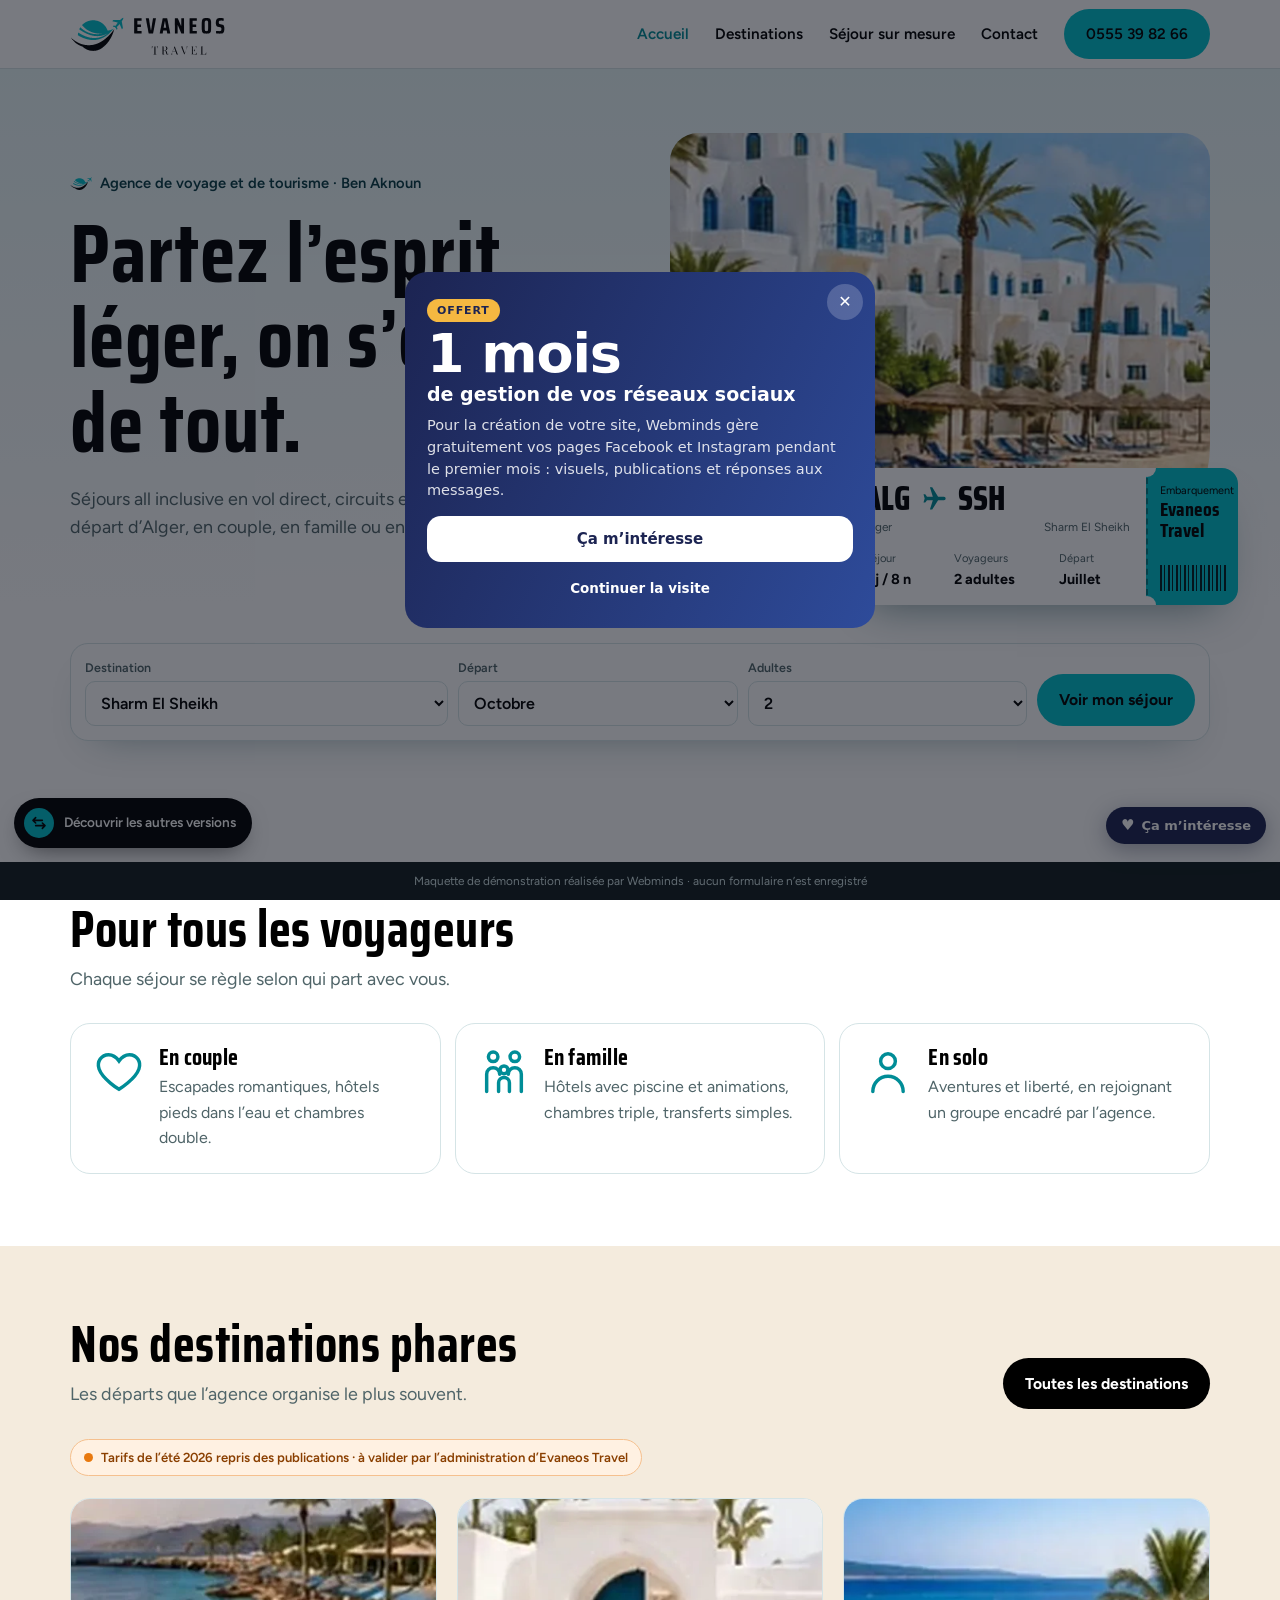
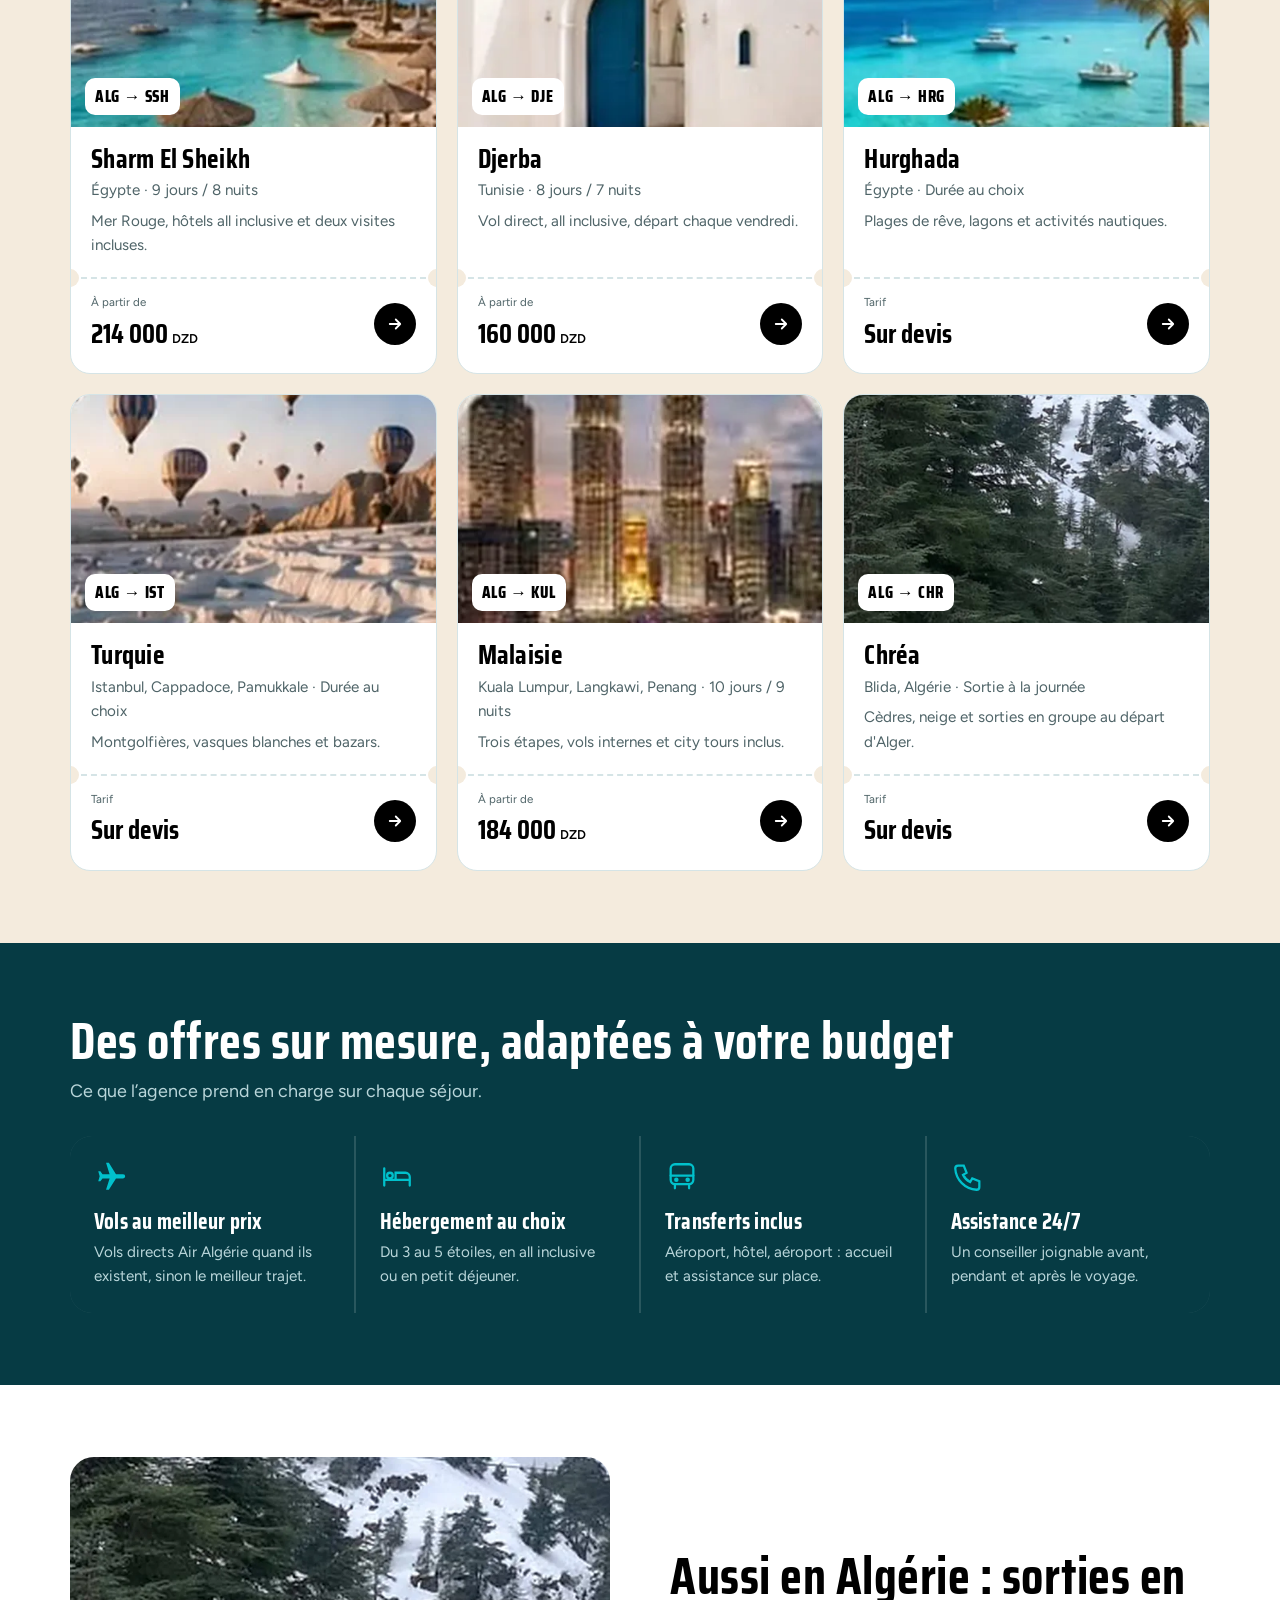
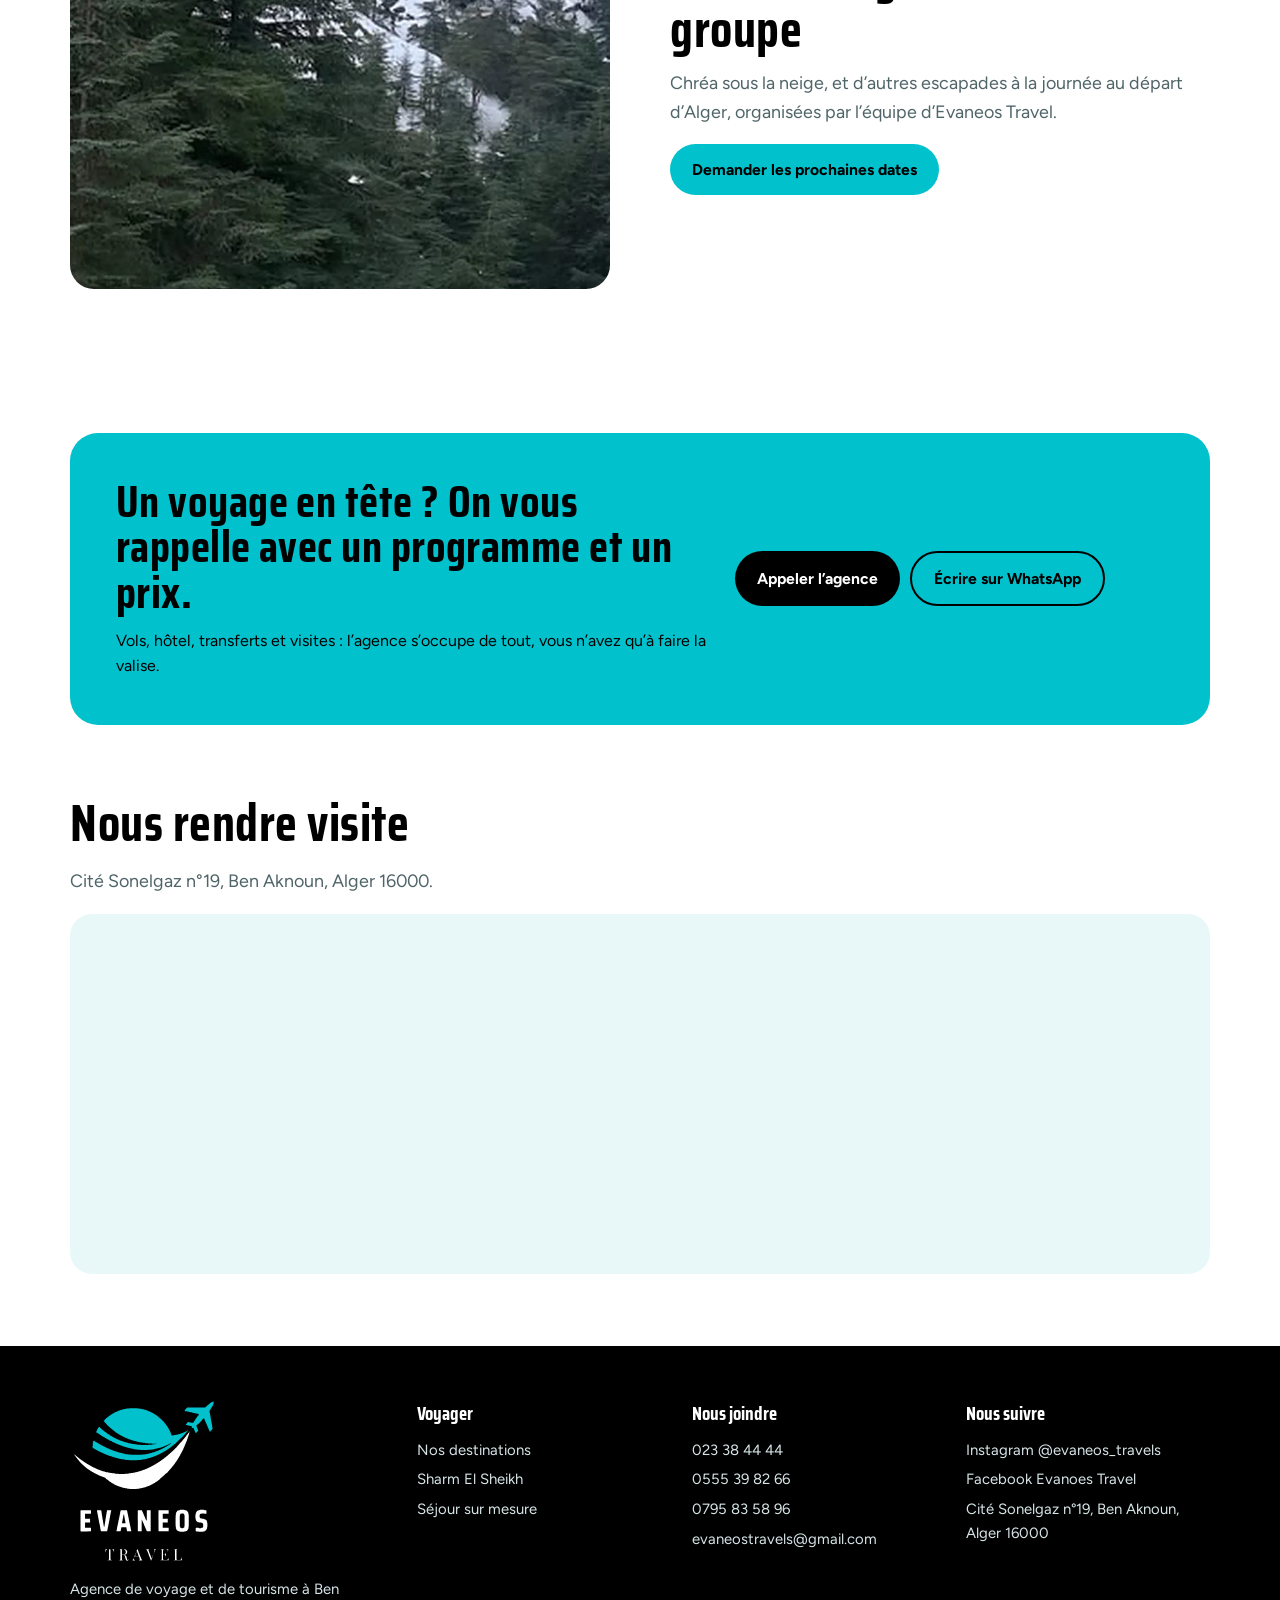
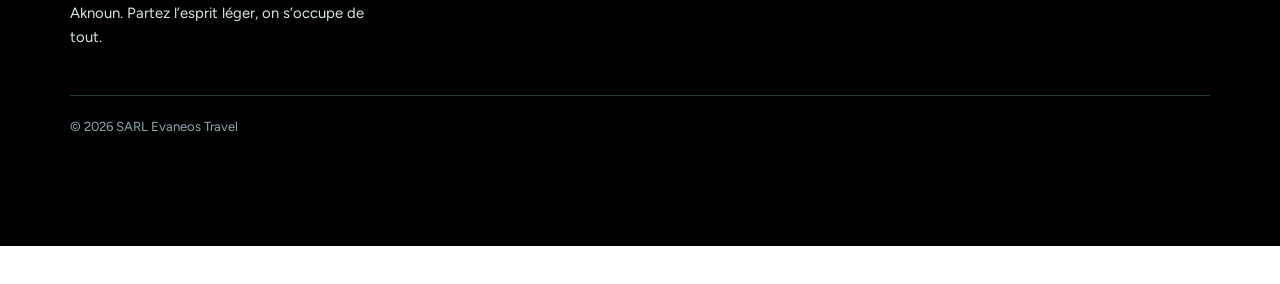
<file: index.html>
<!doctype html>
<html lang="fr"><head><meta charset="utf-8">
<meta name="viewport" content="width=device-width, initial-scale=1, viewport-fit=cover">
<meta name="robots" content="noindex, nofollow">
<title>Accueil · Evaneos Travel, agence de voyages à Ben Aknoun</title>
<meta name="description" content="Evaneos Travel, agence de voyage et de tourisme à Ben Aknoun (Alger) : séjours all inclusive à Sharm El Sheikh, Djerba, Turquie, Malaisie.">
<link rel="icon" href="img/mark.svg">
<link rel="preload" href="fonts/saira-condensed-latin-800-normal.woff2" as="font" type="font/woff2" crossorigin>
<link rel="stylesheet" href="css/style.css">
</head><body>
<header class="hd"><div class="wrap">
<a class="brand" href="index.html" aria-label="Evaneos Travel, accueil"><img class="bm" src="img/mark.svg" alt=""><img class="bw" src="img/word.svg" alt="Evaneos Travel"></a>
<nav class="nav" aria-label="Principal"><a href="index.html" aria-current=page>Accueil</a><a href="destinations.html">Destinations</a><a href="devis.html">Séjour sur mesure</a><a href="contact.html">Contact</a><a class="btn btn-main" href="tel:+213555398266">0555 39 82 66</a></nav>
<button class="burger" aria-label="Menu" aria-expanded="false"><span></span></button>
</div><nav class="mnav" aria-label="Menu mobile"><a href="index.html" aria-current=page>Accueil</a><a href="destinations.html">Destinations</a><a href="devis.html">Séjour sur mesure</a><a href="contact.html">Contact</a><a href="tel:+213555398266">Appeler : 0555 39 82 66</a></nav></header>
<main>
<section class="hero"><div class="wrap hero-grid">
<div>
<span class="tag"><img src="img/mark.svg" alt="">Agence de voyage et de tourisme · Ben Aknoun</span>
<h1>Partez l’esprit léger, on s’occupe de tout.</h1>
<p class="lead">Séjours all inclusive en vol direct, circuits et sorties en groupe au départ d’Alger, en couple, en famille ou en solo.</p>
</div>
<div class="hero-visual"><div class="hero-photo"><img src="img/djerba-hotel.webp" alt="Hôtel en bord de mer à Djerba"></div><div class="pass" aria-label="Billet d’exemple">
<div class="pm"><div class="route">ALG <svg viewBox="0 0 24 24" fill="currentColor"><path d="M21 15.5v-2l-8-5V3.5a1.5 1.5 0 0 0-3 0V8.5l-8 5v2l8-2.5V18l-2 1.5V21l3.5-1 3.5 1v-1.5L13 18v-5z" transform="rotate(90 12 12)"/></svg> <span>SSH</span></div>
<div class="cities"><span>Alger</span><span>Sharm El Sheikh</span></div>
<div class="meta"><div><span>Séjour</span><b>9 j / 8 n</b></div><div><span>Voyageurs</span><b>2 adultes</b></div><div><span>Départ</span><b>Juillet</b></div></div></div>
<div class="ps"><div><small>Embarquement</small><b>Evaneos<br>Travel</b></div><div class="bar"></div></div></div></div>
<form class="finder" id="finder">
<label>Destination<select name="dest"><option value="sharm">Sharm El Sheikh</option><option value="djerba">Djerba</option><option value="hurghada">Hurghada</option><option value="turquie">Turquie</option><option value="malaisie">Malaisie</option><option value="chrea">Chréa</option></select></label>
<label>Départ<select name="mois"><option>Octobre</option><option>Novembre</option><option>Décembre</option><option>Janvier</option><option>Février</option><option>Mars</option><option>Avril</option><option>Mai</option><option>Juin</option><option>Juillet</option><option>Août</option><option>Septembre</option></select></label>
<label>Adultes<select name="adultes"><option>1</option><option selected>2</option><option>3</option><option>4</option><option>5</option></select></label>
<button class="btn btn-main" type="submit">Voir mon séjour</button>
</form>
</div></section>

<section class="sec"><div class="wrap">
<div class="sec-head"><div><h2>Pour tous les voyageurs</h2><p class="lead">Chaque séjour se règle selon qui part avec vous.</p></div></div>
<div class="who">
<article><svg viewBox="0 0 24 24" fill="none" stroke="currentColor" stroke-width="1.6"><path d="M12 20s-7.5-4.6-9.2-9.4C1.6 7.2 3.9 4 7.2 4c2 0 3.6 1.2 4.8 2.9C13.2 5.2 14.8 4 16.8 4c3.3 0 5.6 3.2 4.4 6.6C19.5 15.4 12 20 12 20z"/></svg><div><h3>En couple</h3><p>Escapades romantiques, hôtels pieds dans l’eau et chambres double.</p></div></article>
<article><svg viewBox="0 0 24 24" fill="none" stroke="currentColor" stroke-width="1.6" stroke-linecap="round"><circle cx="7" cy="5" r="2.2"/><circle cx="17" cy="5" r="2.2"/><circle cx="12" cy="11" r="1.8"/><path d="M4 21v-8a3 3 0 0 1 6 0M14 13a3 3 0 0 1 6 0v8M9.5 21v-4a2.5 2.5 0 0 1 5 0v4"/></svg><div><h3>En famille</h3><p>Hôtels avec piscine et animations, chambres triple, transferts simples.</p></div></article>
<article><svg viewBox="0 0 24 24" fill="none" stroke="currentColor" stroke-width="1.6" stroke-linecap="round"><circle cx="12" cy="7" r="3.4"/><path d="M5 21c0-4 3.1-7 7-7s7 3 7 7"/></svg><div><h3>En solo</h3><p>Aventures et liberté, en rejoignant un groupe encadré par l’agence.</p></div></article>
</div></div></section>

<section class="sec sand"><div class="wrap">
<div class="sec-head"><div><h2>Nos destinations phares</h2><p class="lead">Les départs que l’agence organise le plus souvent.</p></div><a class="btn btn-dark" href="destinations.html">Toutes les destinations</a></div>
<p style="margin-bottom:22px"><span class="pastille">Tarifs de l’été 2026 repris des publications · à valider par l’administration d’Evaneos Travel</span></p>
<div class="tickets" data-tickets="6"></div>
</div></section>

<section class="sec dark"><div class="wrap">
<div class="sec-head"><div><h2>Des offres sur mesure, adaptées à votre budget</h2><p class="lead">Ce que l’agence prend en charge sur chaque séjour.</p></div></div>
<div class="serv">
<div><svg viewBox="0 0 24 24" fill="currentColor"><path d="M21 15.5v-2l-8-5V3.5a1.5 1.5 0 0 0-3 0V8.5l-8 5v2l8-2.5V18l-2 1.5V21l3.5-1 3.5 1v-1.5L13 18v-5z" transform="rotate(90 12 12)"/></svg><h3>Vols au meilleur prix</h3><p>Vols directs Air Algérie quand ils existent, sinon le meilleur trajet.</p></div>
<div><svg viewBox="0 0 24 24" fill="none" stroke="currentColor" stroke-width="1.6" stroke-linecap="round"><path d="M3 18V6M3 14h18v4M21 14v-2a3 3 0 0 0-3-3h-7v5"/><circle cx="7" cy="11" r="2"/></svg><h3>Hébergement au choix</h3><p>Du 3 au 5 étoiles, en all inclusive ou en petit déjeuner.</p></div>
<div><svg viewBox="0 0 24 24" fill="none" stroke="currentColor" stroke-width="1.6" stroke-linecap="round"><rect x="4" y="3" width="16" height="14" rx="3"/><path d="M4 11h16M7 20v-3M17 20v-3"/><circle cx="8" cy="14" r=".8" fill="currentColor"/><circle cx="16" cy="14" r=".8" fill="currentColor"/></svg><h3>Transferts inclus</h3><p>Aéroport, hôtel, aéroport : accueil et assistance sur place.</p></div>
<div><svg viewBox="0 0 24 24" fill="none" stroke="currentColor" stroke-width="1.6" stroke-linecap="round"><path d="M5 4h4l2 5-2.5 1.5a11 11 0 0 0 5 5L15 13l5 2v4a2 2 0 0 1-2 2A16 16 0 0 1 3 6a2 2 0 0 1 2-2"/></svg><h3>Assistance 24/7</h3><p>Un conseiller joignable avant, pendant et après le voyage.</p></div>
</div></div></section>

<section class="sec"><div class="wrap split">
<div class="img"><img src="img/chrea.webp" alt="Forêt de cèdres enneigée à Chréa" loading="lazy"></div>
<div><h2>Aussi en Algérie : sorties en groupe</h2><p class="lead" style="margin-top:14px">Chréa sous la neige, et d’autres escapades à la journée au départ d’Alger, organisées par l’équipe d’Evaneos Travel.</p><a class="btn btn-main" href="devis.html?dest=chrea">Demander les prochaines dates</a></div>
</div></section>
<section class="sec"><div class="wrap"><div class="cta">
<div><h2>Un voyage en tête ? On vous rappelle avec un programme et un prix.</h2><p style="margin:12px 0 0">Vols, hôtel, transferts et visites : l’agence s’occupe de tout, vous n’avez qu’à faire la valise.</p></div>
<div class="phones"><a class="btn btn-dark" href="tel:+213555398266">Appeler l’agence</a><a class="btn btn-ghost" href="https://wa.me/213795835896" target="_blank" rel="noopener">Écrire sur WhatsApp</a></div>
</div></div></section>
<section class="sec" style="padding-top:0"><div class="wrap">
<h2 style="margin-bottom:18px">Nous rendre visite</h2><p class="lead">Cité Sonelgaz n°19, Ben Aknoun, Alger 16000.</p>
<iframe class="map" src="https://maps.google.com/maps?q=Cit%C3%A9%20Sonelgaz%2C%20Ben%20Aknoun%2C%20Alger&z=15&output=embed" loading="lazy" title="Carte : Evaneos Travel à Ben Aknoun" referrerpolicy="no-referrer-when-downgrade"></iframe>
</div></section></main>
<footer class="ft"><div class="wrap">
<div><img src="img/logo-light.svg" alt="Evaneos Travel"><p style="margin-top:14px;max-width:34ch">Agence de voyage et de tourisme à Ben Aknoun. Partez l’esprit léger, on s’occupe de tout.</p></div>
<div><h4>Voyager</h4><ul><li><a href="destinations.html">Nos destinations</a></li><li><a href="sejour-sharm-el-sheikh.html">Sharm El Sheikh</a></li><li><a href="devis.html">Séjour sur mesure</a></li></ul></div>
<div><h4>Nous joindre</h4><ul><li><a href="tel:+21323384444">023 38 44 44</a></li><li><a href="tel:+213555398266">0555 39 82 66</a></li><li><a href="tel:+213795835896">0795 83 58 96</a></li><li><a href="mailto:evaneostravels@gmail.com">evaneostravels@gmail.com</a></li></ul></div>
<div><h4>Nous suivre</h4><ul><li><a href="https://www.instagram.com/evaneos_travels/" target="_blank" rel="noopener">Instagram @evaneos_travels</a></li><li><a href="https://www.facebook.com/search/top?q=Evanoes%20travel" target="_blank" rel="noopener">Facebook Evanoes Travel</a></li><li>Cité Sonelgaz n°19, Ben Aknoun, Alger 16000</li></ul></div>
<p class="copy">© 2026 SARL Evaneos Travel</p>
</div></footer>
<details class="vmenu"><summary><i><svg viewBox="0 0 24 24" fill="none" stroke="currentColor" stroke-width="2.4" stroke-linecap="round" stroke-linejoin="round"><path d="M7 4L3 8l4 4M3 8h14M17 20l4-4-4-4M21 16H7"/></svg></i>Découvrir les autres versions</summary><nav><a href="v3/index.html">Version sur mesure</a><a href="v2/index.html">Version tableau des départs</a></nav></details>
<div class="demo">Maquette de démonstration réalisée par Webminds · aucun formulaire n’est enregistré</div>
<script src="js/data.js"></script><script src="js/main.js"></script><script data-wml>(function(){if(window.__wmL)return;window.__wmL=1;
var C={"p": "Evaneos Travel", "mail": null, "wa": "213797372452", "v": [["/", "Version corporate", "Claire et rassurante"], ["/v2/", "Version 2", ""], ["/v3/", "Version 3", ""]]};
function ready(f){document.readyState==='loading'?document.addEventListener('DOMContentLoaded',f):f()}
ready(function(){
var css='.wmL-b{position:fixed;right:14px;bottom:calc(56px + env(safe-area-inset-bottom));z-index:2147483000;border:0;border-radius:999px;background:#1C2452;color:#fff;font:700 13px/1 system-ui,-apple-system,Segoe UI,Roboto,sans-serif;padding:11px 15px;box-shadow:0 6px 22px rgba(20,30,60,.35);cursor:pointer;display:flex;align-items:center;gap:7px}'
+'@media(max-width:520px){.wmL-b{bottom:calc(112px + env(safe-area-inset-bottom));font-size:12.5px;padding:10px 13px}}'
+'.wmL-m{position:fixed;inset:0;z-index:2147483001;background:rgba(10,14,25,.55);display:none;align-items:flex-end;justify-content:center;font-family:system-ui,-apple-system,Segoe UI,Roboto,sans-serif}.wmL-m.on{display:flex}@media(min-width:700px){.wmL-m{align-items:center;padding:20px}}'
+'.wmL-x{box-sizing:border-box;position:relative;background:#fff;color:#1C2452;width:100%;max-width:470px;max-height:92vh;overflow:auto;border-radius:22px 22px 0 0;padding:24px 22px calc(22px + env(safe-area-inset-bottom));text-align:left}@media(min-width:700px){.wmL-x{border-radius:22px}}'
+'.wmL-x *{box-sizing:border-box}.wmL-c{position:absolute;top:12px;right:12px;width:36px;height:36px;border:0;border-radius:50%;background:#F0F2F1;font-size:16px;cursor:pointer;color:#1C2452}'
+'.wmL-x h3{font:800 26px/1.1 system-ui,-apple-system,sans-serif;margin:4px 40px 10px 0;color:inherit}.wmL-x p{margin:0 0 14px;line-height:1.5;font-size:14.5px;opacity:.85}'
+'.wmL-o{background:linear-gradient(115deg,#1C2452,#2E4B9A);color:#fff}.wmL-o .wmL-c{background:rgba(255,255,255,.2);color:#fff}.wmL-big{font:900 54px/.95 system-ui,-apple-system,sans-serif;letter-spacing:-.02em;margin:6px 0 2px}.wmL-big small{display:block;font-size:19px;font-weight:700;letter-spacing:0;margin-top:6px}'
+'.wmL-tag{display:inline-block;background:#F5B841;color:#1C2452;font:800 11px system-ui,sans-serif;letter-spacing:.08em;border-radius:999px;padding:5px 10px}'
+'.wmL-btn{display:flex;align-items:center;justify-content:center;width:100%;border:0;border-radius:14px;padding:14px;font:800 15px system-ui,-apple-system,sans-serif;cursor:pointer;margin-top:8px}.wmL-w{background:#fff;color:#1C2452}.wmL-g{background:#1FAF55;color:#fff}.wmL-n{background:#1C2452;color:#fff}.wmL-l{background:transparent;color:inherit;font-weight:600;font-size:13.5px;padding:10px}'
+'.wmL-s{font:700 11.5px system-ui,sans-serif;text-transform:uppercase;letter-spacing:.06em;opacity:.6;margin:12px 0 8px}.wmL-ch{display:grid;gap:8px}.wmL-ch label{display:flex;align-items:center;gap:10px;border:1.5px solid #E2E6E3;border-radius:12px;padding:11px 12px;cursor:pointer;font-size:14px;font-weight:600}.wmL-ch label small{display:block;font-weight:500;opacity:.65;font-size:12px}.wmL-ch input{width:18px;height:18px;flex:none;accent-color:#1FAF55}'
+'.wmL-f{display:grid;gap:8px;margin:12px 0 6px}.wmL-f input{border:1.5px solid #E2E6E3;border-radius:12px;padding:12px;font:500 16px system-ui,sans-serif;color:#1C2452;background:#fff;-webkit-user-select:text!important;user-select:text!important;width:100%}'
+'.wmL-ok{text-align:center}.wmL-ok i{display:grid;place-items:center;width:64px;height:64px;margin:6px auto 12px;border-radius:50%;background:#E8F7EE;color:#1FAF55;font-style:normal;font-size:30px}';
var st=document.createElement('style');st.textContent=css;document.head.appendChild(st);
function ss(k,v){try{if(v===undefined)return sessionStorage.getItem(k);sessionStorage.setItem(k,v)}catch(e){}}
var p=location.pathname,cur=0;C.v.forEach(function(v,i){if(v[0]!=='/'&&p.indexOf(v[0])===0)cur=i});
var off=document.createElement('div');off.className='wmL-m';off.innerHTML='<div class="wmL-x wmL-o" role="dialog" aria-modal="true"><button class="wmL-c" type="button" aria-label="Fermer">✕</button><span class="wmL-tag">OFFERT</span><div class="wmL-big">1 mois<small>de gestion de vos réseaux sociaux</small></div><p style="margin-top:12px">Pour la création de votre site, Webminds gère gratuitement vos pages Facebook et Instagram pendant le premier mois : visuels, publications et réponses aux messages.</p><button class="wmL-btn wmL-w" type="button" data-i>Ça m’intéresse</button><button class="wmL-btn wmL-l" type="button" data-c>Continuer la visite</button></div>';
var ch='';C.v.forEach(function(v,i){ch+='<label><input type="radio" name="wmLv" value="'+v[1]+'"'+(i===cur?' checked':'')+'><span>'+v[1]+(v[2]?'<small>'+v[2]+'</small>':'')+'</span></label>'});
var it=document.createElement('div');it.className='wmL-m';it.innerHTML='<div class="wmL-x" role="dialog" aria-modal="true"><button class="wmL-c" type="button" aria-label="Fermer">✕</button><div data-s1><h3>Cette maquette vous plaît ?</h3><p>Choisissez la version qui vous intéresse : Webminds vous recontacte pour vous la présenter.</p>'+(C.v.length>1?'<div class="wmL-s">La version préférée</div><div class="wmL-ch">'+ch+'</div>':'')+'<div class="wmL-s">En plus</div><div class="wmL-ch"><label><input type="checkbox" value="Gestion des réseaux sociaux (1 mois offert)"><span>Réseaux sociaux<small>1 mois de gestion offert avec le site</small></span></label></div><div class="wmL-f"><input name="n" placeholder="Votre nom" autocomplete="name"><input name="t" type="tel" inputmode="tel" placeholder="Votre téléphone (facultatif)" autocomplete="tel"></div><button class="wmL-btn wmL-g" type="button" data-w>Envoyer sur WhatsApp</button>'+(C.mail?'<button class="wmL-btn wmL-l" type="button" data-e>Envoyer par e-mail</button>':'')+'</div><div class="wmL-ok" data-s2 hidden><i>✓</i><h3 style="margin:0 0 8px">Merci !</h3><p>Votre choix a bien été transmis à Webminds. Nous vous recontactons très vite.</p><button class="wmL-btn wmL-n" type="button" data-c>Continuer la visite</button></div></div>';
document.body.appendChild(off);document.body.appendChild(it);
var b=document.createElement('button');b.type='button';b.className='wmL-b';b.innerHTML='<b style="font-size:15px">♥</b>Ça m’intéresse';document.body.appendChild(b);
function op(m){off.classList.remove('on');it.classList.remove('on');m.classList.add('on')}
[off,it].forEach(function(m){m.addEventListener('click',function(e){if(e.target===m||e.target.closest('.wmL-c')||e.target.closest('[data-c]'))m.classList.remove('on')})});
b.onclick=function(){op(it)};off.querySelector('[data-i]').onclick=function(){op(it)};
function msg(){var v=(it.querySelector('input[name=wmLv]:checked')||{}).value||C.v[cur][1],x=[].map.call(it.querySelectorAll('input[type=checkbox]:checked'),function(c){return c.value}),n=it.querySelector('[name=n]').value.trim(),t=it.querySelector('[name=t]').value.trim();
 return{v:v,x:x,n:n,t:t,txt:'Bonjour Webminds, la maquette '+C.p+' m’intéresse.\nVersion préférée : '+v+(x.length?'\nEn plus : '+x.join(', '):'')+(n?'\nNom : '+n:'')+(t?'\nTéléphone : '+t:'')+'\nLien : '+location.origin+C.v[cur][0]}}
function mail(m){if(!C.mail)return;try{fetch('https://formsubmit.co/ajax/'+C.mail,{method:'POST',keepalive:true,headers:{'Content-Type':'application/json','Accept':'application/json'},body:JSON.stringify({_subject:'Maquette '+C.p+' : intéressé ('+m.v+')',Prospect:C.p,Version:m.v,Options:m.x.join(', ')||'-',Nom:m.n||'-',Telephone:m.t||'-',Lien:location.origin+C.v[cur][0],_template:'table',_captcha:'false'})}).catch(function(){})}catch(e){}}
function done(){it.querySelector('[data-s1]').hidden=true;it.querySelector('[data-s2]').hidden=false;ss('wmL-sent','1')}
it.querySelector('[data-w]').onclick=function(){var m=msg();mail(m);done();location.href='https://wa.me/'+C.wa+'?text='+encodeURIComponent(m.txt)};
var e=it.querySelector('[data-e]');if(e)e.onclick=function(){mail(msg());done()};
var sh=ss('wmL-off');addEventListener('scroll',function(){var r=(scrollY+innerHeight)/document.documentElement.scrollHeight;
 if(!sh&&scrollY>500&&r>.3){sh=1;ss('wmL-off','1');op(off)}
 if(!ss('wmL-it')&&!ss('wmL-sent')&&sh&&r>.92&&!off.classList.contains('on')){ss('wmL-it','1');op(it)}},{passive:true});
});})();
</script></body></html>
</file>
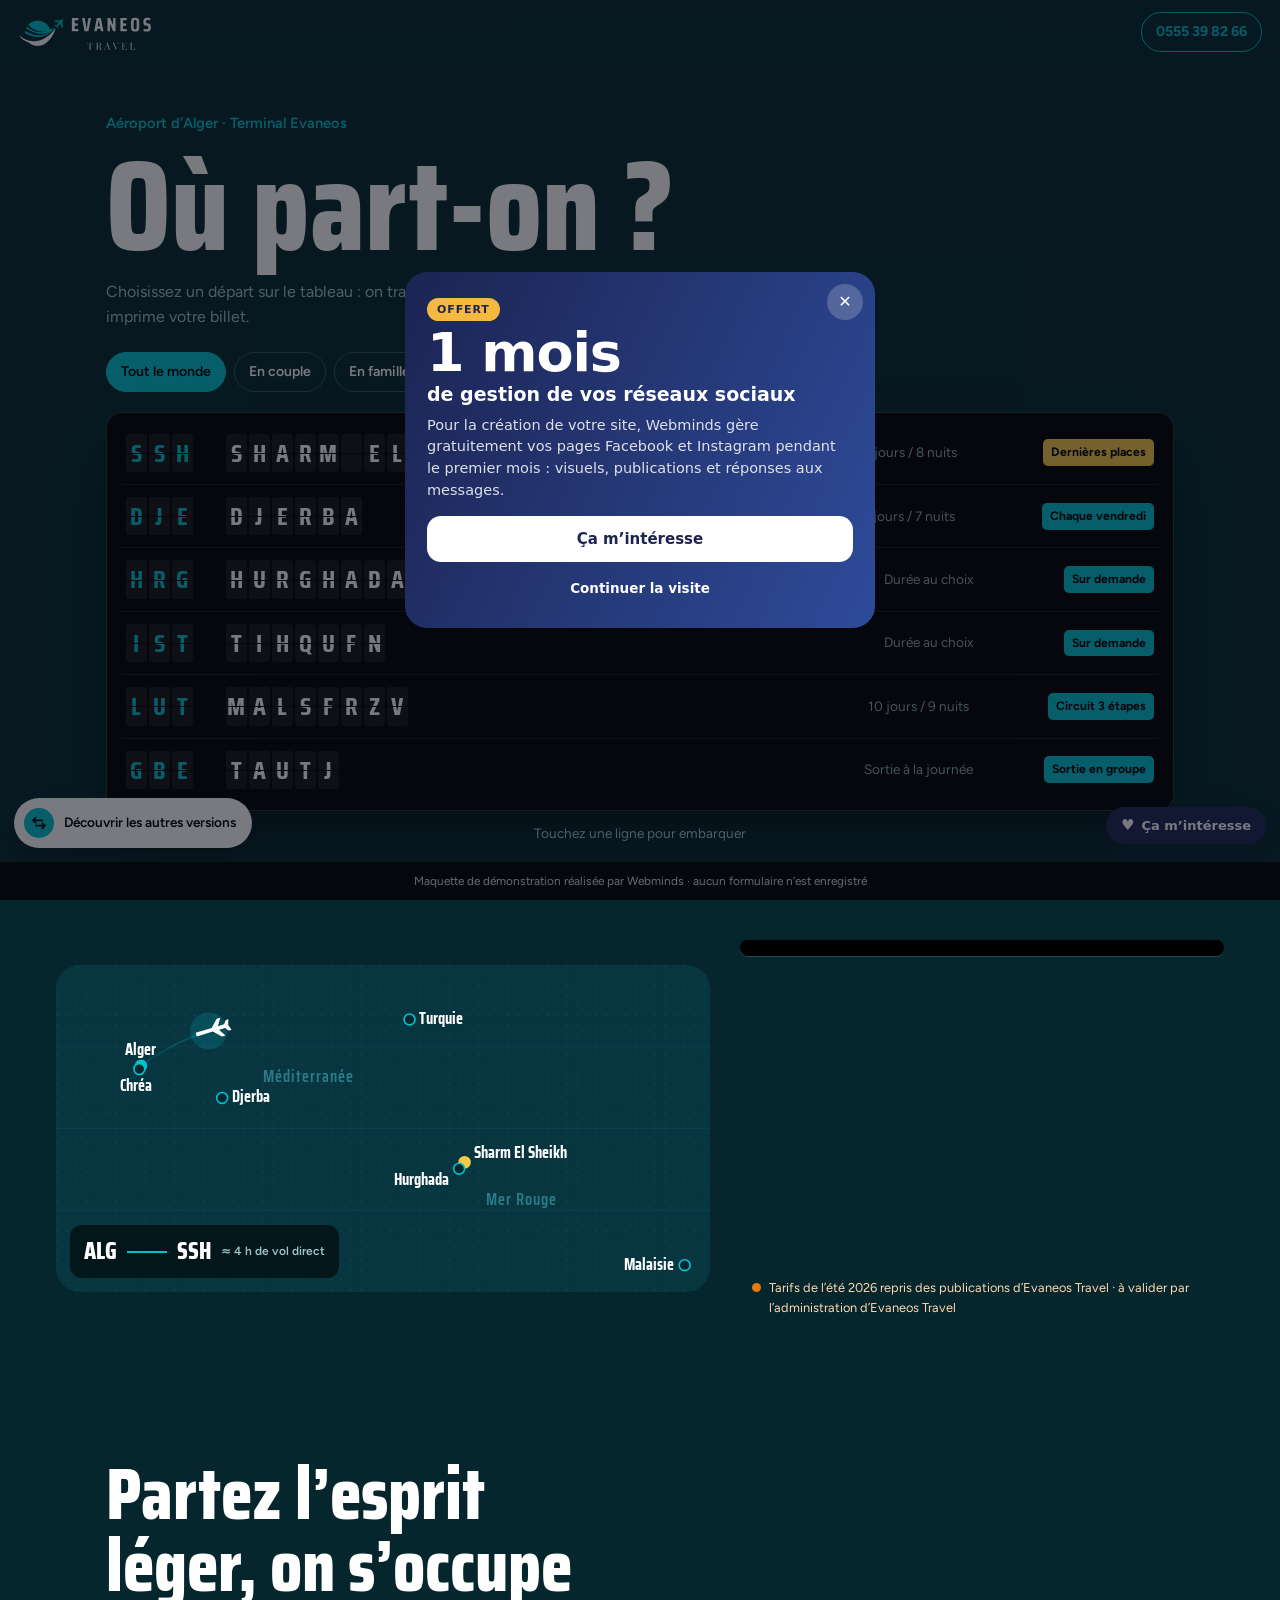
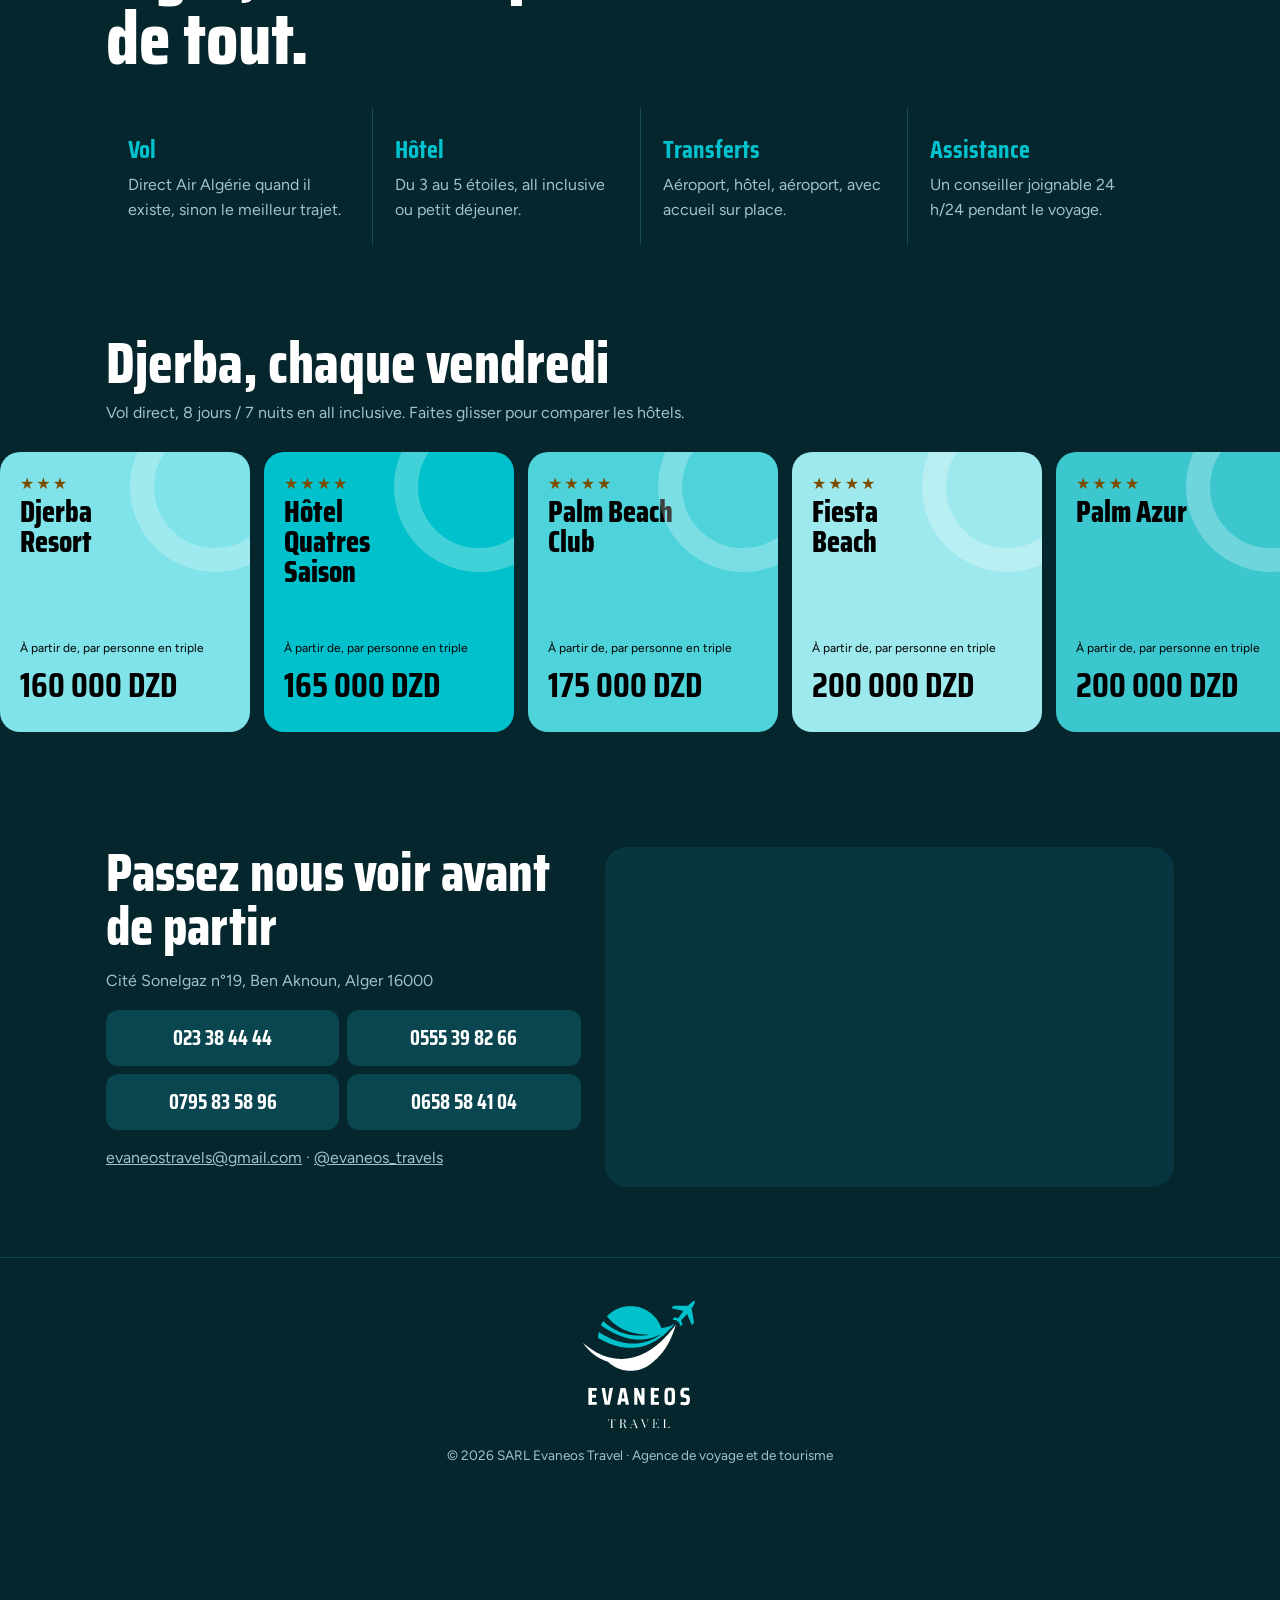
<file: v2/index.html>
<!doctype html>
<html lang="fr"><head><meta charset="utf-8">
<meta name="viewport" content="width=device-width, initial-scale=1, viewport-fit=cover">
<meta name="robots" content="noindex, nofollow">
<title>Evaneos Travel · Tableau des départs</title>
<meta name="description" content="Evaneos Travel, agence de voyage et de tourisme à Ben Aknoun : choisissez votre départ, on s’occupe de tout.">
<link rel="icon" href="../img/mark.svg">
<link rel="stylesheet" href="v2.css">
</head><body>
<header class="top">
  <a href="#" class="logo" aria-label="Evaneos Travel"><img src="../img/mark-light.svg" alt=""><img src="../img/word-light.svg" alt="Evaneos Travel" class="w"></a>
  <a class="call" href="tel:+213555398266">0555 39 82 66</a>
</header>

<main>
<section class="board-sec" id="depart">
  <div class="intro">
    <p class="kicker">Aéroport d’Alger · Terminal Evaneos</p>
    <h1>Où part-on ?</h1>
    <p class="sub">Choisissez un départ sur le tableau : on trace le vol et on imprime votre billet.</p>
  </div>
  <div class="who" role="group" aria-label="Qui voyage">
    <button class="on" data-who="tous">Tout le monde</button>
    <button data-who="couple">En couple</button>
    <button data-who="famille">En famille</button>
    <button data-who="solo">En solo</button>
  </div>
  <div class="board" role="list" id="board"></div>
  <p class="hint">Touchez une ligne pour embarquer</p>
</section>

<section class="flight" id="flight">
  <div class="map-wrap">
    <svg id="map" viewBox="0 0 1200 600" aria-label="Trajet du vol depuis Alger">
      <defs>
        <pattern id="dots" width="18" height="18" patternUnits="userSpaceOnUse"><circle cx="2" cy="2" r="1.3" fill="#1f6d77"/></pattern>
        <linearGradient id="trail" x1="0" x2="1"><stop offset="0" stop-color="#01C1CC" stop-opacity=".1"/><stop offset="1" stop-color="#01C1CC"/></linearGradient>
      </defs>
      <rect width="1200" height="600" fill="url(#dots)" opacity=".55"/>
      <g class="lat"><path d="M0 150H1200M0 300H1200M0 450H1200"/></g>
      <text x="380" y="215" class="sea">Méditerranée</text>
      <text x="790" y="440" class="sea">Mer Rouge</text>
      <g id="pins"></g>
      <path id="route" d="" fill="none" stroke="url(#trail)" stroke-width="3" stroke-linecap="round" stroke-dasharray="6 9"/>
      <g id="plane" transform="translate(-100,-100)"><circle r="20" fill="#01C1CC" opacity=".18"/><path d="M-14 -2 L4 -2 L12 -10 L16 -10 L11 -2 L18 -2 L21 -6 L24 -6 L22 0 L24 6 L21 6 L18 2 L11 2 L16 10 L12 10 L4 2 L-14 2 Z" fill="#fff"/></g>
    </svg>
    <div class="flight-info" id="finfo"><span id="fi-from">ALG</span><i></i><span id="fi-to">—</span><small id="fi-h"></small></div>
  </div>

  <div class="printer">
    <div class="slot" aria-hidden="true"></div>
    <div class="paper" id="paper">
      <article class="bp" id="bp">
        <div class="bp-main">
          <div class="bp-top"><img src="../img/logo.svg" alt="Evaneos Travel"><span>Carte d’embarquement</span></div>
          <div class="bp-route"><div><b>ALG</b><small>Alger</small></div><svg viewBox="0 0 40 12"><path d="M0 6h34M28 1l6 5-6 5" fill="none" stroke="currentColor" stroke-width="2"/></svg><div><b id="bp-code">SSH</b><small id="bp-city">Sharm El Sheikh</small></div></div>
          <div class="bp-grid">
            <div><small>Séjour</small><b id="bp-dur">—</b></div>
            <div><small>Voyageurs</small><b id="bp-who">2 adultes</b></div>
            <div><small>Tarif</small><b id="bp-price">—</b></div>
            <div><small>Vol</small><b id="bp-h">—</b></div>
          </div>
          <p class="bp-pitch" id="bp-pitch"></p>
        </div>
        <div class="bp-stub" id="stub">
          <small>Passager</small><b>Vous</b>
          <small>Porte</small><b>Ben Aknoun</b>
          <button class="tear" id="tear">Détacher et réserver</button>
        </div>
      </article>
    </div>
    <p class="price-note"><span class="dot"></span>Tarifs de l’été 2026 repris des publications d’Evaneos Travel · à valider par l’administration d’Evaneos Travel</p>
  </div>
</section>

<section class="promise">
  <h2>Partez l’esprit léger, on s’occupe de tout.</h2>
  <div class="ptiles">
    <div><b>Vol</b><p>Direct Air Algérie quand il existe, sinon le meilleur trajet.</p></div>
    <div><b>Hôtel</b><p>Du 3 au 5 étoiles, all inclusive ou petit déjeuner.</p></div>
    <div><b>Transferts</b><p>Aéroport, hôtel, aéroport, avec accueil sur place.</p></div>
    <div><b>Assistance</b><p>Un conseiller joignable 24 h/24 pendant le voyage.</p></div>
  </div>
</section>

<section class="djerba">
  <div class="dj-head"><h2>Djerba, chaque vendredi</h2><p>Vol direct, 8 jours / 7 nuits en all inclusive. Faites glisser pour comparer les hôtels.</p></div>
  <div class="dj-rail" id="rail"></div>
</section>

<section class="contact" id="contact">
  <div class="c-left">
    <h2>Passez nous voir avant de partir</h2>
    <p>Cité Sonelgaz n°19, Ben Aknoun, Alger 16000</p>
    <div class="nums">
      <a href="tel:+21323384444">023 38 44 44</a><a href="tel:+213555398266">0555 39 82 66</a><a href="tel:+213795835896">0795 83 58 96</a><a href="tel:+213658584104">0658 58 41 04</a>
    </div>
    <p><a href="mailto:evaneostravels@gmail.com">evaneostravels@gmail.com</a> · <a href="https://www.instagram.com/evaneos_travels/" target="_blank" rel="noopener">@evaneos_travels</a></p>
  </div>
  <iframe class="map-g" src="https://maps.google.com/maps?q=Cit%C3%A9%20Sonelgaz%2C%20Ben%20Aknoun%2C%20Alger&z=15&output=embed" loading="lazy" title="Carte : Evaneos Travel à Ben Aknoun" referrerpolicy="no-referrer-when-downgrade"></iframe>
</section>
<footer class="foot"><img src="../img/logo-light.svg" alt="Evaneos Travel"><p>© 2026 SARL Evaneos Travel · Agence de voyage et de tourisme</p></footer>
</main>

<dialog id="book" aria-labelledby="book-t">
  <form method="dialog" class="x"><button aria-label="Fermer">×</button></form>
  <h3 id="book-t">Réserver <span id="book-dest"></span></h3>
  <form id="bookf" class="bf">
    <label>Nom complet<input required autocomplete="name"></label>
    <label>Téléphone<input required type="tel" autocomplete="tel"></label>
    <label>Mois de départ<select><option>Octobre</option><option>Novembre</option><option>Décembre</option><option>Janvier</option><option>Février</option><option>Mars</option><option>Avril</option><option>Mai</option><option>Juin</option><option>Juillet</option><option>Août</option><option>Septembre</option></select></label>
    <button type="submit">Envoyer ma demande</button>
  </form>
  <p class="done" id="done" hidden>C’est noté. Un conseiller Evaneos Travel vous rappelle pour confirmer (maquette : rien n’est enregistré).</p>
</dialog>

<details class="vmenu"><summary><i><svg viewBox="0 0 24 24" fill="none" stroke="currentColor" stroke-width="2.4" stroke-linecap="round" stroke-linejoin="round"><path d="M7 4L3 8l4 4M3 8h14M17 20l4-4-4-4M21 16H7"/></svg></i>Découvrir les autres versions</summary><nav><a href="../v3/index.html">Version sur mesure</a><a href="../index.html">Version corporate</a></nav></details>
<div class="demo">Maquette de démonstration réalisée par Webminds · aucun formulaire n’est enregistré</div>
<script src="../js/data.js"></script><script src="v2.js"></script><script data-wml>(function(){if(window.__wmL)return;window.__wmL=1;
var C={"p": "Evaneos Travel", "mail": null, "wa": "213797372452", "v": [["/", "Version corporate", "Claire et rassurante"], ["/v2/", "Version 2", ""], ["/v3/", "Version 3", ""]]};
function ready(f){document.readyState==='loading'?document.addEventListener('DOMContentLoaded',f):f()}
ready(function(){
var css='.wmL-b{position:fixed;right:14px;bottom:calc(56px + env(safe-area-inset-bottom));z-index:2147483000;border:0;border-radius:999px;background:#1C2452;color:#fff;font:700 13px/1 system-ui,-apple-system,Segoe UI,Roboto,sans-serif;padding:11px 15px;box-shadow:0 6px 22px rgba(20,30,60,.35);cursor:pointer;display:flex;align-items:center;gap:7px}'
+'@media(max-width:520px){.wmL-b{bottom:calc(112px + env(safe-area-inset-bottom));font-size:12.5px;padding:10px 13px}}'
+'.wmL-m{position:fixed;inset:0;z-index:2147483001;background:rgba(10,14,25,.55);display:none;align-items:flex-end;justify-content:center;font-family:system-ui,-apple-system,Segoe UI,Roboto,sans-serif}.wmL-m.on{display:flex}@media(min-width:700px){.wmL-m{align-items:center;padding:20px}}'
+'.wmL-x{box-sizing:border-box;position:relative;background:#fff;color:#1C2452;width:100%;max-width:470px;max-height:92vh;overflow:auto;border-radius:22px 22px 0 0;padding:24px 22px calc(22px + env(safe-area-inset-bottom));text-align:left}@media(min-width:700px){.wmL-x{border-radius:22px}}'
+'.wmL-x *{box-sizing:border-box}.wmL-c{position:absolute;top:12px;right:12px;width:36px;height:36px;border:0;border-radius:50%;background:#F0F2F1;font-size:16px;cursor:pointer;color:#1C2452}'
+'.wmL-x h3{font:800 26px/1.1 system-ui,-apple-system,sans-serif;margin:4px 40px 10px 0;color:inherit}.wmL-x p{margin:0 0 14px;line-height:1.5;font-size:14.5px;opacity:.85}'
+'.wmL-o{background:linear-gradient(115deg,#1C2452,#2E4B9A);color:#fff}.wmL-o .wmL-c{background:rgba(255,255,255,.2);color:#fff}.wmL-big{font:900 54px/.95 system-ui,-apple-system,sans-serif;letter-spacing:-.02em;margin:6px 0 2px}.wmL-big small{display:block;font-size:19px;font-weight:700;letter-spacing:0;margin-top:6px}'
+'.wmL-tag{display:inline-block;background:#F5B841;color:#1C2452;font:800 11px system-ui,sans-serif;letter-spacing:.08em;border-radius:999px;padding:5px 10px}'
+'.wmL-btn{display:flex;align-items:center;justify-content:center;width:100%;border:0;border-radius:14px;padding:14px;font:800 15px system-ui,-apple-system,sans-serif;cursor:pointer;margin-top:8px}.wmL-w{background:#fff;color:#1C2452}.wmL-g{background:#1FAF55;color:#fff}.wmL-n{background:#1C2452;color:#fff}.wmL-l{background:transparent;color:inherit;font-weight:600;font-size:13.5px;padding:10px}'
+'.wmL-s{font:700 11.5px system-ui,sans-serif;text-transform:uppercase;letter-spacing:.06em;opacity:.6;margin:12px 0 8px}.wmL-ch{display:grid;gap:8px}.wmL-ch label{display:flex;align-items:center;gap:10px;border:1.5px solid #E2E6E3;border-radius:12px;padding:11px 12px;cursor:pointer;font-size:14px;font-weight:600}.wmL-ch label small{display:block;font-weight:500;opacity:.65;font-size:12px}.wmL-ch input{width:18px;height:18px;flex:none;accent-color:#1FAF55}'
+'.wmL-f{display:grid;gap:8px;margin:12px 0 6px}.wmL-f input{border:1.5px solid #E2E6E3;border-radius:12px;padding:12px;font:500 16px system-ui,sans-serif;color:#1C2452;background:#fff;-webkit-user-select:text!important;user-select:text!important;width:100%}'
+'.wmL-ok{text-align:center}.wmL-ok i{display:grid;place-items:center;width:64px;height:64px;margin:6px auto 12px;border-radius:50%;background:#E8F7EE;color:#1FAF55;font-style:normal;font-size:30px}';
var st=document.createElement('style');st.textContent=css;document.head.appendChild(st);
function ss(k,v){try{if(v===undefined)return sessionStorage.getItem(k);sessionStorage.setItem(k,v)}catch(e){}}
var p=location.pathname,cur=0;C.v.forEach(function(v,i){if(v[0]!=='/'&&p.indexOf(v[0])===0)cur=i});
var off=document.createElement('div');off.className='wmL-m';off.innerHTML='<div class="wmL-x wmL-o" role="dialog" aria-modal="true"><button class="wmL-c" type="button" aria-label="Fermer">✕</button><span class="wmL-tag">OFFERT</span><div class="wmL-big">1 mois<small>de gestion de vos réseaux sociaux</small></div><p style="margin-top:12px">Pour la création de votre site, Webminds gère gratuitement vos pages Facebook et Instagram pendant le premier mois : visuels, publications et réponses aux messages.</p><button class="wmL-btn wmL-w" type="button" data-i>Ça m’intéresse</button><button class="wmL-btn wmL-l" type="button" data-c>Continuer la visite</button></div>';
var ch='';C.v.forEach(function(v,i){ch+='<label><input type="radio" name="wmLv" value="'+v[1]+'"'+(i===cur?' checked':'')+'><span>'+v[1]+(v[2]?'<small>'+v[2]+'</small>':'')+'</span></label>'});
var it=document.createElement('div');it.className='wmL-m';it.innerHTML='<div class="wmL-x" role="dialog" aria-modal="true"><button class="wmL-c" type="button" aria-label="Fermer">✕</button><div data-s1><h3>Cette maquette vous plaît ?</h3><p>Choisissez la version qui vous intéresse : Webminds vous recontacte pour vous la présenter.</p>'+(C.v.length>1?'<div class="wmL-s">La version préférée</div><div class="wmL-ch">'+ch+'</div>':'')+'<div class="wmL-s">En plus</div><div class="wmL-ch"><label><input type="checkbox" value="Gestion des réseaux sociaux (1 mois offert)"><span>Réseaux sociaux<small>1 mois de gestion offert avec le site</small></span></label></div><div class="wmL-f"><input name="n" placeholder="Votre nom" autocomplete="name"><input name="t" type="tel" inputmode="tel" placeholder="Votre téléphone (facultatif)" autocomplete="tel"></div><button class="wmL-btn wmL-g" type="button" data-w>Envoyer sur WhatsApp</button>'+(C.mail?'<button class="wmL-btn wmL-l" type="button" data-e>Envoyer par e-mail</button>':'')+'</div><div class="wmL-ok" data-s2 hidden><i>✓</i><h3 style="margin:0 0 8px">Merci !</h3><p>Votre choix a bien été transmis à Webminds. Nous vous recontactons très vite.</p><button class="wmL-btn wmL-n" type="button" data-c>Continuer la visite</button></div></div>';
document.body.appendChild(off);document.body.appendChild(it);
var b=document.createElement('button');b.type='button';b.className='wmL-b';b.innerHTML='<b style="font-size:15px">♥</b>Ça m’intéresse';document.body.appendChild(b);
function op(m){off.classList.remove('on');it.classList.remove('on');m.classList.add('on')}
[off,it].forEach(function(m){m.addEventListener('click',function(e){if(e.target===m||e.target.closest('.wmL-c')||e.target.closest('[data-c]'))m.classList.remove('on')})});
b.onclick=function(){op(it)};off.querySelector('[data-i]').onclick=function(){op(it)};
function msg(){var v=(it.querySelector('input[name=wmLv]:checked')||{}).value||C.v[cur][1],x=[].map.call(it.querySelectorAll('input[type=checkbox]:checked'),function(c){return c.value}),n=it.querySelector('[name=n]').value.trim(),t=it.querySelector('[name=t]').value.trim();
 return{v:v,x:x,n:n,t:t,txt:'Bonjour Webminds, la maquette '+C.p+' m’intéresse.\nVersion préférée : '+v+(x.length?'\nEn plus : '+x.join(', '):'')+(n?'\nNom : '+n:'')+(t?'\nTéléphone : '+t:'')+'\nLien : '+location.origin+C.v[cur][0]}}
function mail(m){if(!C.mail)return;try{fetch('https://formsubmit.co/ajax/'+C.mail,{method:'POST',keepalive:true,headers:{'Content-Type':'application/json','Accept':'application/json'},body:JSON.stringify({_subject:'Maquette '+C.p+' : intéressé ('+m.v+')',Prospect:C.p,Version:m.v,Options:m.x.join(', ')||'-',Nom:m.n||'-',Telephone:m.t||'-',Lien:location.origin+C.v[cur][0],_template:'table',_captcha:'false'})}).catch(function(){})}catch(e){}}
function done(){it.querySelector('[data-s1]').hidden=true;it.querySelector('[data-s2]').hidden=false;ss('wmL-sent','1')}
it.querySelector('[data-w]').onclick=function(){var m=msg();mail(m);done();location.href='https://wa.me/'+C.wa+'?text='+encodeURIComponent(m.txt)};
var e=it.querySelector('[data-e]');if(e)e.onclick=function(){mail(msg());done()};
var sh=ss('wmL-off');addEventListener('scroll',function(){var r=(scrollY+innerHeight)/document.documentElement.scrollHeight;
 if(!sh&&scrollY>500&&r>.3){sh=1;ss('wmL-off','1');op(off)}
 if(!ss('wmL-it')&&!ss('wmL-sent')&&sh&&r>.92&&!off.classList.contains('on')){ss('wmL-it','1');op(it)}},{passive:true});
});})();
</script></body></html>
</file>
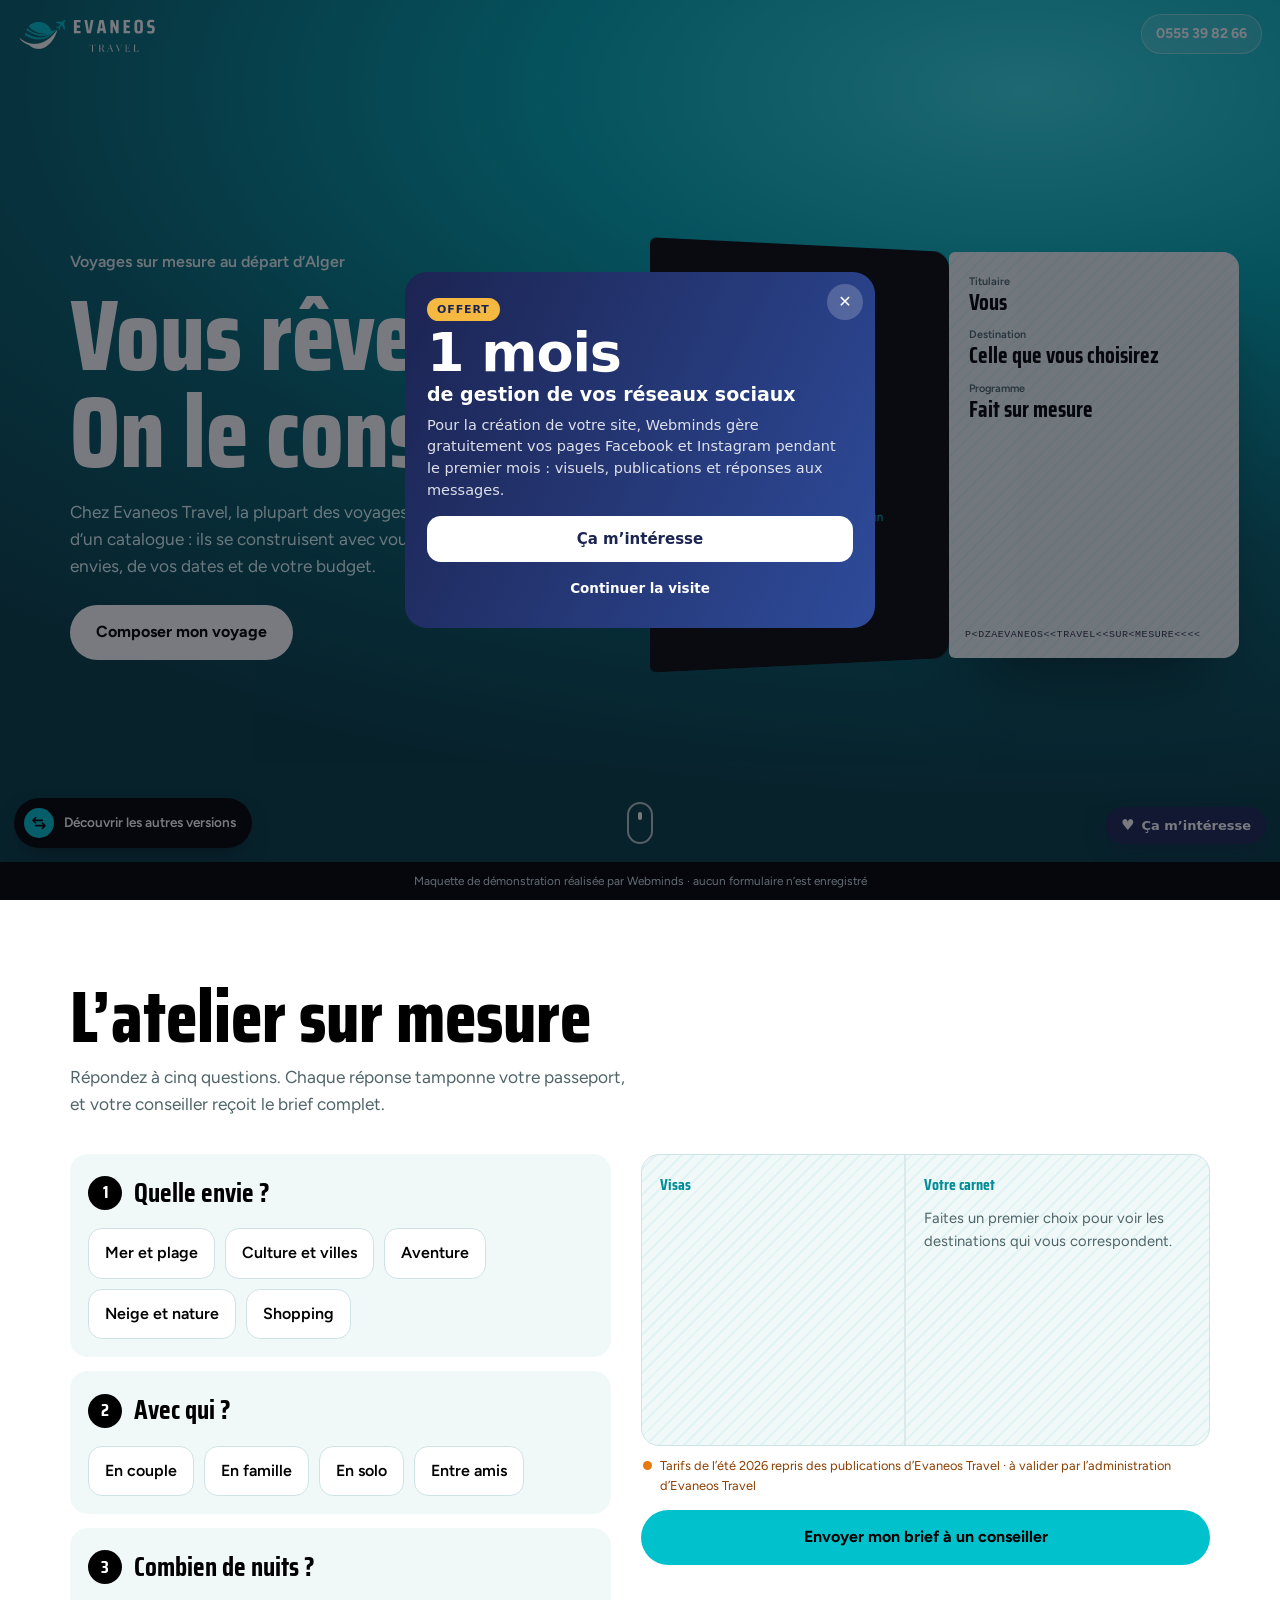
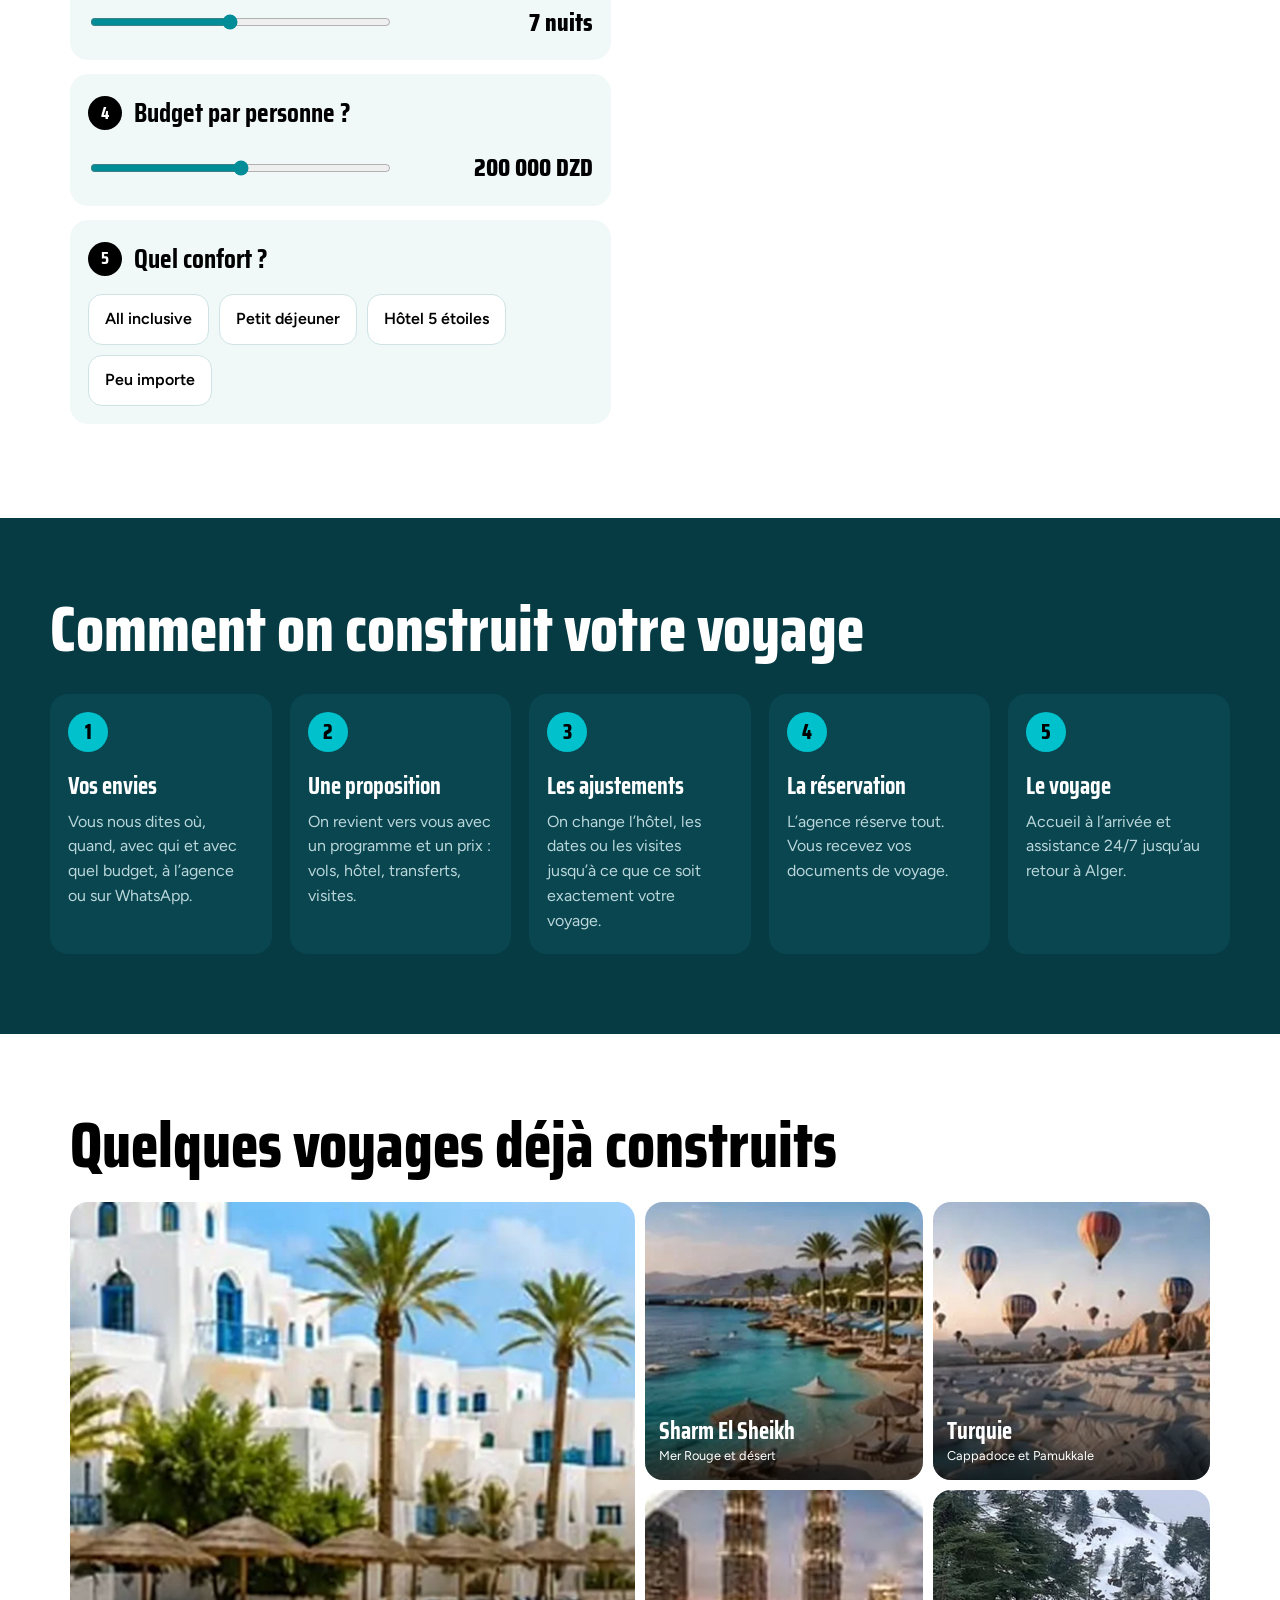
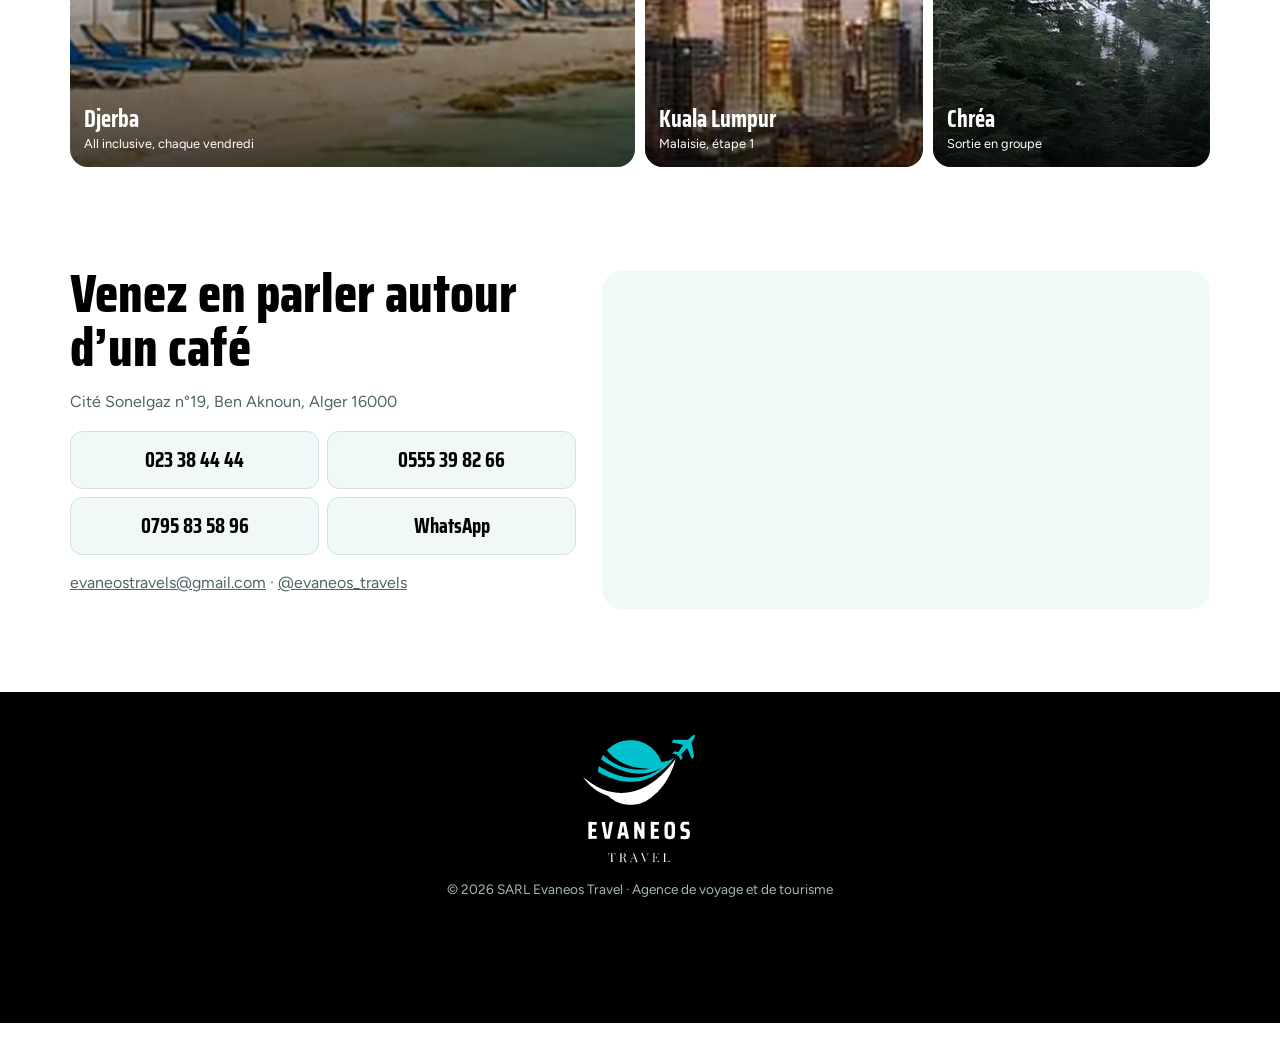
<file: v3/index.html>
<!doctype html>
<html lang="fr"><head><meta charset="utf-8">
<meta name="viewport" content="width=device-width, initial-scale=1, viewport-fit=cover">
<meta name="robots" content="noindex, nofollow">
<title>Evaneos Travel · Votre voyage sur mesure</title>
<meta name="description" content="Evaneos Travel construit des voyages sur mesure au départ d’Alger : vos envies, votre budget, votre rythme.">
<link rel="icon" href="../img/mark.svg">
<link rel="stylesheet" href="v3.css">
</head><body>
<header class="top">
  <a href="#" class="logo" aria-label="Evaneos Travel"><img src="../img/mark-light.svg" alt=""><img src="../img/word-light.svg" alt="Evaneos Travel" class="w"></a>
  <a class="call" href="tel:+213555398266">0555 39 82 66</a>
</header>

<main>
<section class="hero">
  <div class="sky" aria-hidden="true"><span class="trail t1"></span><span class="trail t2"></span></div>
  <div class="hero-in">
    <div class="hero-txt">
      <p class="kicker">Voyages sur mesure au départ d’Alger</p>
      <h1>Vous rêvez.<br>On le construit.</h1>
      <p class="sub">Chez Evaneos Travel, la plupart des voyages ne sortent pas d’un catalogue : ils se construisent avec vous, autour de vos envies, de vos dates et de votre budget.</p>
      <a class="btn" href="#atelier">Composer mon voyage</a>
    </div>
    <div class="passport" id="passport" aria-label="Passeport Evaneos">
      <div class="pp-page pp-inside">
        <p class="pp-label">Titulaire</p><p class="pp-val">Vous</p>
        <p class="pp-label">Destination</p><p class="pp-val">Celle que vous choisirez</p>
        <p class="pp-label">Programme</p><p class="pp-val">Fait sur mesure</p>
        <div class="pp-mrz">P&lt;DZAEVANEOS&lt;&lt;TRAVEL&lt;&lt;SUR&lt;MESURE&lt;&lt;&lt;&lt;</div>
      </div>
      <div class="pp-cover" id="cover">
        <div class="pp-front"><img src="../img/logo-light.svg" alt=""><span>Passeport voyage</span></div>
        <div class="pp-back"><img src="../img/mark-light.svg" alt=""><p>Bienvenue à bord</p><small>Evaneos Travel · Ben Aknoun</small></div>
      </div>
    </div>
  </div>
  <a class="scroll" href="#atelier" aria-label="Descendre vers l’atelier"><span></span></a>
</section>

<section class="atelier" id="atelier">
  <div class="at-head">
    <h2>L’atelier sur mesure</h2>
    <p>Répondez à cinq questions. Chaque réponse tamponne votre passeport, et votre conseiller reçoit le brief complet.</p>
  </div>
  <div class="at-grid">
    <div class="steps">
      <fieldset class="q" data-q="envie">
        <legend><b>1</b>Quelle envie ?</legend>
        <div class="opts multi">
          <button type="button" data-v="mer">Mer et plage</button>
          <button type="button" data-v="culture">Culture et villes</button>
          <button type="button" data-v="aventure">Aventure</button>
          <button type="button" data-v="neige">Neige et nature</button>
          <button type="button" data-v="shopping">Shopping</button>
        </div>
      </fieldset>
      <fieldset class="q" data-q="qui">
        <legend><b>2</b>Avec qui ?</legend>
        <div class="opts">
          <button type="button" data-v="couple">En couple</button>
          <button type="button" data-v="famille">En famille</button>
          <button type="button" data-v="solo">En solo</button>
          <button type="button" data-v="groupe">Entre amis</button>
        </div>
      </fieldset>
      <fieldset class="q" data-q="duree">
        <legend><b>3</b>Combien de nuits ?</legend>
        <div class="range"><input type="range" id="nuits" min="1" max="14" value="7" aria-label="Nombre de nuits"><output id="nuits-o">7 nuits</output></div>
      </fieldset>
      <fieldset class="q" data-q="budget">
        <legend><b>4</b>Budget par personne ?</legend>
        <div class="range"><input type="range" id="budget" min="50000" max="350000" step="10000" value="200000" aria-label="Budget par personne"><output id="budget-o">200 000 DZD</output></div>
      </fieldset>
      <fieldset class="q" data-q="hotel">
        <legend><b>5</b>Quel confort ?</legend>
        <div class="opts">
          <button type="button" data-v="all">All inclusive</button>
          <button type="button" data-v="pdj">Petit déjeuner</button>
          <button type="button" data-v="5">Hôtel 5 étoiles</button>
          <button type="button" data-v="libre">Peu importe</button>
        </div>
      </fieldset>
    </div>

    <div class="book-side">
      <div class="visa" id="visa">
        <div class="visa-l"><p class="vt">Visas</p><div class="stamps" id="stamps"></div></div>
        <div class="visa-r">
          <p class="vt">Votre carnet</p>
          <div id="carnet"><p class="empty">Faites un premier choix pour voir les destinations qui vous correspondent.</p></div>
        </div>
      </div>
      <p class="note"><span class="dot"></span>Tarifs de l’été 2026 repris des publications d’Evaneos Travel · à valider par l’administration d’Evaneos Travel</p>
      <button class="btn wide" id="send" type="button">Envoyer mon brief à un conseiller</button>
    </div>
  </div>
</section>

<section class="how">
  <h2>Comment on construit votre voyage</h2>
  <ol class="road">
    <li><b>Vos envies</b><p>Vous nous dites où, quand, avec qui et avec quel budget, à l’agence ou sur WhatsApp.</p></li>
    <li><b>Une proposition</b><p>On revient vers vous avec un programme et un prix : vols, hôtel, transferts, visites.</p></li>
    <li><b>Les ajustements</b><p>On change l’hôtel, les dates ou les visites jusqu’à ce que ce soit exactement votre voyage.</p></li>
    <li><b>La réservation</b><p>L’agence réserve tout. Vous recevez vos documents de voyage.</p></li>
    <li><b>Le voyage</b><p>Accueil à l’arrivée et assistance 24/7 jusqu’au retour à Alger.</p></li>
  </ol>
</section>

<section class="dests">
  <h2>Quelques voyages déjà construits</h2>
  <div class="mosaic" id="mosaic"></div>
</section>

<section class="contact">
  <div>
    <h2>Venez en parler autour d’un café</h2>
    <p>Cité Sonelgaz n°19, Ben Aknoun, Alger 16000</p>
    <div class="nums"><a href="tel:+21323384444">023 38 44 44</a><a href="tel:+213555398266">0555 39 82 66</a><a href="tel:+213795835896">0795 83 58 96</a><a href="https://wa.me/213795835896" target="_blank" rel="noopener">WhatsApp</a></div>
    <p><a href="mailto:evaneostravels@gmail.com">evaneostravels@gmail.com</a> · <a href="https://www.instagram.com/evaneos_travels/" target="_blank" rel="noopener">@evaneos_travels</a></p>
  </div>
  <iframe class="map" src="https://maps.google.com/maps?q=Cit%C3%A9%20Sonelgaz%2C%20Ben%20Aknoun%2C%20Alger&z=15&output=embed" loading="lazy" title="Carte : Evaneos Travel à Ben Aknoun" referrerpolicy="no-referrer-when-downgrade"></iframe>
</section>
<footer class="foot"><img src="../img/logo-light.svg" alt="Evaneos Travel"><p>© 2026 SARL Evaneos Travel · Agence de voyage et de tourisme</p></footer>
</main>

<dialog id="brief" aria-labelledby="brief-t">
  <form method="dialog" class="x"><button aria-label="Fermer">×</button></form>
  <h3 id="brief-t">Votre brief</h3>
  <ul id="brief-recap"></ul>
  <form id="bf" class="bf">
    <label>Nom complet<input required autocomplete="name"></label>
    <label>Téléphone ou WhatsApp<input required type="tel" autocomplete="tel"></label>
    <label>Période souhaitée<input placeholder="Ex. vacances d’hiver"></label>
    <button type="submit">Envoyer à un conseiller</button>
  </form>
  <p class="done" id="done" hidden>Brief envoyé. Un conseiller Evaneos Travel vous rappelle avec une première proposition (maquette : rien n’est enregistré).</p>
</dialog>

<details class="vmenu">
  <summary><i><svg viewBox="0 0 24 24" fill="none" stroke="currentColor" stroke-width="2.4" stroke-linecap="round" stroke-linejoin="round"><path d="M7 4L3 8l4 4M3 8h14M17 20l4-4-4-4M21 16H7"/></svg></i>Découvrir les autres versions</summary>
  <nav><a href="../index.html">Version corporate</a><a href="../v2/index.html">Version tableau des départs</a></nav>
</details>
<div class="demo">Maquette de démonstration réalisée par Webminds · aucun formulaire n’est enregistré</div>
<script src="../js/data.js"></script><script src="v3.js"></script><script data-wml>(function(){if(window.__wmL)return;window.__wmL=1;
var C={"p": "Evaneos Travel", "mail": null, "wa": "213797372452", "v": [["/", "Version corporate", "Claire et rassurante"], ["/v2/", "Version 2", ""], ["/v3/", "Version 3", ""]]};
function ready(f){document.readyState==='loading'?document.addEventListener('DOMContentLoaded',f):f()}
ready(function(){
var css='.wmL-b{position:fixed;right:14px;bottom:calc(56px + env(safe-area-inset-bottom));z-index:2147483000;border:0;border-radius:999px;background:#1C2452;color:#fff;font:700 13px/1 system-ui,-apple-system,Segoe UI,Roboto,sans-serif;padding:11px 15px;box-shadow:0 6px 22px rgba(20,30,60,.35);cursor:pointer;display:flex;align-items:center;gap:7px}'
+'@media(max-width:520px){.wmL-b{bottom:calc(112px + env(safe-area-inset-bottom));font-size:12.5px;padding:10px 13px}}'
+'.wmL-m{position:fixed;inset:0;z-index:2147483001;background:rgba(10,14,25,.55);display:none;align-items:flex-end;justify-content:center;font-family:system-ui,-apple-system,Segoe UI,Roboto,sans-serif}.wmL-m.on{display:flex}@media(min-width:700px){.wmL-m{align-items:center;padding:20px}}'
+'.wmL-x{box-sizing:border-box;position:relative;background:#fff;color:#1C2452;width:100%;max-width:470px;max-height:92vh;overflow:auto;border-radius:22px 22px 0 0;padding:24px 22px calc(22px + env(safe-area-inset-bottom));text-align:left}@media(min-width:700px){.wmL-x{border-radius:22px}}'
+'.wmL-x *{box-sizing:border-box}.wmL-c{position:absolute;top:12px;right:12px;width:36px;height:36px;border:0;border-radius:50%;background:#F0F2F1;font-size:16px;cursor:pointer;color:#1C2452}'
+'.wmL-x h3{font:800 26px/1.1 system-ui,-apple-system,sans-serif;margin:4px 40px 10px 0;color:inherit}.wmL-x p{margin:0 0 14px;line-height:1.5;font-size:14.5px;opacity:.85}'
+'.wmL-o{background:linear-gradient(115deg,#1C2452,#2E4B9A);color:#fff}.wmL-o .wmL-c{background:rgba(255,255,255,.2);color:#fff}.wmL-big{font:900 54px/.95 system-ui,-apple-system,sans-serif;letter-spacing:-.02em;margin:6px 0 2px}.wmL-big small{display:block;font-size:19px;font-weight:700;letter-spacing:0;margin-top:6px}'
+'.wmL-tag{display:inline-block;background:#F5B841;color:#1C2452;font:800 11px system-ui,sans-serif;letter-spacing:.08em;border-radius:999px;padding:5px 10px}'
+'.wmL-btn{display:flex;align-items:center;justify-content:center;width:100%;border:0;border-radius:14px;padding:14px;font:800 15px system-ui,-apple-system,sans-serif;cursor:pointer;margin-top:8px}.wmL-w{background:#fff;color:#1C2452}.wmL-g{background:#1FAF55;color:#fff}.wmL-n{background:#1C2452;color:#fff}.wmL-l{background:transparent;color:inherit;font-weight:600;font-size:13.5px;padding:10px}'
+'.wmL-s{font:700 11.5px system-ui,sans-serif;text-transform:uppercase;letter-spacing:.06em;opacity:.6;margin:12px 0 8px}.wmL-ch{display:grid;gap:8px}.wmL-ch label{display:flex;align-items:center;gap:10px;border:1.5px solid #E2E6E3;border-radius:12px;padding:11px 12px;cursor:pointer;font-size:14px;font-weight:600}.wmL-ch label small{display:block;font-weight:500;opacity:.65;font-size:12px}.wmL-ch input{width:18px;height:18px;flex:none;accent-color:#1FAF55}'
+'.wmL-f{display:grid;gap:8px;margin:12px 0 6px}.wmL-f input{border:1.5px solid #E2E6E3;border-radius:12px;padding:12px;font:500 16px system-ui,sans-serif;color:#1C2452;background:#fff;-webkit-user-select:text!important;user-select:text!important;width:100%}'
+'.wmL-ok{text-align:center}.wmL-ok i{display:grid;place-items:center;width:64px;height:64px;margin:6px auto 12px;border-radius:50%;background:#E8F7EE;color:#1FAF55;font-style:normal;font-size:30px}';
var st=document.createElement('style');st.textContent=css;document.head.appendChild(st);
function ss(k,v){try{if(v===undefined)return sessionStorage.getItem(k);sessionStorage.setItem(k,v)}catch(e){}}
var p=location.pathname,cur=0;C.v.forEach(function(v,i){if(v[0]!=='/'&&p.indexOf(v[0])===0)cur=i});
var off=document.createElement('div');off.className='wmL-m';off.innerHTML='<div class="wmL-x wmL-o" role="dialog" aria-modal="true"><button class="wmL-c" type="button" aria-label="Fermer">✕</button><span class="wmL-tag">OFFERT</span><div class="wmL-big">1 mois<small>de gestion de vos réseaux sociaux</small></div><p style="margin-top:12px">Pour la création de votre site, Webminds gère gratuitement vos pages Facebook et Instagram pendant le premier mois : visuels, publications et réponses aux messages.</p><button class="wmL-btn wmL-w" type="button" data-i>Ça m’intéresse</button><button class="wmL-btn wmL-l" type="button" data-c>Continuer la visite</button></div>';
var ch='';C.v.forEach(function(v,i){ch+='<label><input type="radio" name="wmLv" value="'+v[1]+'"'+(i===cur?' checked':'')+'><span>'+v[1]+(v[2]?'<small>'+v[2]+'</small>':'')+'</span></label>'});
var it=document.createElement('div');it.className='wmL-m';it.innerHTML='<div class="wmL-x" role="dialog" aria-modal="true"><button class="wmL-c" type="button" aria-label="Fermer">✕</button><div data-s1><h3>Cette maquette vous plaît ?</h3><p>Choisissez la version qui vous intéresse : Webminds vous recontacte pour vous la présenter.</p>'+(C.v.length>1?'<div class="wmL-s">La version préférée</div><div class="wmL-ch">'+ch+'</div>':'')+'<div class="wmL-s">En plus</div><div class="wmL-ch"><label><input type="checkbox" value="Gestion des réseaux sociaux (1 mois offert)"><span>Réseaux sociaux<small>1 mois de gestion offert avec le site</small></span></label></div><div class="wmL-f"><input name="n" placeholder="Votre nom" autocomplete="name"><input name="t" type="tel" inputmode="tel" placeholder="Votre téléphone (facultatif)" autocomplete="tel"></div><button class="wmL-btn wmL-g" type="button" data-w>Envoyer sur WhatsApp</button>'+(C.mail?'<button class="wmL-btn wmL-l" type="button" data-e>Envoyer par e-mail</button>':'')+'</div><div class="wmL-ok" data-s2 hidden><i>✓</i><h3 style="margin:0 0 8px">Merci !</h3><p>Votre choix a bien été transmis à Webminds. Nous vous recontactons très vite.</p><button class="wmL-btn wmL-n" type="button" data-c>Continuer la visite</button></div></div>';
document.body.appendChild(off);document.body.appendChild(it);
var b=document.createElement('button');b.type='button';b.className='wmL-b';b.innerHTML='<b style="font-size:15px">♥</b>Ça m’intéresse';document.body.appendChild(b);
function op(m){off.classList.remove('on');it.classList.remove('on');m.classList.add('on')}
[off,it].forEach(function(m){m.addEventListener('click',function(e){if(e.target===m||e.target.closest('.wmL-c')||e.target.closest('[data-c]'))m.classList.remove('on')})});
b.onclick=function(){op(it)};off.querySelector('[data-i]').onclick=function(){op(it)};
function msg(){var v=(it.querySelector('input[name=wmLv]:checked')||{}).value||C.v[cur][1],x=[].map.call(it.querySelectorAll('input[type=checkbox]:checked'),function(c){return c.value}),n=it.querySelector('[name=n]').value.trim(),t=it.querySelector('[name=t]').value.trim();
 return{v:v,x:x,n:n,t:t,txt:'Bonjour Webminds, la maquette '+C.p+' m’intéresse.\nVersion préférée : '+v+(x.length?'\nEn plus : '+x.join(', '):'')+(n?'\nNom : '+n:'')+(t?'\nTéléphone : '+t:'')+'\nLien : '+location.origin+C.v[cur][0]}}
function mail(m){if(!C.mail)return;try{fetch('https://formsubmit.co/ajax/'+C.mail,{method:'POST',keepalive:true,headers:{'Content-Type':'application/json','Accept':'application/json'},body:JSON.stringify({_subject:'Maquette '+C.p+' : intéressé ('+m.v+')',Prospect:C.p,Version:m.v,Options:m.x.join(', ')||'-',Nom:m.n||'-',Telephone:m.t||'-',Lien:location.origin+C.v[cur][0],_template:'table',_captcha:'false'})}).catch(function(){})}catch(e){}}
function done(){it.querySelector('[data-s1]').hidden=true;it.querySelector('[data-s2]').hidden=false;ss('wmL-sent','1')}
it.querySelector('[data-w]').onclick=function(){var m=msg();mail(m);done();location.href='https://wa.me/'+C.wa+'?text='+encodeURIComponent(m.txt)};
var e=it.querySelector('[data-e]');if(e)e.onclick=function(){mail(msg());done()};
var sh=ss('wmL-off');addEventListener('scroll',function(){var r=(scrollY+innerHeight)/document.documentElement.scrollHeight;
 if(!sh&&scrollY>500&&r>.3){sh=1;ss('wmL-off','1');op(off)}
 if(!ss('wmL-it')&&!ss('wmL-sent')&&sh&&r>.92&&!off.classList.contains('on')){ss('wmL-it','1');op(it)}},{passive:true});
});})();
</script></body></html>
</file>
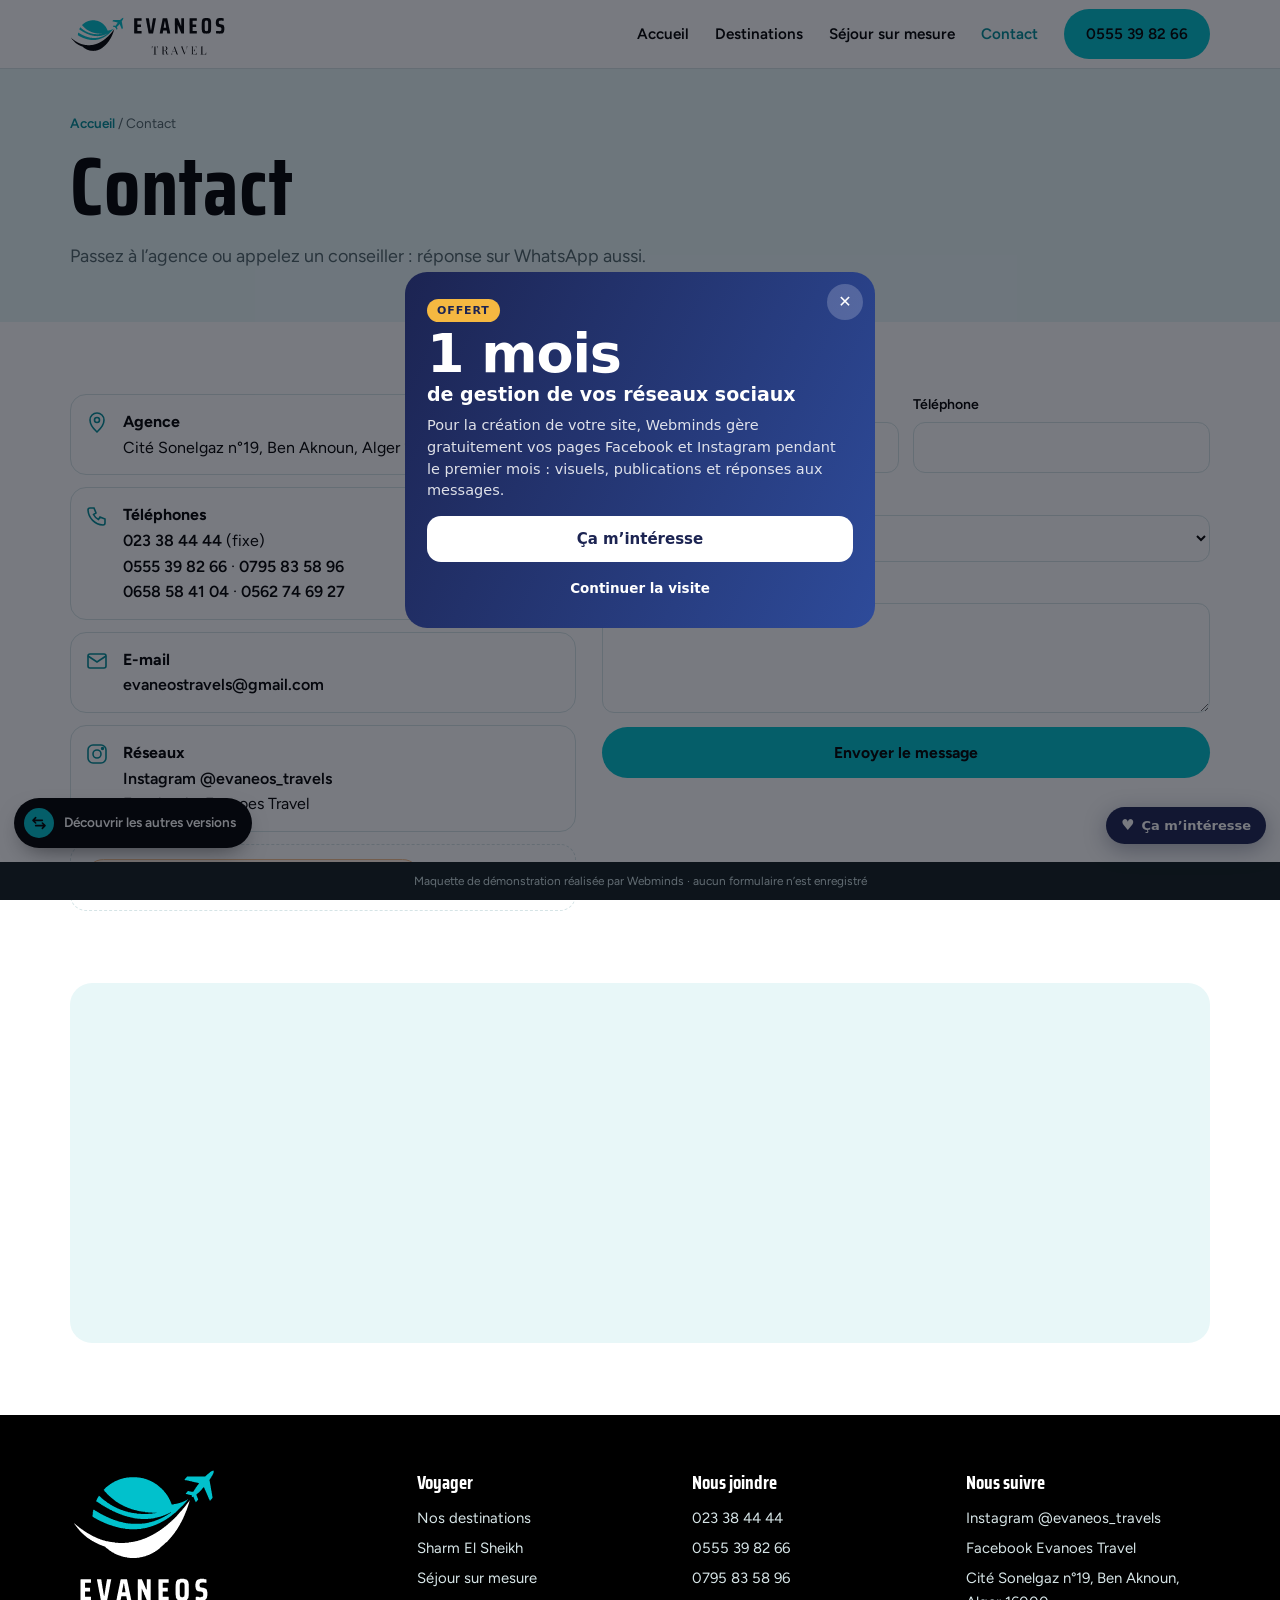
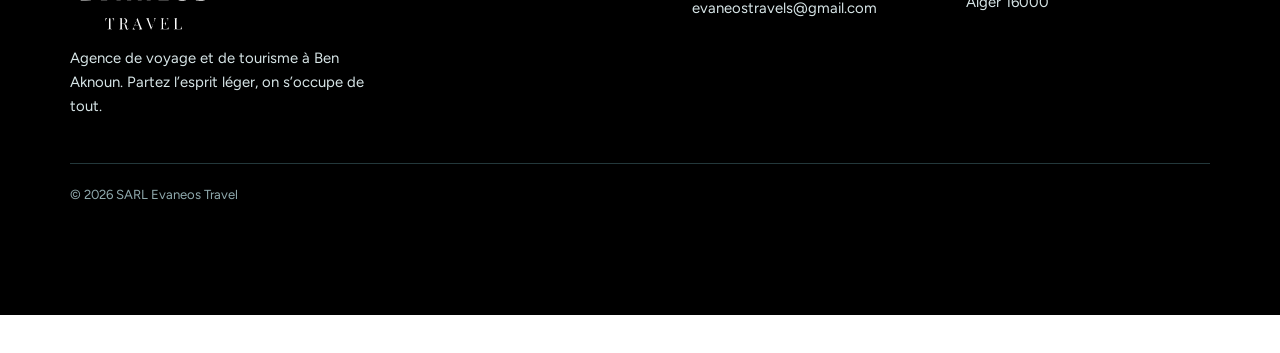
<file: contact.html>
<!doctype html>
<html lang="fr"><head><meta charset="utf-8">
<meta name="viewport" content="width=device-width, initial-scale=1, viewport-fit=cover">
<meta name="robots" content="noindex, nofollow">
<title>Contact · Evaneos Travel, agence de voyages à Ben Aknoun</title>
<meta name="description" content="Evaneos Travel, agence de voyage et de tourisme à Ben Aknoun (Alger) : séjours all inclusive à Sharm El Sheikh, Djerba, Turquie, Malaisie.">
<link rel="icon" href="img/mark.svg">
<link rel="preload" href="fonts/saira-condensed-latin-800-normal.woff2" as="font" type="font/woff2" crossorigin>
<link rel="stylesheet" href="css/style.css">
</head><body>
<header class="hd"><div class="wrap">
<a class="brand" href="index.html" aria-label="Evaneos Travel, accueil"><img class="bm" src="img/mark.svg" alt=""><img class="bw" src="img/word.svg" alt="Evaneos Travel"></a>
<nav class="nav" aria-label="Principal"><a href="index.html">Accueil</a><a href="destinations.html">Destinations</a><a href="devis.html">Séjour sur mesure</a><a href="contact.html" aria-current=page>Contact</a><a class="btn btn-main" href="tel:+213555398266">0555 39 82 66</a></nav>
<button class="burger" aria-label="Menu" aria-expanded="false"><span></span></button>
</div><nav class="mnav" aria-label="Menu mobile"><a href="index.html">Accueil</a><a href="destinations.html">Destinations</a><a href="devis.html">Séjour sur mesure</a><a href="contact.html" aria-current=page>Contact</a><a href="tel:+213555398266">Appeler : 0555 39 82 66</a></nav></header>
<main>
<section class="ph-head"><div class="wrap"><p class="crumb"><a href="index.html">Accueil</a> / Contact</p><h1>Contact</h1><p class="lead" style="margin-top:12px">Passez à l’agence ou appelez un conseiller : réponse sur WhatsApp aussi.</p></div></section>
<section class="sec"><div class="wrap cgrid">
<ul class="clist">
<li><svg viewBox="0 0 24 24" fill="none" stroke="currentColor" stroke-width="1.6"><path d="M12 21s-7-6.3-7-12a7 7 0 0 1 14 0c0 5.7-7 12-7 12z"/><circle cx="12" cy="9" r="2.5"/></svg><div><b>Agence</b><br>Cité Sonelgaz n°19, Ben Aknoun, Alger 16000</div></li>
<li><svg viewBox="0 0 24 24" fill="none" stroke="currentColor" stroke-width="1.6" stroke-linecap="round"><path d="M5 4h4l2 5-2.5 1.5a11 11 0 0 0 5 5L15 13l5 2v4a2 2 0 0 1-2 2A16 16 0 0 1 3 6a2 2 0 0 1 2-2"/></svg><div><b>Téléphones</b><br><a href="tel:+21323384444">023 38 44 44</a> (fixe)<br><a href="tel:+213555398266">0555 39 82 66</a> · <a href="tel:+213795835896">0795 83 58 96</a><br><a href="tel:+213658584104">0658 58 41 04</a> · <a href="tel:+213562746927">0562 74 69 27</a></div></li>
<li><svg viewBox="0 0 24 24" fill="none" stroke="currentColor" stroke-width="1.6"><rect x="3" y="5" width="18" height="14" rx="2"/><path d="M3 7l9 6 9-6"/></svg><div><b>E-mail</b><br><a href="mailto:evaneostravels@gmail.com">evaneostravels@gmail.com</a></div></li>
<li><svg viewBox="0 0 24 24" fill="none" stroke="currentColor" stroke-width="1.6"><rect x="3" y="3" width="18" height="18" rx="5"/><circle cx="12" cy="12" r="4"/><circle cx="17.5" cy="6.5" r=".9" fill="currentColor"/></svg><div><b>Réseaux</b><br><a href="https://www.instagram.com/evaneos_travels/" target="_blank" rel="noopener">Instagram @evaneos_travels</a><br>Facebook : Evanoes Travel</div></li>
<li style="border-style:dashed"><div><span class="pastille">Horaires d’ouverture à fournir par Evaneos Travel</span></div></li>
</ul>
<div><form class="form" data-fake>
<div class="row"><label>Nom complet<input required autocomplete="name"></label><label>Téléphone<input required type="tel" autocomplete="tel"></label></div>
<label>Sujet<select><option>Demande de séjour</option><option>Réservation en cours</option><option>Voyage de groupe</option><option>Autre</option></select></label>
<label>Message<textarea required></textarea></label>
<button class="btn btn-main" type="submit">Envoyer le message</button></form>
<div class="ok" role="status" style="margin-top:14px">Message envoyé. L’agence vous répond rapidement (maquette : rien n’est enregistré).</div></div>
</div></section>
<section class="sec" style="padding-top:0"><div class="wrap"><iframe class="map" src="https://maps.google.com/maps?q=Cit%C3%A9%20Sonelgaz%2C%20Ben%20Aknoun%2C%20Alger&z=15&output=embed" loading="lazy" title="Carte : Evaneos Travel à Ben Aknoun" referrerpolicy="no-referrer-when-downgrade"></iframe></div></section></main>
<footer class="ft"><div class="wrap">
<div><img src="img/logo-light.svg" alt="Evaneos Travel"><p style="margin-top:14px;max-width:34ch">Agence de voyage et de tourisme à Ben Aknoun. Partez l’esprit léger, on s’occupe de tout.</p></div>
<div><h4>Voyager</h4><ul><li><a href="destinations.html">Nos destinations</a></li><li><a href="sejour-sharm-el-sheikh.html">Sharm El Sheikh</a></li><li><a href="devis.html">Séjour sur mesure</a></li></ul></div>
<div><h4>Nous joindre</h4><ul><li><a href="tel:+21323384444">023 38 44 44</a></li><li><a href="tel:+213555398266">0555 39 82 66</a></li><li><a href="tel:+213795835896">0795 83 58 96</a></li><li><a href="mailto:evaneostravels@gmail.com">evaneostravels@gmail.com</a></li></ul></div>
<div><h4>Nous suivre</h4><ul><li><a href="https://www.instagram.com/evaneos_travels/" target="_blank" rel="noopener">Instagram @evaneos_travels</a></li><li><a href="https://www.facebook.com/search/top?q=Evanoes%20travel" target="_blank" rel="noopener">Facebook Evanoes Travel</a></li><li>Cité Sonelgaz n°19, Ben Aknoun, Alger 16000</li></ul></div>
<p class="copy">© 2026 SARL Evaneos Travel</p>
</div></footer>
<details class="vmenu"><summary><i><svg viewBox="0 0 24 24" fill="none" stroke="currentColor" stroke-width="2.4" stroke-linecap="round" stroke-linejoin="round"><path d="M7 4L3 8l4 4M3 8h14M17 20l4-4-4-4M21 16H7"/></svg></i>Découvrir les autres versions</summary><nav><a href="v3/index.html">Version sur mesure</a><a href="v2/index.html">Version tableau des départs</a></nav></details>
<div class="demo">Maquette de démonstration réalisée par Webminds · aucun formulaire n’est enregistré</div>
<script src="js/data.js"></script><script src="js/main.js"></script><script data-wml>(function(){if(window.__wmL)return;window.__wmL=1;
var C={"p": "Evaneos Travel", "mail": null, "wa": "213797372452", "v": [["/", "Version corporate", "Claire et rassurante"], ["/v2/", "Version 2", ""], ["/v3/", "Version 3", ""]]};
function ready(f){document.readyState==='loading'?document.addEventListener('DOMContentLoaded',f):f()}
ready(function(){
var css='.wmL-b{position:fixed;right:14px;bottom:calc(56px + env(safe-area-inset-bottom));z-index:2147483000;border:0;border-radius:999px;background:#1C2452;color:#fff;font:700 13px/1 system-ui,-apple-system,Segoe UI,Roboto,sans-serif;padding:11px 15px;box-shadow:0 6px 22px rgba(20,30,60,.35);cursor:pointer;display:flex;align-items:center;gap:7px}'
+'@media(max-width:520px){.wmL-b{bottom:calc(112px + env(safe-area-inset-bottom));font-size:12.5px;padding:10px 13px}}'
+'.wmL-m{position:fixed;inset:0;z-index:2147483001;background:rgba(10,14,25,.55);display:none;align-items:flex-end;justify-content:center;font-family:system-ui,-apple-system,Segoe UI,Roboto,sans-serif}.wmL-m.on{display:flex}@media(min-width:700px){.wmL-m{align-items:center;padding:20px}}'
+'.wmL-x{box-sizing:border-box;position:relative;background:#fff;color:#1C2452;width:100%;max-width:470px;max-height:92vh;overflow:auto;border-radius:22px 22px 0 0;padding:24px 22px calc(22px + env(safe-area-inset-bottom));text-align:left}@media(min-width:700px){.wmL-x{border-radius:22px}}'
+'.wmL-x *{box-sizing:border-box}.wmL-c{position:absolute;top:12px;right:12px;width:36px;height:36px;border:0;border-radius:50%;background:#F0F2F1;font-size:16px;cursor:pointer;color:#1C2452}'
+'.wmL-x h3{font:800 26px/1.1 system-ui,-apple-system,sans-serif;margin:4px 40px 10px 0;color:inherit}.wmL-x p{margin:0 0 14px;line-height:1.5;font-size:14.5px;opacity:.85}'
+'.wmL-o{background:linear-gradient(115deg,#1C2452,#2E4B9A);color:#fff}.wmL-o .wmL-c{background:rgba(255,255,255,.2);color:#fff}.wmL-big{font:900 54px/.95 system-ui,-apple-system,sans-serif;letter-spacing:-.02em;margin:6px 0 2px}.wmL-big small{display:block;font-size:19px;font-weight:700;letter-spacing:0;margin-top:6px}'
+'.wmL-tag{display:inline-block;background:#F5B841;color:#1C2452;font:800 11px system-ui,sans-serif;letter-spacing:.08em;border-radius:999px;padding:5px 10px}'
+'.wmL-btn{display:flex;align-items:center;justify-content:center;width:100%;border:0;border-radius:14px;padding:14px;font:800 15px system-ui,-apple-system,sans-serif;cursor:pointer;margin-top:8px}.wmL-w{background:#fff;color:#1C2452}.wmL-g{background:#1FAF55;color:#fff}.wmL-n{background:#1C2452;color:#fff}.wmL-l{background:transparent;color:inherit;font-weight:600;font-size:13.5px;padding:10px}'
+'.wmL-s{font:700 11.5px system-ui,sans-serif;text-transform:uppercase;letter-spacing:.06em;opacity:.6;margin:12px 0 8px}.wmL-ch{display:grid;gap:8px}.wmL-ch label{display:flex;align-items:center;gap:10px;border:1.5px solid #E2E6E3;border-radius:12px;padding:11px 12px;cursor:pointer;font-size:14px;font-weight:600}.wmL-ch label small{display:block;font-weight:500;opacity:.65;font-size:12px}.wmL-ch input{width:18px;height:18px;flex:none;accent-color:#1FAF55}'
+'.wmL-f{display:grid;gap:8px;margin:12px 0 6px}.wmL-f input{border:1.5px solid #E2E6E3;border-radius:12px;padding:12px;font:500 16px system-ui,sans-serif;color:#1C2452;background:#fff;-webkit-user-select:text!important;user-select:text!important;width:100%}'
+'.wmL-ok{text-align:center}.wmL-ok i{display:grid;place-items:center;width:64px;height:64px;margin:6px auto 12px;border-radius:50%;background:#E8F7EE;color:#1FAF55;font-style:normal;font-size:30px}';
var st=document.createElement('style');st.textContent=css;document.head.appendChild(st);
function ss(k,v){try{if(v===undefined)return sessionStorage.getItem(k);sessionStorage.setItem(k,v)}catch(e){}}
var p=location.pathname,cur=0;C.v.forEach(function(v,i){if(v[0]!=='/'&&p.indexOf(v[0])===0)cur=i});
var off=document.createElement('div');off.className='wmL-m';off.innerHTML='<div class="wmL-x wmL-o" role="dialog" aria-modal="true"><button class="wmL-c" type="button" aria-label="Fermer">✕</button><span class="wmL-tag">OFFERT</span><div class="wmL-big">1 mois<small>de gestion de vos réseaux sociaux</small></div><p style="margin-top:12px">Pour la création de votre site, Webminds gère gratuitement vos pages Facebook et Instagram pendant le premier mois : visuels, publications et réponses aux messages.</p><button class="wmL-btn wmL-w" type="button" data-i>Ça m’intéresse</button><button class="wmL-btn wmL-l" type="button" data-c>Continuer la visite</button></div>';
var ch='';C.v.forEach(function(v,i){ch+='<label><input type="radio" name="wmLv" value="'+v[1]+'"'+(i===cur?' checked':'')+'><span>'+v[1]+(v[2]?'<small>'+v[2]+'</small>':'')+'</span></label>'});
var it=document.createElement('div');it.className='wmL-m';it.innerHTML='<div class="wmL-x" role="dialog" aria-modal="true"><button class="wmL-c" type="button" aria-label="Fermer">✕</button><div data-s1><h3>Cette maquette vous plaît ?</h3><p>Choisissez la version qui vous intéresse : Webminds vous recontacte pour vous la présenter.</p>'+(C.v.length>1?'<div class="wmL-s">La version préférée</div><div class="wmL-ch">'+ch+'</div>':'')+'<div class="wmL-s">En plus</div><div class="wmL-ch"><label><input type="checkbox" value="Gestion des réseaux sociaux (1 mois offert)"><span>Réseaux sociaux<small>1 mois de gestion offert avec le site</small></span></label></div><div class="wmL-f"><input name="n" placeholder="Votre nom" autocomplete="name"><input name="t" type="tel" inputmode="tel" placeholder="Votre téléphone (facultatif)" autocomplete="tel"></div><button class="wmL-btn wmL-g" type="button" data-w>Envoyer sur WhatsApp</button>'+(C.mail?'<button class="wmL-btn wmL-l" type="button" data-e>Envoyer par e-mail</button>':'')+'</div><div class="wmL-ok" data-s2 hidden><i>✓</i><h3 style="margin:0 0 8px">Merci !</h3><p>Votre choix a bien été transmis à Webminds. Nous vous recontactons très vite.</p><button class="wmL-btn wmL-n" type="button" data-c>Continuer la visite</button></div></div>';
document.body.appendChild(off);document.body.appendChild(it);
var b=document.createElement('button');b.type='button';b.className='wmL-b';b.innerHTML='<b style="font-size:15px">♥</b>Ça m’intéresse';document.body.appendChild(b);
function op(m){off.classList.remove('on');it.classList.remove('on');m.classList.add('on')}
[off,it].forEach(function(m){m.addEventListener('click',function(e){if(e.target===m||e.target.closest('.wmL-c')||e.target.closest('[data-c]'))m.classList.remove('on')})});
b.onclick=function(){op(it)};off.querySelector('[data-i]').onclick=function(){op(it)};
function msg(){var v=(it.querySelector('input[name=wmLv]:checked')||{}).value||C.v[cur][1],x=[].map.call(it.querySelectorAll('input[type=checkbox]:checked'),function(c){return c.value}),n=it.querySelector('[name=n]').value.trim(),t=it.querySelector('[name=t]').value.trim();
 return{v:v,x:x,n:n,t:t,txt:'Bonjour Webminds, la maquette '+C.p+' m’intéresse.\nVersion préférée : '+v+(x.length?'\nEn plus : '+x.join(', '):'')+(n?'\nNom : '+n:'')+(t?'\nTéléphone : '+t:'')+'\nLien : '+location.origin+C.v[cur][0]}}
function mail(m){if(!C.mail)return;try{fetch('https://formsubmit.co/ajax/'+C.mail,{method:'POST',keepalive:true,headers:{'Content-Type':'application/json','Accept':'application/json'},body:JSON.stringify({_subject:'Maquette '+C.p+' : intéressé ('+m.v+')',Prospect:C.p,Version:m.v,Options:m.x.join(', ')||'-',Nom:m.n||'-',Telephone:m.t||'-',Lien:location.origin+C.v[cur][0],_template:'table',_captcha:'false'})}).catch(function(){})}catch(e){}}
function done(){it.querySelector('[data-s1]').hidden=true;it.querySelector('[data-s2]').hidden=false;ss('wmL-sent','1')}
it.querySelector('[data-w]').onclick=function(){var m=msg();mail(m);done();location.href='https://wa.me/'+C.wa+'?text='+encodeURIComponent(m.txt)};
var e=it.querySelector('[data-e]');if(e)e.onclick=function(){mail(msg());done()};
var sh=ss('wmL-off');addEventListener('scroll',function(){var r=(scrollY+innerHeight)/document.documentElement.scrollHeight;
 if(!sh&&scrollY>500&&r>.3){sh=1;ss('wmL-off','1');op(off)}
 if(!ss('wmL-it')&&!ss('wmL-sent')&&sh&&r>.92&&!off.classList.contains('on')){ss('wmL-it','1');op(it)}},{passive:true});
});})();
</script></body></html>
</file>
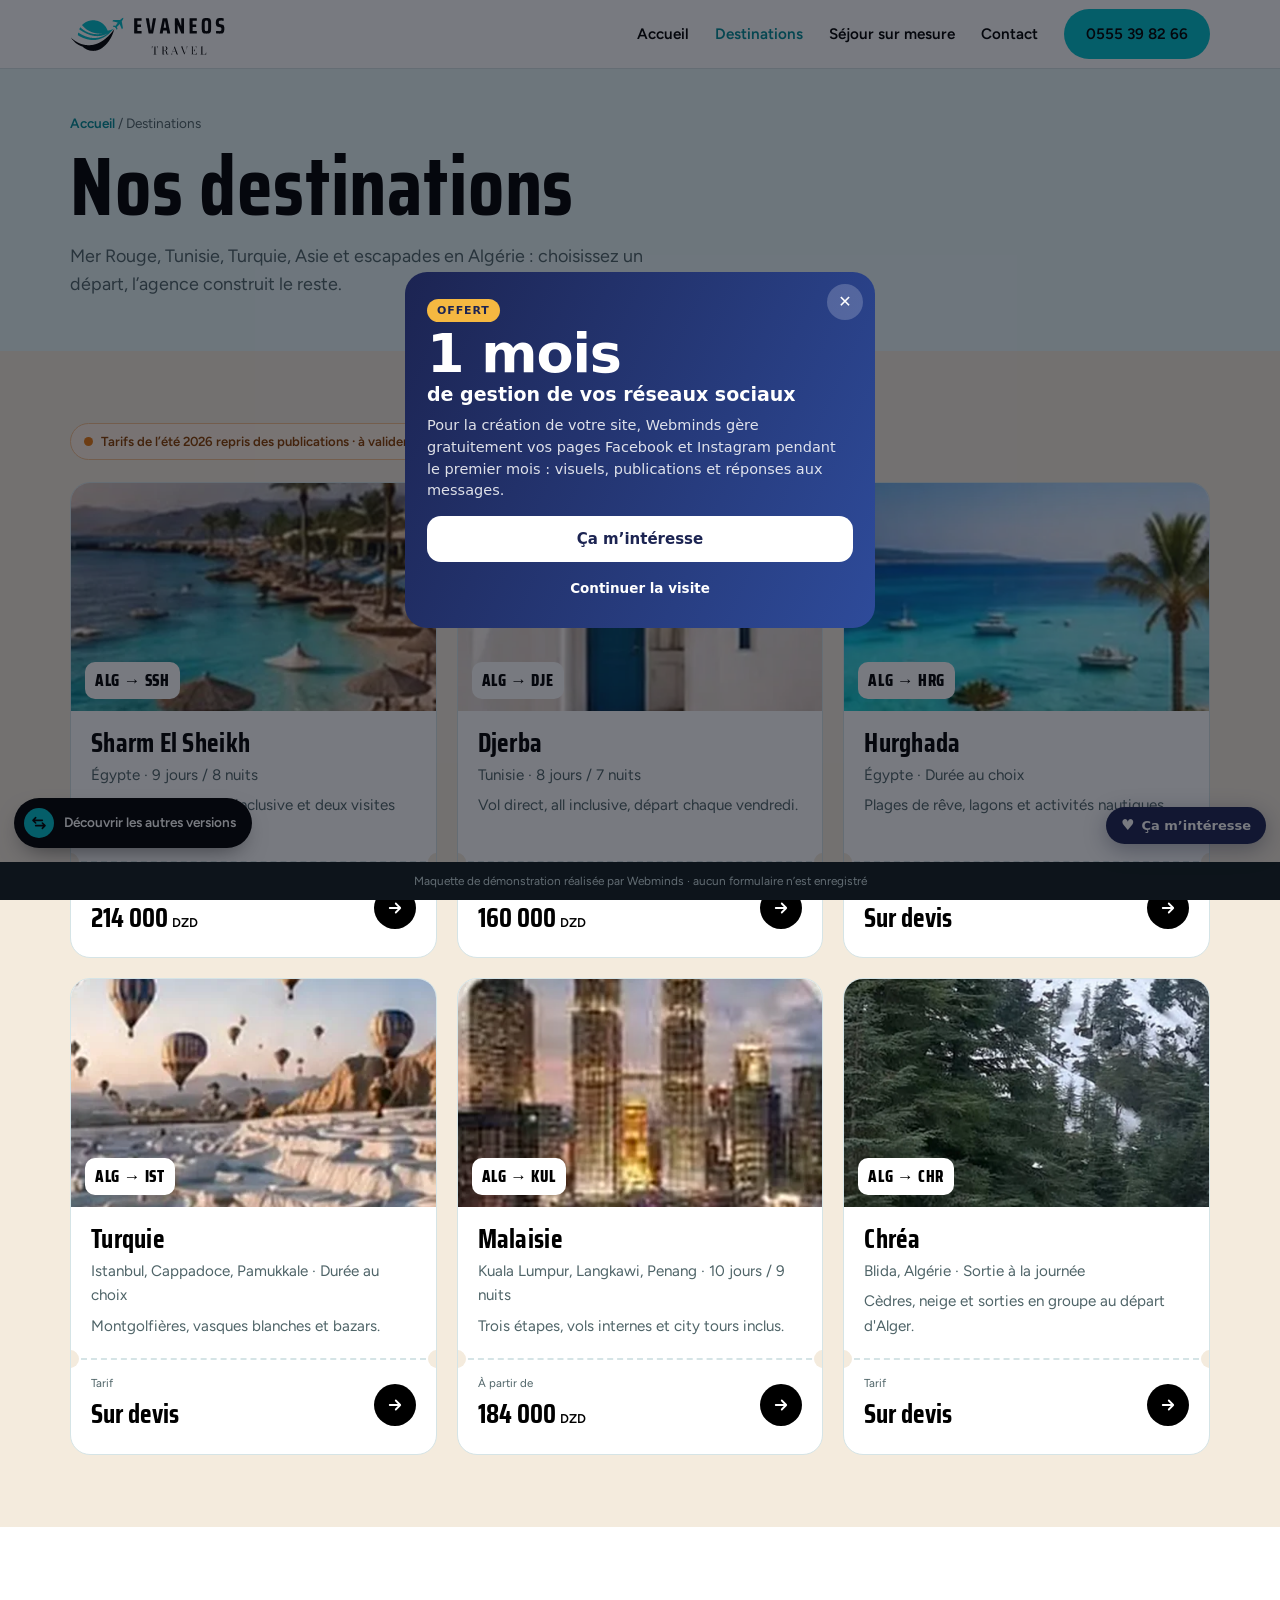
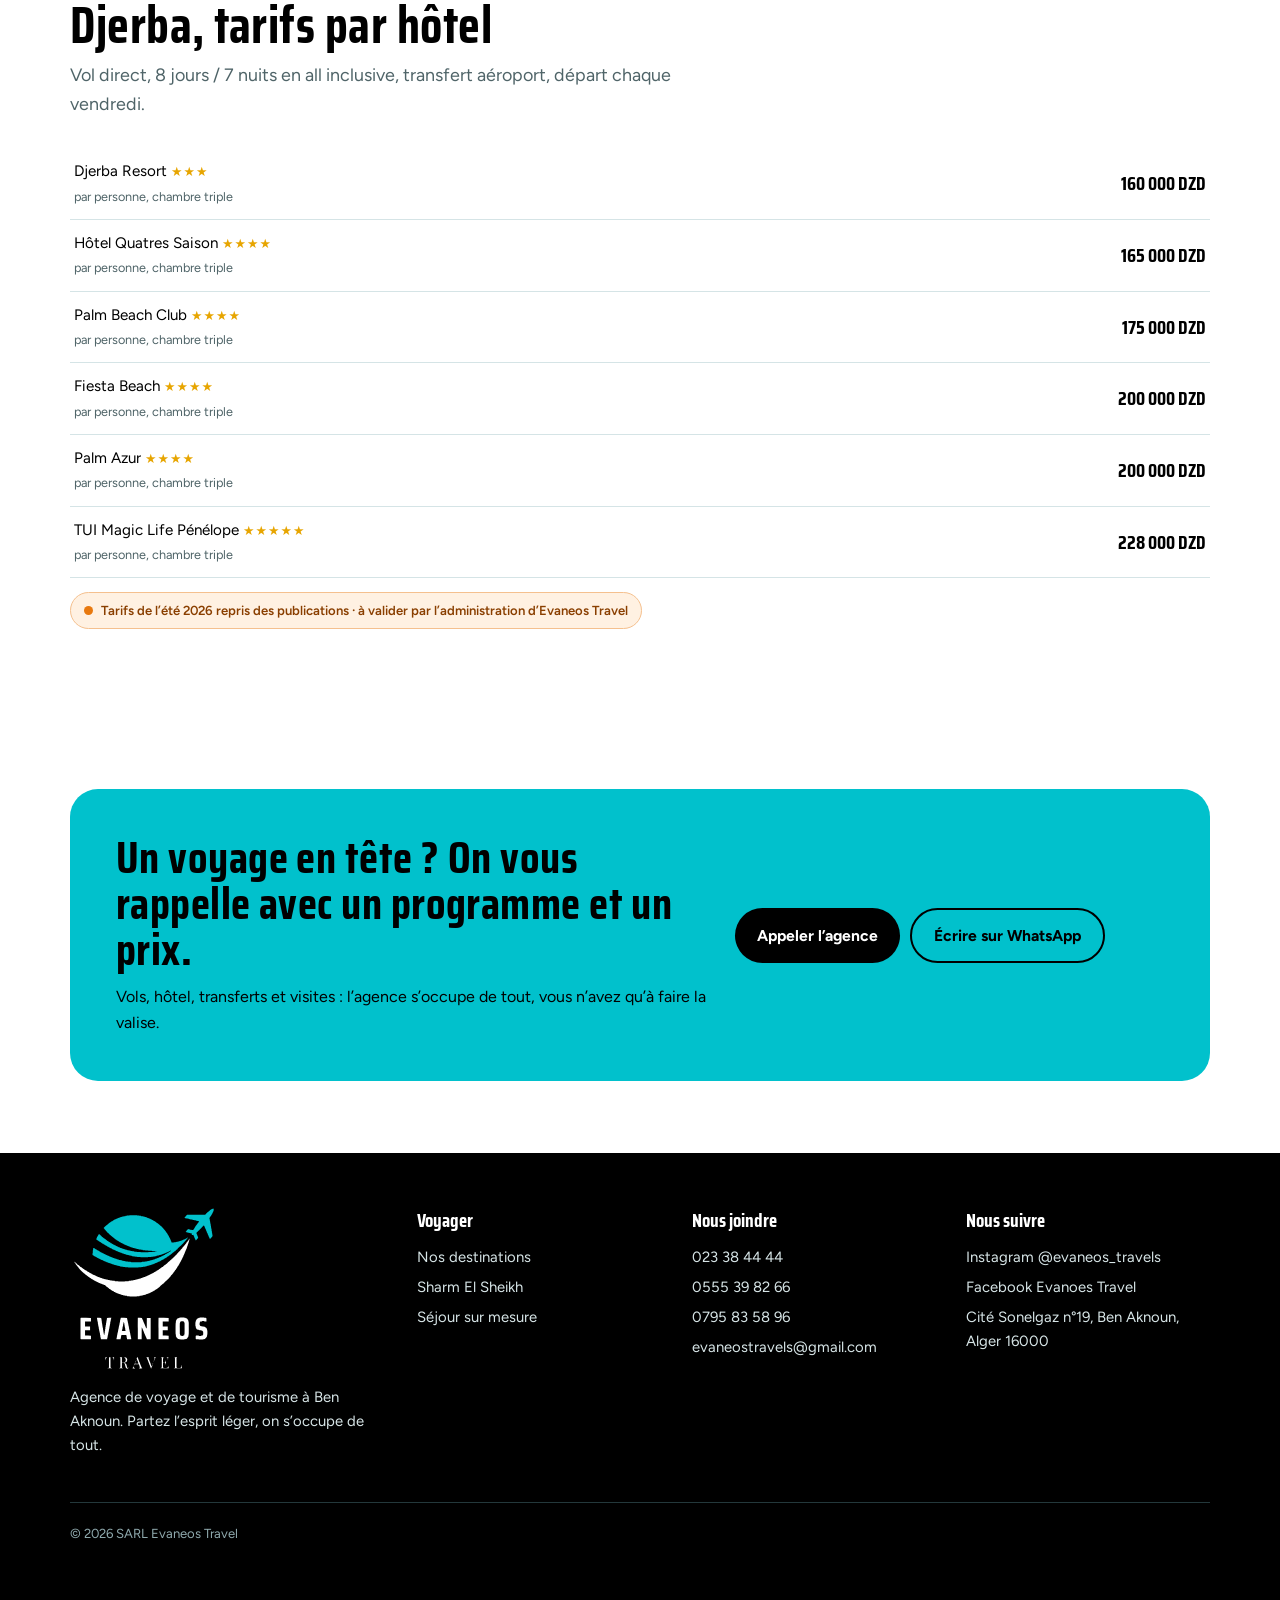
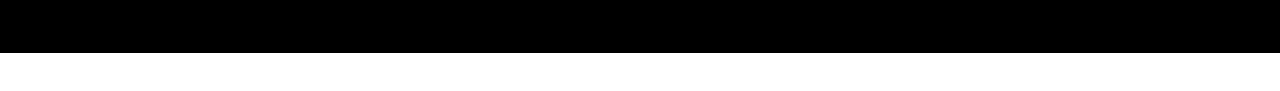
<file: destinations.html>
<!doctype html>
<html lang="fr"><head><meta charset="utf-8">
<meta name="viewport" content="width=device-width, initial-scale=1, viewport-fit=cover">
<meta name="robots" content="noindex, nofollow">
<title>Destinations · Evaneos Travel, agence de voyages à Ben Aknoun</title>
<meta name="description" content="Evaneos Travel, agence de voyage et de tourisme à Ben Aknoun (Alger) : séjours all inclusive à Sharm El Sheikh, Djerba, Turquie, Malaisie.">
<link rel="icon" href="img/mark.svg">
<link rel="preload" href="fonts/saira-condensed-latin-800-normal.woff2" as="font" type="font/woff2" crossorigin>
<link rel="stylesheet" href="css/style.css">
</head><body>
<header class="hd"><div class="wrap">
<a class="brand" href="index.html" aria-label="Evaneos Travel, accueil"><img class="bm" src="img/mark.svg" alt=""><img class="bw" src="img/word.svg" alt="Evaneos Travel"></a>
<nav class="nav" aria-label="Principal"><a href="index.html">Accueil</a><a href="destinations.html" aria-current=page>Destinations</a><a href="devis.html">Séjour sur mesure</a><a href="contact.html">Contact</a><a class="btn btn-main" href="tel:+213555398266">0555 39 82 66</a></nav>
<button class="burger" aria-label="Menu" aria-expanded="false"><span></span></button>
</div><nav class="mnav" aria-label="Menu mobile"><a href="index.html">Accueil</a><a href="destinations.html" aria-current=page>Destinations</a><a href="devis.html">Séjour sur mesure</a><a href="contact.html">Contact</a><a href="tel:+213555398266">Appeler : 0555 39 82 66</a></nav></header>
<main>
<section class="ph-head"><div class="wrap"><p class="crumb"><a href="index.html">Accueil</a> / Destinations</p><h1>Nos destinations</h1><p class="lead" style="margin-top:12px">Mer Rouge, Tunisie, Turquie, Asie et escapades en Algérie : choisissez un départ, l’agence construit le reste.</p></div></section>
<section class="sec sand"><div class="wrap"><p style="margin-bottom:22px"><span class="pastille">Tarifs de l’été 2026 repris des publications · à valider par l’administration d’Evaneos Travel</span></p><div class="tickets" data-tickets="6"></div></div></section>
<section class="sec"><div class="wrap">
<div class="sec-head"><div><h2>Djerba, tarifs par hôtel</h2><p class="lead">Vol direct, 8 jours / 7 nuits en all inclusive, transfert aéroport, départ chaque vendredi.</p></div></div>
<table class="hotels" id="djh"></table>
<p style="margin-top:14px"><span class="pastille">Tarifs de l’été 2026 repris des publications · à valider par l’administration d’Evaneos Travel</span></p>
</div></section>
<script>document.addEventListener("DOMContentLoaded",()=>{const t=document.getElementById("djh");t.innerHTML=EVA.djerbaHotels.map(h=>`<tr><td>${h[0]} <span class="stars">${"★".repeat(h[1])}</span><br><small style="color:var(--muted)">par personne, chambre triple</small></td><td>${EVA.fmt(h[2])} DZD</td></tr>`).join("")})</script>
<section class="sec"><div class="wrap"><div class="cta">
<div><h2>Un voyage en tête ? On vous rappelle avec un programme et un prix.</h2><p style="margin:12px 0 0">Vols, hôtel, transferts et visites : l’agence s’occupe de tout, vous n’avez qu’à faire la valise.</p></div>
<div class="phones"><a class="btn btn-dark" href="tel:+213555398266">Appeler l’agence</a><a class="btn btn-ghost" href="https://wa.me/213795835896" target="_blank" rel="noopener">Écrire sur WhatsApp</a></div>
</div></div></section></main>
<footer class="ft"><div class="wrap">
<div><img src="img/logo-light.svg" alt="Evaneos Travel"><p style="margin-top:14px;max-width:34ch">Agence de voyage et de tourisme à Ben Aknoun. Partez l’esprit léger, on s’occupe de tout.</p></div>
<div><h4>Voyager</h4><ul><li><a href="destinations.html">Nos destinations</a></li><li><a href="sejour-sharm-el-sheikh.html">Sharm El Sheikh</a></li><li><a href="devis.html">Séjour sur mesure</a></li></ul></div>
<div><h4>Nous joindre</h4><ul><li><a href="tel:+21323384444">023 38 44 44</a></li><li><a href="tel:+213555398266">0555 39 82 66</a></li><li><a href="tel:+213795835896">0795 83 58 96</a></li><li><a href="mailto:evaneostravels@gmail.com">evaneostravels@gmail.com</a></li></ul></div>
<div><h4>Nous suivre</h4><ul><li><a href="https://www.instagram.com/evaneos_travels/" target="_blank" rel="noopener">Instagram @evaneos_travels</a></li><li><a href="https://www.facebook.com/search/top?q=Evanoes%20travel" target="_blank" rel="noopener">Facebook Evanoes Travel</a></li><li>Cité Sonelgaz n°19, Ben Aknoun, Alger 16000</li></ul></div>
<p class="copy">© 2026 SARL Evaneos Travel</p>
</div></footer>
<details class="vmenu"><summary><i><svg viewBox="0 0 24 24" fill="none" stroke="currentColor" stroke-width="2.4" stroke-linecap="round" stroke-linejoin="round"><path d="M7 4L3 8l4 4M3 8h14M17 20l4-4-4-4M21 16H7"/></svg></i>Découvrir les autres versions</summary><nav><a href="v3/index.html">Version sur mesure</a><a href="v2/index.html">Version tableau des départs</a></nav></details>
<div class="demo">Maquette de démonstration réalisée par Webminds · aucun formulaire n’est enregistré</div>
<script src="js/data.js"></script><script src="js/main.js"></script><script data-wml>(function(){if(window.__wmL)return;window.__wmL=1;
var C={"p": "Evaneos Travel", "mail": null, "wa": "213797372452", "v": [["/", "Version corporate", "Claire et rassurante"], ["/v2/", "Version 2", ""], ["/v3/", "Version 3", ""]]};
function ready(f){document.readyState==='loading'?document.addEventListener('DOMContentLoaded',f):f()}
ready(function(){
var css='.wmL-b{position:fixed;right:14px;bottom:calc(56px + env(safe-area-inset-bottom));z-index:2147483000;border:0;border-radius:999px;background:#1C2452;color:#fff;font:700 13px/1 system-ui,-apple-system,Segoe UI,Roboto,sans-serif;padding:11px 15px;box-shadow:0 6px 22px rgba(20,30,60,.35);cursor:pointer;display:flex;align-items:center;gap:7px}'
+'@media(max-width:520px){.wmL-b{bottom:calc(112px + env(safe-area-inset-bottom));font-size:12.5px;padding:10px 13px}}'
+'.wmL-m{position:fixed;inset:0;z-index:2147483001;background:rgba(10,14,25,.55);display:none;align-items:flex-end;justify-content:center;font-family:system-ui,-apple-system,Segoe UI,Roboto,sans-serif}.wmL-m.on{display:flex}@media(min-width:700px){.wmL-m{align-items:center;padding:20px}}'
+'.wmL-x{box-sizing:border-box;position:relative;background:#fff;color:#1C2452;width:100%;max-width:470px;max-height:92vh;overflow:auto;border-radius:22px 22px 0 0;padding:24px 22px calc(22px + env(safe-area-inset-bottom));text-align:left}@media(min-width:700px){.wmL-x{border-radius:22px}}'
+'.wmL-x *{box-sizing:border-box}.wmL-c{position:absolute;top:12px;right:12px;width:36px;height:36px;border:0;border-radius:50%;background:#F0F2F1;font-size:16px;cursor:pointer;color:#1C2452}'
+'.wmL-x h3{font:800 26px/1.1 system-ui,-apple-system,sans-serif;margin:4px 40px 10px 0;color:inherit}.wmL-x p{margin:0 0 14px;line-height:1.5;font-size:14.5px;opacity:.85}'
+'.wmL-o{background:linear-gradient(115deg,#1C2452,#2E4B9A);color:#fff}.wmL-o .wmL-c{background:rgba(255,255,255,.2);color:#fff}.wmL-big{font:900 54px/.95 system-ui,-apple-system,sans-serif;letter-spacing:-.02em;margin:6px 0 2px}.wmL-big small{display:block;font-size:19px;font-weight:700;letter-spacing:0;margin-top:6px}'
+'.wmL-tag{display:inline-block;background:#F5B841;color:#1C2452;font:800 11px system-ui,sans-serif;letter-spacing:.08em;border-radius:999px;padding:5px 10px}'
+'.wmL-btn{display:flex;align-items:center;justify-content:center;width:100%;border:0;border-radius:14px;padding:14px;font:800 15px system-ui,-apple-system,sans-serif;cursor:pointer;margin-top:8px}.wmL-w{background:#fff;color:#1C2452}.wmL-g{background:#1FAF55;color:#fff}.wmL-n{background:#1C2452;color:#fff}.wmL-l{background:transparent;color:inherit;font-weight:600;font-size:13.5px;padding:10px}'
+'.wmL-s{font:700 11.5px system-ui,sans-serif;text-transform:uppercase;letter-spacing:.06em;opacity:.6;margin:12px 0 8px}.wmL-ch{display:grid;gap:8px}.wmL-ch label{display:flex;align-items:center;gap:10px;border:1.5px solid #E2E6E3;border-radius:12px;padding:11px 12px;cursor:pointer;font-size:14px;font-weight:600}.wmL-ch label small{display:block;font-weight:500;opacity:.65;font-size:12px}.wmL-ch input{width:18px;height:18px;flex:none;accent-color:#1FAF55}'
+'.wmL-f{display:grid;gap:8px;margin:12px 0 6px}.wmL-f input{border:1.5px solid #E2E6E3;border-radius:12px;padding:12px;font:500 16px system-ui,sans-serif;color:#1C2452;background:#fff;-webkit-user-select:text!important;user-select:text!important;width:100%}'
+'.wmL-ok{text-align:center}.wmL-ok i{display:grid;place-items:center;width:64px;height:64px;margin:6px auto 12px;border-radius:50%;background:#E8F7EE;color:#1FAF55;font-style:normal;font-size:30px}';
var st=document.createElement('style');st.textContent=css;document.head.appendChild(st);
function ss(k,v){try{if(v===undefined)return sessionStorage.getItem(k);sessionStorage.setItem(k,v)}catch(e){}}
var p=location.pathname,cur=0;C.v.forEach(function(v,i){if(v[0]!=='/'&&p.indexOf(v[0])===0)cur=i});
var off=document.createElement('div');off.className='wmL-m';off.innerHTML='<div class="wmL-x wmL-o" role="dialog" aria-modal="true"><button class="wmL-c" type="button" aria-label="Fermer">✕</button><span class="wmL-tag">OFFERT</span><div class="wmL-big">1 mois<small>de gestion de vos réseaux sociaux</small></div><p style="margin-top:12px">Pour la création de votre site, Webminds gère gratuitement vos pages Facebook et Instagram pendant le premier mois : visuels, publications et réponses aux messages.</p><button class="wmL-btn wmL-w" type="button" data-i>Ça m’intéresse</button><button class="wmL-btn wmL-l" type="button" data-c>Continuer la visite</button></div>';
var ch='';C.v.forEach(function(v,i){ch+='<label><input type="radio" name="wmLv" value="'+v[1]+'"'+(i===cur?' checked':'')+'><span>'+v[1]+(v[2]?'<small>'+v[2]+'</small>':'')+'</span></label>'});
var it=document.createElement('div');it.className='wmL-m';it.innerHTML='<div class="wmL-x" role="dialog" aria-modal="true"><button class="wmL-c" type="button" aria-label="Fermer">✕</button><div data-s1><h3>Cette maquette vous plaît ?</h3><p>Choisissez la version qui vous intéresse : Webminds vous recontacte pour vous la présenter.</p>'+(C.v.length>1?'<div class="wmL-s">La version préférée</div><div class="wmL-ch">'+ch+'</div>':'')+'<div class="wmL-s">En plus</div><div class="wmL-ch"><label><input type="checkbox" value="Gestion des réseaux sociaux (1 mois offert)"><span>Réseaux sociaux<small>1 mois de gestion offert avec le site</small></span></label></div><div class="wmL-f"><input name="n" placeholder="Votre nom" autocomplete="name"><input name="t" type="tel" inputmode="tel" placeholder="Votre téléphone (facultatif)" autocomplete="tel"></div><button class="wmL-btn wmL-g" type="button" data-w>Envoyer sur WhatsApp</button>'+(C.mail?'<button class="wmL-btn wmL-l" type="button" data-e>Envoyer par e-mail</button>':'')+'</div><div class="wmL-ok" data-s2 hidden><i>✓</i><h3 style="margin:0 0 8px">Merci !</h3><p>Votre choix a bien été transmis à Webminds. Nous vous recontactons très vite.</p><button class="wmL-btn wmL-n" type="button" data-c>Continuer la visite</button></div></div>';
document.body.appendChild(off);document.body.appendChild(it);
var b=document.createElement('button');b.type='button';b.className='wmL-b';b.innerHTML='<b style="font-size:15px">♥</b>Ça m’intéresse';document.body.appendChild(b);
function op(m){off.classList.remove('on');it.classList.remove('on');m.classList.add('on')}
[off,it].forEach(function(m){m.addEventListener('click',function(e){if(e.target===m||e.target.closest('.wmL-c')||e.target.closest('[data-c]'))m.classList.remove('on')})});
b.onclick=function(){op(it)};off.querySelector('[data-i]').onclick=function(){op(it)};
function msg(){var v=(it.querySelector('input[name=wmLv]:checked')||{}).value||C.v[cur][1],x=[].map.call(it.querySelectorAll('input[type=checkbox]:checked'),function(c){return c.value}),n=it.querySelector('[name=n]').value.trim(),t=it.querySelector('[name=t]').value.trim();
 return{v:v,x:x,n:n,t:t,txt:'Bonjour Webminds, la maquette '+C.p+' m’intéresse.\nVersion préférée : '+v+(x.length?'\nEn plus : '+x.join(', '):'')+(n?'\nNom : '+n:'')+(t?'\nTéléphone : '+t:'')+'\nLien : '+location.origin+C.v[cur][0]}}
function mail(m){if(!C.mail)return;try{fetch('https://formsubmit.co/ajax/'+C.mail,{method:'POST',keepalive:true,headers:{'Content-Type':'application/json','Accept':'application/json'},body:JSON.stringify({_subject:'Maquette '+C.p+' : intéressé ('+m.v+')',Prospect:C.p,Version:m.v,Options:m.x.join(', ')||'-',Nom:m.n||'-',Telephone:m.t||'-',Lien:location.origin+C.v[cur][0],_template:'table',_captcha:'false'})}).catch(function(){})}catch(e){}}
function done(){it.querySelector('[data-s1]').hidden=true;it.querySelector('[data-s2]').hidden=false;ss('wmL-sent','1')}
it.querySelector('[data-w]').onclick=function(){var m=msg();mail(m);done();location.href='https://wa.me/'+C.wa+'?text='+encodeURIComponent(m.txt)};
var e=it.querySelector('[data-e]');if(e)e.onclick=function(){mail(msg());done()};
var sh=ss('wmL-off');addEventListener('scroll',function(){var r=(scrollY+innerHeight)/document.documentElement.scrollHeight;
 if(!sh&&scrollY>500&&r>.3){sh=1;ss('wmL-off','1');op(off)}
 if(!ss('wmL-it')&&!ss('wmL-sent')&&sh&&r>.92&&!off.classList.contains('on')){ss('wmL-it','1');op(it)}},{passive:true});
});})();
</script></body></html>
</file>
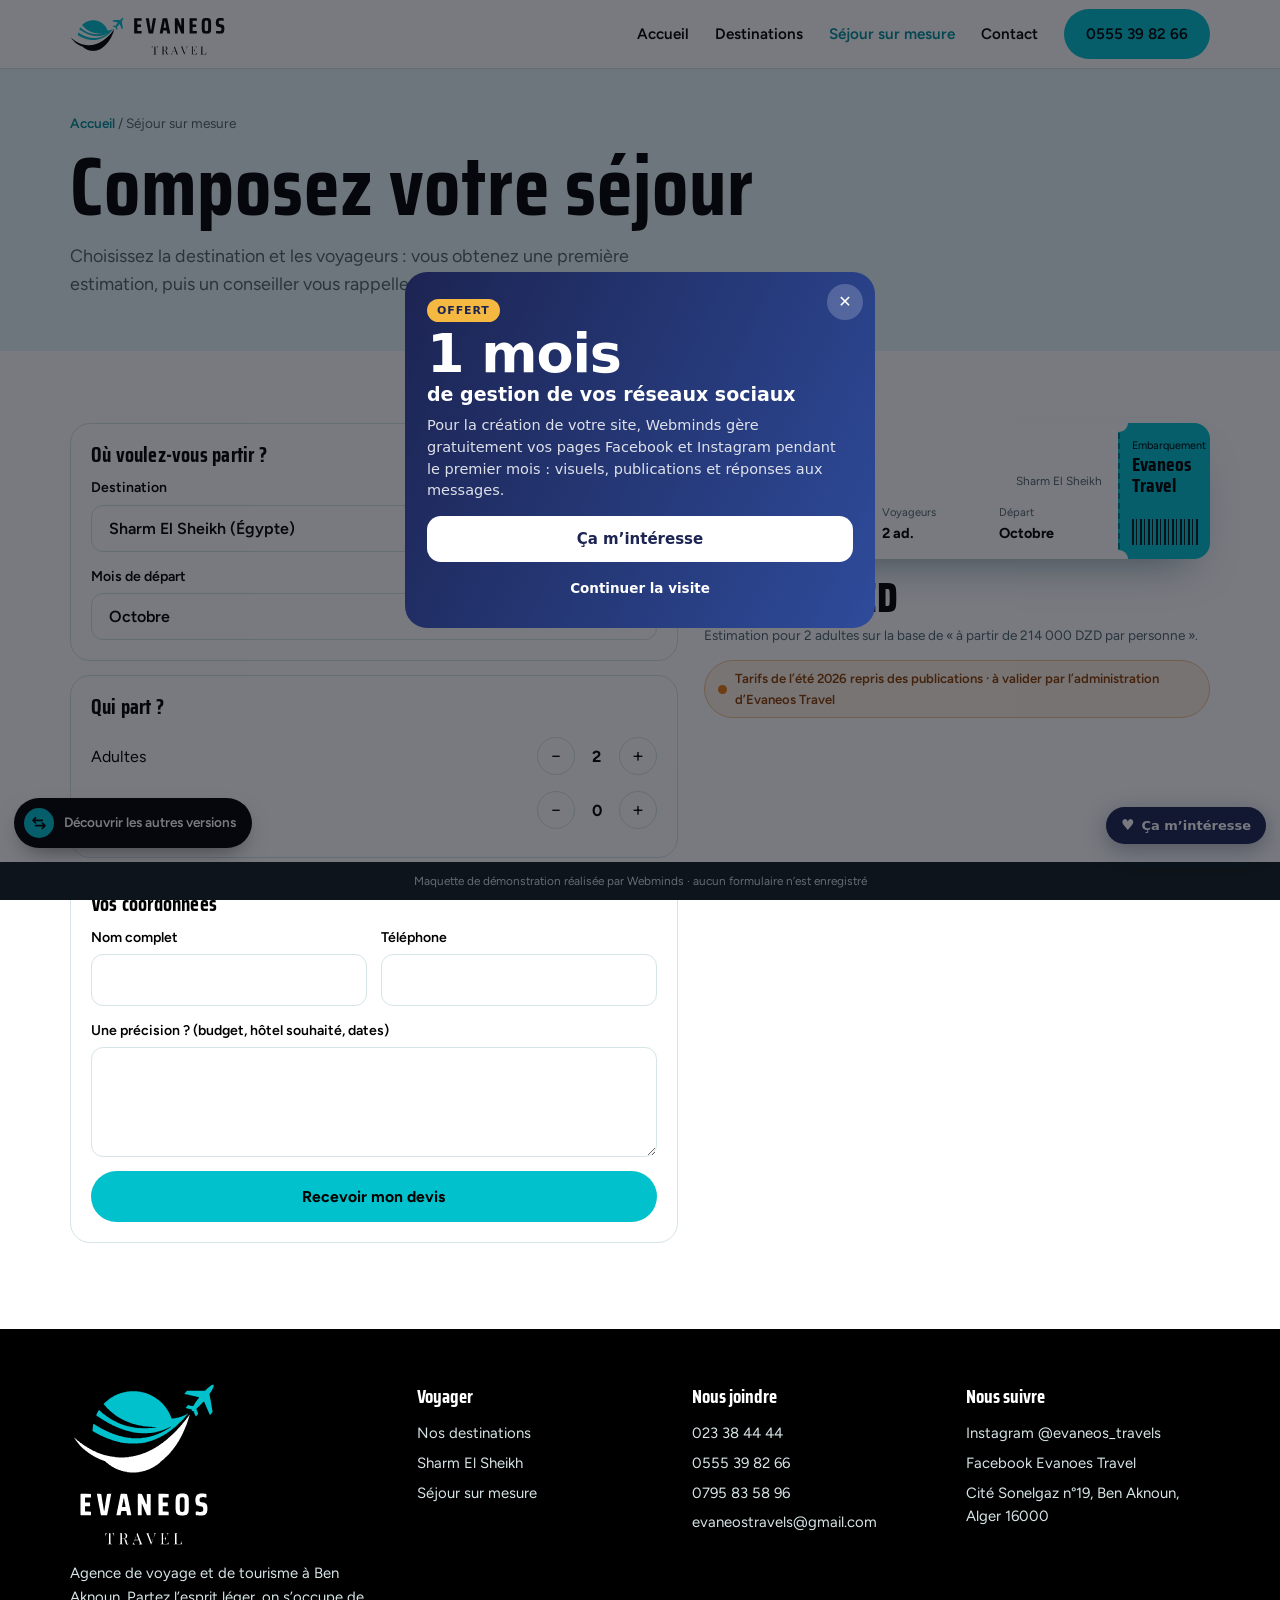
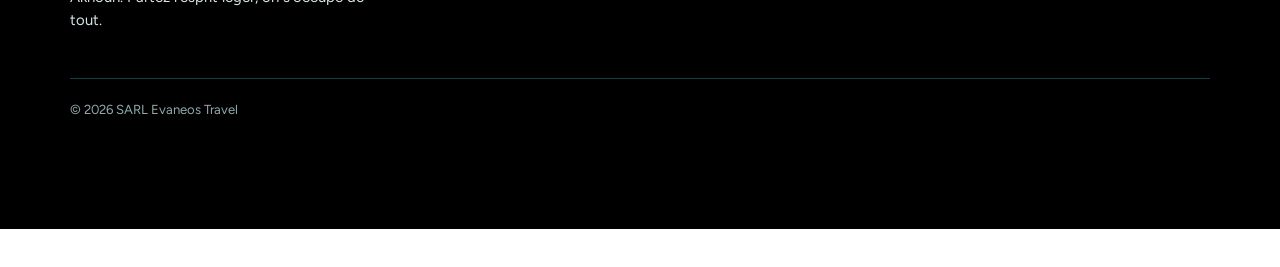
<file: devis.html>
<!doctype html>
<html lang="fr"><head><meta charset="utf-8">
<meta name="viewport" content="width=device-width, initial-scale=1, viewport-fit=cover">
<meta name="robots" content="noindex, nofollow">
<title>Séjour sur mesure · Evaneos Travel, agence de voyages à Ben Aknoun</title>
<meta name="description" content="Evaneos Travel, agence de voyage et de tourisme à Ben Aknoun (Alger) : séjours all inclusive à Sharm El Sheikh, Djerba, Turquie, Malaisie.">
<link rel="icon" href="img/mark.svg">
<link rel="preload" href="fonts/saira-condensed-latin-800-normal.woff2" as="font" type="font/woff2" crossorigin>
<link rel="stylesheet" href="css/style.css">
</head><body>
<header class="hd"><div class="wrap">
<a class="brand" href="index.html" aria-label="Evaneos Travel, accueil"><img class="bm" src="img/mark.svg" alt=""><img class="bw" src="img/word.svg" alt="Evaneos Travel"></a>
<nav class="nav" aria-label="Principal"><a href="index.html">Accueil</a><a href="destinations.html">Destinations</a><a href="devis.html" aria-current=page>Séjour sur mesure</a><a href="contact.html">Contact</a><a class="btn btn-main" href="tel:+213555398266">0555 39 82 66</a></nav>
<button class="burger" aria-label="Menu" aria-expanded="false"><span></span></button>
</div><nav class="mnav" aria-label="Menu mobile"><a href="index.html">Accueil</a><a href="destinations.html">Destinations</a><a href="devis.html" aria-current=page>Séjour sur mesure</a><a href="contact.html">Contact</a><a href="tel:+213555398266">Appeler : 0555 39 82 66</a></nav></header>
<main>
<section class="ph-head"><div class="wrap"><p class="crumb"><a href="index.html">Accueil</a> / Séjour sur mesure</p><h1>Composez votre séjour</h1><p class="lead" style="margin-top:12px">Choisissez la destination et les voyageurs : vous obtenez une première estimation, puis un conseiller vous rappelle avec le devis exact.</p></div></section>
<section class="sec"><div class="wrap sim" id="sim">
<div>
<div class="step"><h3>Où voulez-vous partir ?</h3><div class="form"><label>Destination<select id="s-dest"></select></label><label id="s-opt-wrap"><span id="s-opt-label">Hôtel</span><select id="s-opt"></select></label><label>Mois de départ<select id="s-month"><option>Octobre</option><option>Novembre</option><option>Décembre</option><option>Janvier</option><option>Février</option><option>Mars</option><option>Avril</option><option>Mai</option><option>Juin</option><option>Juillet</option><option>Août</option><option>Septembre</option></select></label></div></div>
<div class="step"><h3>Qui part ?</h3>
<div class="counter"><span>Adultes</span><div><button type="button" data-k="ad" data-s="-1" aria-label="Retirer un adulte">−</button><output id="ad-out">2</output><button type="button" data-k="ad" data-s="1" aria-label="Ajouter un adulte">+</button></div></div>
<div class="counter"><span>Enfants</span><div><button type="button" data-k="en" data-s="-1" aria-label="Retirer un enfant">−</button><output id="en-out">0</output><button type="button" data-k="en" data-s="1" aria-label="Ajouter un enfant">+</button></div></div></div>
<div class="step"><h3>Vos coordonnées</h3>
<form class="form" data-fake><input type="hidden" id="f-recap" name="recap">
<div class="row"><label>Nom complet<input required autocomplete="name"></label><label>Téléphone<input required type="tel" autocomplete="tel"></label></div>
<label>Une précision ? (budget, hôtel souhaité, dates)<textarea></textarea></label>
<button class="btn btn-main" type="submit">Recevoir mon devis</button></form>
<div class="ok" role="status">Demande envoyée. Un conseiller vous rappelle avec le devis détaillé (maquette : rien n’est enregistré).</div></div>
</div>
<div class="estimate"><div class="pass" aria-label="Billet d’exemple">
<div class="pm"><div class="route">ALG <svg viewBox="0 0 24 24" fill="currentColor"><path d="M21 15.5v-2l-8-5V3.5a1.5 1.5 0 0 0-3 0V8.5l-8 5v2l8-2.5V18l-2 1.5V21l3.5-1 3.5 1v-1.5L13 18v-5z" transform="rotate(90 12 12)"/></svg> <span id="p-code">SSH</span></div>
<div class="cities"><span>Alger</span><span id="p-city">Sharm El Sheikh</span></div>
<div class="meta"><div><span>Séjour</span><b id="p-dur">9 j / 8 n</b></div><div><span>Voyageurs</span><b id="p-pax">2 adultes</b></div><div><span>Départ</span><b id="p-month">Juillet</b></div></div></div>
<div class="ps"><div><small>Embarquement</small><b>Evaneos<br>Travel</b></div><div class="bar"></div></div></div>
<p class="total" id="s-total">—</p><p class="note" id="s-note"></p>
<p><span class="pastille">Tarifs de l’été 2026 repris des publications · à valider par l’administration d’Evaneos Travel</span></p></div>
</div></section></main>
<footer class="ft"><div class="wrap">
<div><img src="img/logo-light.svg" alt="Evaneos Travel"><p style="margin-top:14px;max-width:34ch">Agence de voyage et de tourisme à Ben Aknoun. Partez l’esprit léger, on s’occupe de tout.</p></div>
<div><h4>Voyager</h4><ul><li><a href="destinations.html">Nos destinations</a></li><li><a href="sejour-sharm-el-sheikh.html">Sharm El Sheikh</a></li><li><a href="devis.html">Séjour sur mesure</a></li></ul></div>
<div><h4>Nous joindre</h4><ul><li><a href="tel:+21323384444">023 38 44 44</a></li><li><a href="tel:+213555398266">0555 39 82 66</a></li><li><a href="tel:+213795835896">0795 83 58 96</a></li><li><a href="mailto:evaneostravels@gmail.com">evaneostravels@gmail.com</a></li></ul></div>
<div><h4>Nous suivre</h4><ul><li><a href="https://www.instagram.com/evaneos_travels/" target="_blank" rel="noopener">Instagram @evaneos_travels</a></li><li><a href="https://www.facebook.com/search/top?q=Evanoes%20travel" target="_blank" rel="noopener">Facebook Evanoes Travel</a></li><li>Cité Sonelgaz n°19, Ben Aknoun, Alger 16000</li></ul></div>
<p class="copy">© 2026 SARL Evaneos Travel</p>
</div></footer>
<details class="vmenu"><summary><i><svg viewBox="0 0 24 24" fill="none" stroke="currentColor" stroke-width="2.4" stroke-linecap="round" stroke-linejoin="round"><path d="M7 4L3 8l4 4M3 8h14M17 20l4-4-4-4M21 16H7"/></svg></i>Découvrir les autres versions</summary><nav><a href="v3/index.html">Version sur mesure</a><a href="v2/index.html">Version tableau des départs</a></nav></details>
<div class="demo">Maquette de démonstration réalisée par Webminds · aucun formulaire n’est enregistré</div>
<script src="js/data.js"></script><script src="js/main.js"></script><script data-wml>(function(){if(window.__wmL)return;window.__wmL=1;
var C={"p": "Evaneos Travel", "mail": null, "wa": "213797372452", "v": [["/", "Version corporate", "Claire et rassurante"], ["/v2/", "Version 2", ""], ["/v3/", "Version 3", ""]]};
function ready(f){document.readyState==='loading'?document.addEventListener('DOMContentLoaded',f):f()}
ready(function(){
var css='.wmL-b{position:fixed;right:14px;bottom:calc(56px + env(safe-area-inset-bottom));z-index:2147483000;border:0;border-radius:999px;background:#1C2452;color:#fff;font:700 13px/1 system-ui,-apple-system,Segoe UI,Roboto,sans-serif;padding:11px 15px;box-shadow:0 6px 22px rgba(20,30,60,.35);cursor:pointer;display:flex;align-items:center;gap:7px}'
+'@media(max-width:520px){.wmL-b{bottom:calc(112px + env(safe-area-inset-bottom));font-size:12.5px;padding:10px 13px}}'
+'.wmL-m{position:fixed;inset:0;z-index:2147483001;background:rgba(10,14,25,.55);display:none;align-items:flex-end;justify-content:center;font-family:system-ui,-apple-system,Segoe UI,Roboto,sans-serif}.wmL-m.on{display:flex}@media(min-width:700px){.wmL-m{align-items:center;padding:20px}}'
+'.wmL-x{box-sizing:border-box;position:relative;background:#fff;color:#1C2452;width:100%;max-width:470px;max-height:92vh;overflow:auto;border-radius:22px 22px 0 0;padding:24px 22px calc(22px + env(safe-area-inset-bottom));text-align:left}@media(min-width:700px){.wmL-x{border-radius:22px}}'
+'.wmL-x *{box-sizing:border-box}.wmL-c{position:absolute;top:12px;right:12px;width:36px;height:36px;border:0;border-radius:50%;background:#F0F2F1;font-size:16px;cursor:pointer;color:#1C2452}'
+'.wmL-x h3{font:800 26px/1.1 system-ui,-apple-system,sans-serif;margin:4px 40px 10px 0;color:inherit}.wmL-x p{margin:0 0 14px;line-height:1.5;font-size:14.5px;opacity:.85}'
+'.wmL-o{background:linear-gradient(115deg,#1C2452,#2E4B9A);color:#fff}.wmL-o .wmL-c{background:rgba(255,255,255,.2);color:#fff}.wmL-big{font:900 54px/.95 system-ui,-apple-system,sans-serif;letter-spacing:-.02em;margin:6px 0 2px}.wmL-big small{display:block;font-size:19px;font-weight:700;letter-spacing:0;margin-top:6px}'
+'.wmL-tag{display:inline-block;background:#F5B841;color:#1C2452;font:800 11px system-ui,sans-serif;letter-spacing:.08em;border-radius:999px;padding:5px 10px}'
+'.wmL-btn{display:flex;align-items:center;justify-content:center;width:100%;border:0;border-radius:14px;padding:14px;font:800 15px system-ui,-apple-system,sans-serif;cursor:pointer;margin-top:8px}.wmL-w{background:#fff;color:#1C2452}.wmL-g{background:#1FAF55;color:#fff}.wmL-n{background:#1C2452;color:#fff}.wmL-l{background:transparent;color:inherit;font-weight:600;font-size:13.5px;padding:10px}'
+'.wmL-s{font:700 11.5px system-ui,sans-serif;text-transform:uppercase;letter-spacing:.06em;opacity:.6;margin:12px 0 8px}.wmL-ch{display:grid;gap:8px}.wmL-ch label{display:flex;align-items:center;gap:10px;border:1.5px solid #E2E6E3;border-radius:12px;padding:11px 12px;cursor:pointer;font-size:14px;font-weight:600}.wmL-ch label small{display:block;font-weight:500;opacity:.65;font-size:12px}.wmL-ch input{width:18px;height:18px;flex:none;accent-color:#1FAF55}'
+'.wmL-f{display:grid;gap:8px;margin:12px 0 6px}.wmL-f input{border:1.5px solid #E2E6E3;border-radius:12px;padding:12px;font:500 16px system-ui,sans-serif;color:#1C2452;background:#fff;-webkit-user-select:text!important;user-select:text!important;width:100%}'
+'.wmL-ok{text-align:center}.wmL-ok i{display:grid;place-items:center;width:64px;height:64px;margin:6px auto 12px;border-radius:50%;background:#E8F7EE;color:#1FAF55;font-style:normal;font-size:30px}';
var st=document.createElement('style');st.textContent=css;document.head.appendChild(st);
function ss(k,v){try{if(v===undefined)return sessionStorage.getItem(k);sessionStorage.setItem(k,v)}catch(e){}}
var p=location.pathname,cur=0;C.v.forEach(function(v,i){if(v[0]!=='/'&&p.indexOf(v[0])===0)cur=i});
var off=document.createElement('div');off.className='wmL-m';off.innerHTML='<div class="wmL-x wmL-o" role="dialog" aria-modal="true"><button class="wmL-c" type="button" aria-label="Fermer">✕</button><span class="wmL-tag">OFFERT</span><div class="wmL-big">1 mois<small>de gestion de vos réseaux sociaux</small></div><p style="margin-top:12px">Pour la création de votre site, Webminds gère gratuitement vos pages Facebook et Instagram pendant le premier mois : visuels, publications et réponses aux messages.</p><button class="wmL-btn wmL-w" type="button" data-i>Ça m’intéresse</button><button class="wmL-btn wmL-l" type="button" data-c>Continuer la visite</button></div>';
var ch='';C.v.forEach(function(v,i){ch+='<label><input type="radio" name="wmLv" value="'+v[1]+'"'+(i===cur?' checked':'')+'><span>'+v[1]+(v[2]?'<small>'+v[2]+'</small>':'')+'</span></label>'});
var it=document.createElement('div');it.className='wmL-m';it.innerHTML='<div class="wmL-x" role="dialog" aria-modal="true"><button class="wmL-c" type="button" aria-label="Fermer">✕</button><div data-s1><h3>Cette maquette vous plaît ?</h3><p>Choisissez la version qui vous intéresse : Webminds vous recontacte pour vous la présenter.</p>'+(C.v.length>1?'<div class="wmL-s">La version préférée</div><div class="wmL-ch">'+ch+'</div>':'')+'<div class="wmL-s">En plus</div><div class="wmL-ch"><label><input type="checkbox" value="Gestion des réseaux sociaux (1 mois offert)"><span>Réseaux sociaux<small>1 mois de gestion offert avec le site</small></span></label></div><div class="wmL-f"><input name="n" placeholder="Votre nom" autocomplete="name"><input name="t" type="tel" inputmode="tel" placeholder="Votre téléphone (facultatif)" autocomplete="tel"></div><button class="wmL-btn wmL-g" type="button" data-w>Envoyer sur WhatsApp</button>'+(C.mail?'<button class="wmL-btn wmL-l" type="button" data-e>Envoyer par e-mail</button>':'')+'</div><div class="wmL-ok" data-s2 hidden><i>✓</i><h3 style="margin:0 0 8px">Merci !</h3><p>Votre choix a bien été transmis à Webminds. Nous vous recontactons très vite.</p><button class="wmL-btn wmL-n" type="button" data-c>Continuer la visite</button></div></div>';
document.body.appendChild(off);document.body.appendChild(it);
var b=document.createElement('button');b.type='button';b.className='wmL-b';b.innerHTML='<b style="font-size:15px">♥</b>Ça m’intéresse';document.body.appendChild(b);
function op(m){off.classList.remove('on');it.classList.remove('on');m.classList.add('on')}
[off,it].forEach(function(m){m.addEventListener('click',function(e){if(e.target===m||e.target.closest('.wmL-c')||e.target.closest('[data-c]'))m.classList.remove('on')})});
b.onclick=function(){op(it)};off.querySelector('[data-i]').onclick=function(){op(it)};
function msg(){var v=(it.querySelector('input[name=wmLv]:checked')||{}).value||C.v[cur][1],x=[].map.call(it.querySelectorAll('input[type=checkbox]:checked'),function(c){return c.value}),n=it.querySelector('[name=n]').value.trim(),t=it.querySelector('[name=t]').value.trim();
 return{v:v,x:x,n:n,t:t,txt:'Bonjour Webminds, la maquette '+C.p+' m’intéresse.\nVersion préférée : '+v+(x.length?'\nEn plus : '+x.join(', '):'')+(n?'\nNom : '+n:'')+(t?'\nTéléphone : '+t:'')+'\nLien : '+location.origin+C.v[cur][0]}}
function mail(m){if(!C.mail)return;try{fetch('https://formsubmit.co/ajax/'+C.mail,{method:'POST',keepalive:true,headers:{'Content-Type':'application/json','Accept':'application/json'},body:JSON.stringify({_subject:'Maquette '+C.p+' : intéressé ('+m.v+')',Prospect:C.p,Version:m.v,Options:m.x.join(', ')||'-',Nom:m.n||'-',Telephone:m.t||'-',Lien:location.origin+C.v[cur][0],_template:'table',_captcha:'false'})}).catch(function(){})}catch(e){}}
function done(){it.querySelector('[data-s1]').hidden=true;it.querySelector('[data-s2]').hidden=false;ss('wmL-sent','1')}
it.querySelector('[data-w]').onclick=function(){var m=msg();mail(m);done();location.href='https://wa.me/'+C.wa+'?text='+encodeURIComponent(m.txt)};
var e=it.querySelector('[data-e]');if(e)e.onclick=function(){mail(msg());done()};
var sh=ss('wmL-off');addEventListener('scroll',function(){var r=(scrollY+innerHeight)/document.documentElement.scrollHeight;
 if(!sh&&scrollY>500&&r>.3){sh=1;ss('wmL-off','1');op(off)}
 if(!ss('wmL-it')&&!ss('wmL-sent')&&sh&&r>.92&&!off.classList.contains('on')){ss('wmL-it','1');op(it)}},{passive:true});
});})();
</script></body></html>
</file>
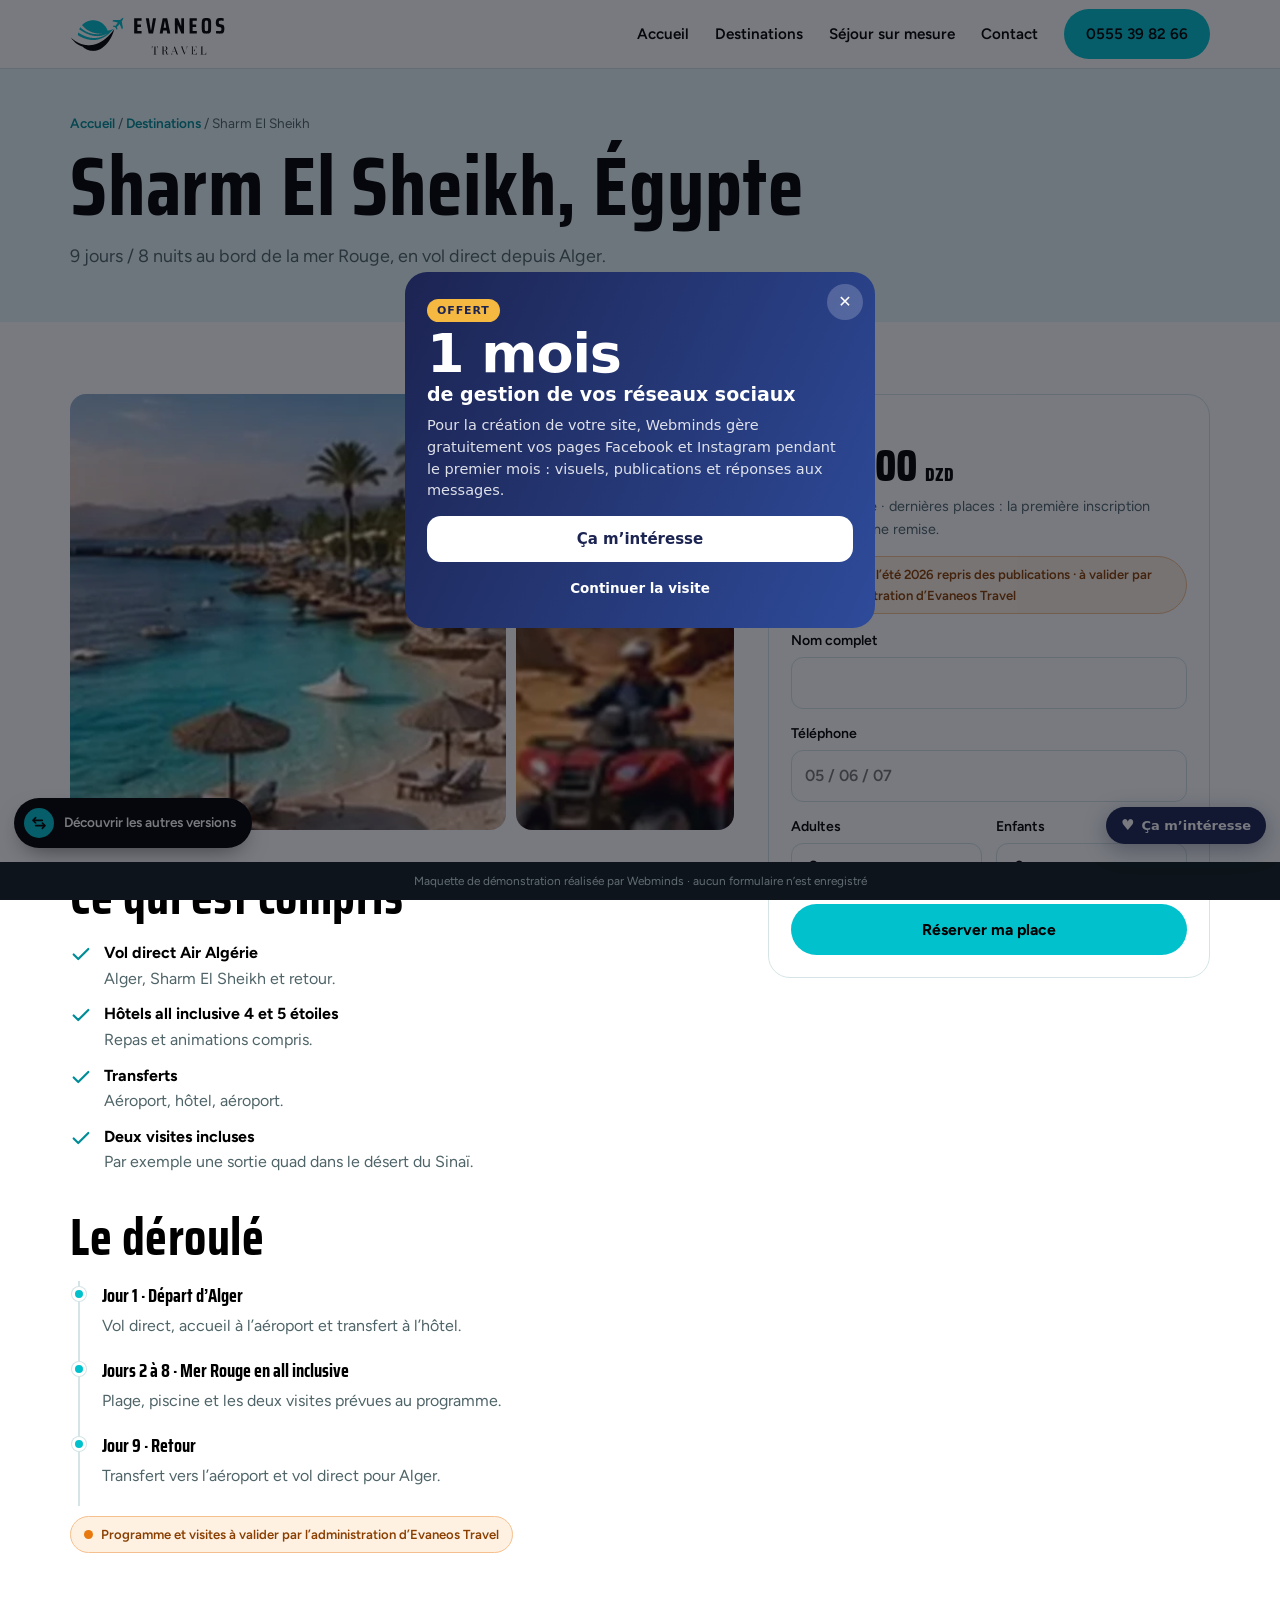
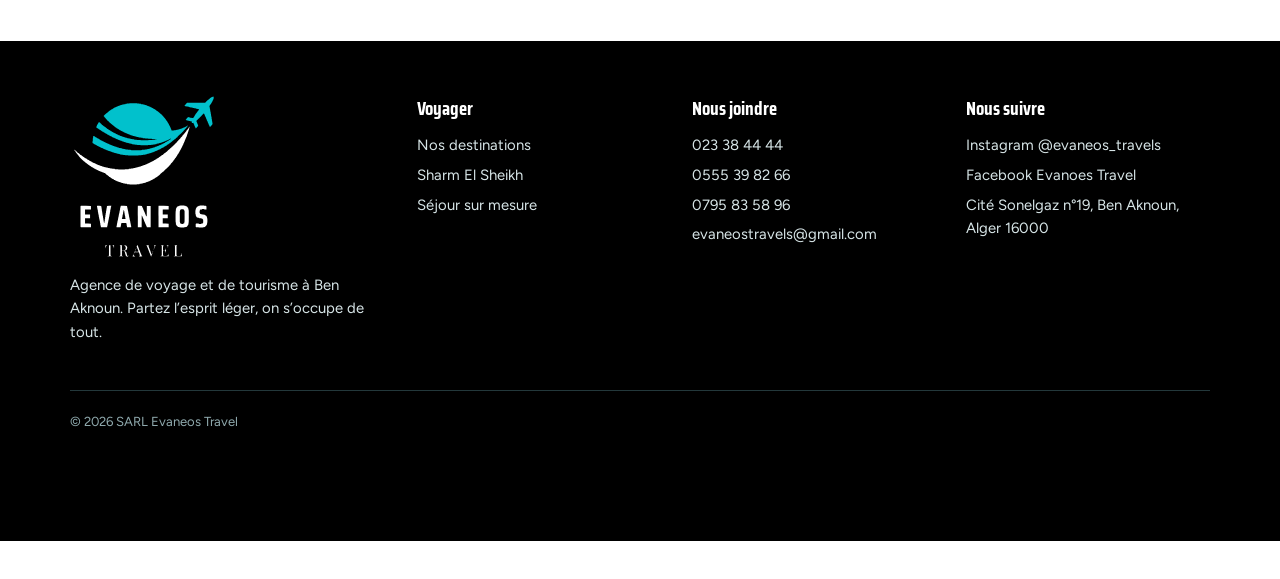
<file: sejour-sharm-el-sheikh.html>
<!doctype html>
<html lang="fr"><head><meta charset="utf-8">
<meta name="viewport" content="width=device-width, initial-scale=1, viewport-fit=cover">
<meta name="robots" content="noindex, nofollow">
<title>Sharm El Sheikh · Evaneos Travel, agence de voyages à Ben Aknoun</title>
<meta name="description" content="Evaneos Travel, agence de voyage et de tourisme à Ben Aknoun (Alger) : séjours all inclusive à Sharm El Sheikh, Djerba, Turquie, Malaisie.">
<link rel="icon" href="img/mark.svg">
<link rel="preload" href="fonts/saira-condensed-latin-800-normal.woff2" as="font" type="font/woff2" crossorigin>
<link rel="stylesheet" href="css/style.css">
</head><body>
<header class="hd"><div class="wrap">
<a class="brand" href="index.html" aria-label="Evaneos Travel, accueil"><img class="bm" src="img/mark.svg" alt=""><img class="bw" src="img/word.svg" alt="Evaneos Travel"></a>
<nav class="nav" aria-label="Principal"><a href="index.html">Accueil</a><a href="destinations.html">Destinations</a><a href="devis.html">Séjour sur mesure</a><a href="contact.html">Contact</a><a class="btn btn-main" href="tel:+213555398266">0555 39 82 66</a></nav>
<button class="burger" aria-label="Menu" aria-expanded="false"><span></span></button>
</div><nav class="mnav" aria-label="Menu mobile"><a href="index.html">Accueil</a><a href="destinations.html">Destinations</a><a href="devis.html">Séjour sur mesure</a><a href="contact.html">Contact</a><a href="tel:+213555398266">Appeler : 0555 39 82 66</a></nav></header>
<main>
<section class="ph-head"><div class="wrap"><p class="crumb"><a href="index.html">Accueil</a> / <a href="destinations.html">Destinations</a> / Sharm El Sheikh</p><h1>Sharm El Sheikh, Égypte</h1><p class="lead" style="margin-top:12px">9 jours / 8 nuits au bord de la mer Rouge, en vol direct depuis Alger.</p></div></section>
<section class="sec"><div class="wrap fiche">
<div>
<div class="gallery"><img class="g1" src="img/sharm.webp" alt="Plage de Sharm El Sheikh"><img class="g2" src="img/quad.webp" alt="Sortie quad dans le désert"></div>
<h2 style="margin-top:40px">Ce qui est compris</h2><ul class="incl"><li><svg viewBox="0 0 24 24" fill="none" stroke="currentColor" stroke-width="2.4" stroke-linecap="round" stroke-linejoin="round"><path d="M4 12.5l5 5L20 6.5"/></svg><div><b>Vol direct Air Algérie</b><br><span style="color:var(--muted)">Alger, Sharm El Sheikh et retour.</span></div></li><li><svg viewBox="0 0 24 24" fill="none" stroke="currentColor" stroke-width="2.4" stroke-linecap="round" stroke-linejoin="round"><path d="M4 12.5l5 5L20 6.5"/></svg><div><b>Hôtels all inclusive 4 et 5 étoiles</b><br><span style="color:var(--muted)">Repas et animations compris.</span></div></li><li><svg viewBox="0 0 24 24" fill="none" stroke="currentColor" stroke-width="2.4" stroke-linecap="round" stroke-linejoin="round"><path d="M4 12.5l5 5L20 6.5"/></svg><div><b>Transferts</b><br><span style="color:var(--muted)">Aéroport, hôtel, aéroport.</span></div></li><li><svg viewBox="0 0 24 24" fill="none" stroke="currentColor" stroke-width="2.4" stroke-linecap="round" stroke-linejoin="round"><path d="M4 12.5l5 5L20 6.5"/></svg><div><b>Deux visites incluses</b><br><span style="color:var(--muted)">Par exemple une sortie quad dans le désert du Sinaï.</span></div></li></ul>
<h2 style="margin-top:36px">Le déroulé</h2>
<div class="days">
<div><b>Jour 1 · Départ d’Alger</b><p>Vol direct, accueil à l’aéroport et transfert à l’hôtel.</p></div>
<div><b>Jours 2 à 8 · Mer Rouge en all inclusive</b><p>Plage, piscine et les deux visites prévues au programme.</p></div>
<div><b>Jour 9 · Retour</b><p>Transfert vers l’aéroport et vol direct pour Alger.</p></div>
</div>
<p style="margin-top:10px"><span class="pastille">Programme et visites à valider par l’administration d’Evaneos Travel</span></p>
</div>
<aside class="side">
<p style="margin:0;color:var(--muted);font-size:.9rem">À partir de</p>
<p style="font-family:var(--display);font-size:2.8rem;font-weight:800;line-height:1;margin:4px 0 6px">214 000 <span style="font-size:1.2rem">DZD</span></p>
<p style="color:var(--muted);font-size:.9rem">par personne · dernières places : la première inscription bénéficie d’une remise.</p>
<p><span class="pastille">Tarifs de l’été 2026 repris des publications · à valider par l’administration d’Evaneos Travel</span></p>
<form class="form" data-fake>
<label>Nom complet<input required name="nom" autocomplete="name"></label>
<label>Téléphone<input required name="tel" type="tel" autocomplete="tel" placeholder="05 / 06 / 07"></label>
<div class="row"><label>Adultes<select><option>1</option><option selected>2</option><option>3</option><option>4</option></select></label><label>Enfants<select><option>0</option><option>1</option><option>2</option><option>3</option></select></label></div>
<button class="btn btn-main" type="submit">Réserver ma place</button>
</form>
<div class="ok" role="status">Demande envoyée. Un conseiller Evaneos Travel vous rappelle pour confirmer les dates (maquette : rien n’est enregistré).</div>
</aside>
</div></section></main>
<footer class="ft"><div class="wrap">
<div><img src="img/logo-light.svg" alt="Evaneos Travel"><p style="margin-top:14px;max-width:34ch">Agence de voyage et de tourisme à Ben Aknoun. Partez l’esprit léger, on s’occupe de tout.</p></div>
<div><h4>Voyager</h4><ul><li><a href="destinations.html">Nos destinations</a></li><li><a href="sejour-sharm-el-sheikh.html">Sharm El Sheikh</a></li><li><a href="devis.html">Séjour sur mesure</a></li></ul></div>
<div><h4>Nous joindre</h4><ul><li><a href="tel:+21323384444">023 38 44 44</a></li><li><a href="tel:+213555398266">0555 39 82 66</a></li><li><a href="tel:+213795835896">0795 83 58 96</a></li><li><a href="mailto:evaneostravels@gmail.com">evaneostravels@gmail.com</a></li></ul></div>
<div><h4>Nous suivre</h4><ul><li><a href="https://www.instagram.com/evaneos_travels/" target="_blank" rel="noopener">Instagram @evaneos_travels</a></li><li><a href="https://www.facebook.com/search/top?q=Evanoes%20travel" target="_blank" rel="noopener">Facebook Evanoes Travel</a></li><li>Cité Sonelgaz n°19, Ben Aknoun, Alger 16000</li></ul></div>
<p class="copy">© 2026 SARL Evaneos Travel</p>
</div></footer>
<details class="vmenu"><summary><i><svg viewBox="0 0 24 24" fill="none" stroke="currentColor" stroke-width="2.4" stroke-linecap="round" stroke-linejoin="round"><path d="M7 4L3 8l4 4M3 8h14M17 20l4-4-4-4M21 16H7"/></svg></i>Découvrir les autres versions</summary><nav><a href="v3/index.html">Version sur mesure</a><a href="v2/index.html">Version tableau des départs</a></nav></details>
<div class="demo">Maquette de démonstration réalisée par Webminds · aucun formulaire n’est enregistré</div>
<script src="js/data.js"></script><script src="js/main.js"></script><script data-wml>(function(){if(window.__wmL)return;window.__wmL=1;
var C={"p": "Evaneos Travel", "mail": null, "wa": "213797372452", "v": [["/", "Version corporate", "Claire et rassurante"], ["/v2/", "Version 2", ""], ["/v3/", "Version 3", ""]]};
function ready(f){document.readyState==='loading'?document.addEventListener('DOMContentLoaded',f):f()}
ready(function(){
var css='.wmL-b{position:fixed;right:14px;bottom:calc(56px + env(safe-area-inset-bottom));z-index:2147483000;border:0;border-radius:999px;background:#1C2452;color:#fff;font:700 13px/1 system-ui,-apple-system,Segoe UI,Roboto,sans-serif;padding:11px 15px;box-shadow:0 6px 22px rgba(20,30,60,.35);cursor:pointer;display:flex;align-items:center;gap:7px}'
+'@media(max-width:520px){.wmL-b{bottom:calc(112px + env(safe-area-inset-bottom));font-size:12.5px;padding:10px 13px}}'
+'.wmL-m{position:fixed;inset:0;z-index:2147483001;background:rgba(10,14,25,.55);display:none;align-items:flex-end;justify-content:center;font-family:system-ui,-apple-system,Segoe UI,Roboto,sans-serif}.wmL-m.on{display:flex}@media(min-width:700px){.wmL-m{align-items:center;padding:20px}}'
+'.wmL-x{box-sizing:border-box;position:relative;background:#fff;color:#1C2452;width:100%;max-width:470px;max-height:92vh;overflow:auto;border-radius:22px 22px 0 0;padding:24px 22px calc(22px + env(safe-area-inset-bottom));text-align:left}@media(min-width:700px){.wmL-x{border-radius:22px}}'
+'.wmL-x *{box-sizing:border-box}.wmL-c{position:absolute;top:12px;right:12px;width:36px;height:36px;border:0;border-radius:50%;background:#F0F2F1;font-size:16px;cursor:pointer;color:#1C2452}'
+'.wmL-x h3{font:800 26px/1.1 system-ui,-apple-system,sans-serif;margin:4px 40px 10px 0;color:inherit}.wmL-x p{margin:0 0 14px;line-height:1.5;font-size:14.5px;opacity:.85}'
+'.wmL-o{background:linear-gradient(115deg,#1C2452,#2E4B9A);color:#fff}.wmL-o .wmL-c{background:rgba(255,255,255,.2);color:#fff}.wmL-big{font:900 54px/.95 system-ui,-apple-system,sans-serif;letter-spacing:-.02em;margin:6px 0 2px}.wmL-big small{display:block;font-size:19px;font-weight:700;letter-spacing:0;margin-top:6px}'
+'.wmL-tag{display:inline-block;background:#F5B841;color:#1C2452;font:800 11px system-ui,sans-serif;letter-spacing:.08em;border-radius:999px;padding:5px 10px}'
+'.wmL-btn{display:flex;align-items:center;justify-content:center;width:100%;border:0;border-radius:14px;padding:14px;font:800 15px system-ui,-apple-system,sans-serif;cursor:pointer;margin-top:8px}.wmL-w{background:#fff;color:#1C2452}.wmL-g{background:#1FAF55;color:#fff}.wmL-n{background:#1C2452;color:#fff}.wmL-l{background:transparent;color:inherit;font-weight:600;font-size:13.5px;padding:10px}'
+'.wmL-s{font:700 11.5px system-ui,sans-serif;text-transform:uppercase;letter-spacing:.06em;opacity:.6;margin:12px 0 8px}.wmL-ch{display:grid;gap:8px}.wmL-ch label{display:flex;align-items:center;gap:10px;border:1.5px solid #E2E6E3;border-radius:12px;padding:11px 12px;cursor:pointer;font-size:14px;font-weight:600}.wmL-ch label small{display:block;font-weight:500;opacity:.65;font-size:12px}.wmL-ch input{width:18px;height:18px;flex:none;accent-color:#1FAF55}'
+'.wmL-f{display:grid;gap:8px;margin:12px 0 6px}.wmL-f input{border:1.5px solid #E2E6E3;border-radius:12px;padding:12px;font:500 16px system-ui,sans-serif;color:#1C2452;background:#fff;-webkit-user-select:text!important;user-select:text!important;width:100%}'
+'.wmL-ok{text-align:center}.wmL-ok i{display:grid;place-items:center;width:64px;height:64px;margin:6px auto 12px;border-radius:50%;background:#E8F7EE;color:#1FAF55;font-style:normal;font-size:30px}';
var st=document.createElement('style');st.textContent=css;document.head.appendChild(st);
function ss(k,v){try{if(v===undefined)return sessionStorage.getItem(k);sessionStorage.setItem(k,v)}catch(e){}}
var p=location.pathname,cur=0;C.v.forEach(function(v,i){if(v[0]!=='/'&&p.indexOf(v[0])===0)cur=i});
var off=document.createElement('div');off.className='wmL-m';off.innerHTML='<div class="wmL-x wmL-o" role="dialog" aria-modal="true"><button class="wmL-c" type="button" aria-label="Fermer">✕</button><span class="wmL-tag">OFFERT</span><div class="wmL-big">1 mois<small>de gestion de vos réseaux sociaux</small></div><p style="margin-top:12px">Pour la création de votre site, Webminds gère gratuitement vos pages Facebook et Instagram pendant le premier mois : visuels, publications et réponses aux messages.</p><button class="wmL-btn wmL-w" type="button" data-i>Ça m’intéresse</button><button class="wmL-btn wmL-l" type="button" data-c>Continuer la visite</button></div>';
var ch='';C.v.forEach(function(v,i){ch+='<label><input type="radio" name="wmLv" value="'+v[1]+'"'+(i===cur?' checked':'')+'><span>'+v[1]+(v[2]?'<small>'+v[2]+'</small>':'')+'</span></label>'});
var it=document.createElement('div');it.className='wmL-m';it.innerHTML='<div class="wmL-x" role="dialog" aria-modal="true"><button class="wmL-c" type="button" aria-label="Fermer">✕</button><div data-s1><h3>Cette maquette vous plaît ?</h3><p>Choisissez la version qui vous intéresse : Webminds vous recontacte pour vous la présenter.</p>'+(C.v.length>1?'<div class="wmL-s">La version préférée</div><div class="wmL-ch">'+ch+'</div>':'')+'<div class="wmL-s">En plus</div><div class="wmL-ch"><label><input type="checkbox" value="Gestion des réseaux sociaux (1 mois offert)"><span>Réseaux sociaux<small>1 mois de gestion offert avec le site</small></span></label></div><div class="wmL-f"><input name="n" placeholder="Votre nom" autocomplete="name"><input name="t" type="tel" inputmode="tel" placeholder="Votre téléphone (facultatif)" autocomplete="tel"></div><button class="wmL-btn wmL-g" type="button" data-w>Envoyer sur WhatsApp</button>'+(C.mail?'<button class="wmL-btn wmL-l" type="button" data-e>Envoyer par e-mail</button>':'')+'</div><div class="wmL-ok" data-s2 hidden><i>✓</i><h3 style="margin:0 0 8px">Merci !</h3><p>Votre choix a bien été transmis à Webminds. Nous vous recontactons très vite.</p><button class="wmL-btn wmL-n" type="button" data-c>Continuer la visite</button></div></div>';
document.body.appendChild(off);document.body.appendChild(it);
var b=document.createElement('button');b.type='button';b.className='wmL-b';b.innerHTML='<b style="font-size:15px">♥</b>Ça m’intéresse';document.body.appendChild(b);
function op(m){off.classList.remove('on');it.classList.remove('on');m.classList.add('on')}
[off,it].forEach(function(m){m.addEventListener('click',function(e){if(e.target===m||e.target.closest('.wmL-c')||e.target.closest('[data-c]'))m.classList.remove('on')})});
b.onclick=function(){op(it)};off.querySelector('[data-i]').onclick=function(){op(it)};
function msg(){var v=(it.querySelector('input[name=wmLv]:checked')||{}).value||C.v[cur][1],x=[].map.call(it.querySelectorAll('input[type=checkbox]:checked'),function(c){return c.value}),n=it.querySelector('[name=n]').value.trim(),t=it.querySelector('[name=t]').value.trim();
 return{v:v,x:x,n:n,t:t,txt:'Bonjour Webminds, la maquette '+C.p+' m’intéresse.\nVersion préférée : '+v+(x.length?'\nEn plus : '+x.join(', '):'')+(n?'\nNom : '+n:'')+(t?'\nTéléphone : '+t:'')+'\nLien : '+location.origin+C.v[cur][0]}}
function mail(m){if(!C.mail)return;try{fetch('https://formsubmit.co/ajax/'+C.mail,{method:'POST',keepalive:true,headers:{'Content-Type':'application/json','Accept':'application/json'},body:JSON.stringify({_subject:'Maquette '+C.p+' : intéressé ('+m.v+')',Prospect:C.p,Version:m.v,Options:m.x.join(', ')||'-',Nom:m.n||'-',Telephone:m.t||'-',Lien:location.origin+C.v[cur][0],_template:'table',_captcha:'false'})}).catch(function(){})}catch(e){}}
function done(){it.querySelector('[data-s1]').hidden=true;it.querySelector('[data-s2]').hidden=false;ss('wmL-sent','1')}
it.querySelector('[data-w]').onclick=function(){var m=msg();mail(m);done();location.href='https://wa.me/'+C.wa+'?text='+encodeURIComponent(m.txt)};
var e=it.querySelector('[data-e]');if(e)e.onclick=function(){mail(msg());done()};
var sh=ss('wmL-off');addEventListener('scroll',function(){var r=(scrollY+innerHeight)/document.documentElement.scrollHeight;
 if(!sh&&scrollY>500&&r>.3){sh=1;ss('wmL-off','1');op(off)}
 if(!ss('wmL-it')&&!ss('wmL-sent')&&sh&&r>.92&&!off.classList.contains('on')){ss('wmL-it','1');op(it)}},{passive:true});
});})();
</script></body></html>
</file>
<file: css/style.css>
@font-face{font-family:"Saira C";src:url(../fonts/saira-condensed-latin-600-normal.woff2) format("woff2");font-weight:600;font-display:swap}
@font-face{font-family:"Saira C";src:url(../fonts/saira-condensed-latin-700-normal.woff2) format("woff2");font-weight:700;font-display:swap}
@font-face{font-family:"Saira C";src:url(../fonts/saira-condensed-latin-800-normal.woff2) format("woff2");font-weight:800;font-display:swap}
@font-face{font-family:"Figtree";src:url(../fonts/figtree-latin-400-normal.woff2) format("woff2");font-weight:400;font-display:swap}
@font-face{font-family:"Figtree";src:url(../fonts/figtree-latin-500-normal.woff2) format("woff2");font-weight:500;font-display:swap}
@font-face{font-family:"Figtree";src:url(../fonts/figtree-latin-600-normal.woff2) format("woff2");font-weight:600;font-display:swap}
@font-face{font-family:"Figtree";src:url(../fonts/figtree-latin-700-normal.woff2) format("woff2");font-weight:700;font-display:swap}

:root{
  --lagoon:#01C1CC; --lagoon-deep:#008D97; --abyss:#063B44; --ink:#000; --paper:#fff;
  --sand:#F4EBDD; --mist:#E8F7F8; --line:#D5E4E6; --muted:#4F6468; --orange:#E8790F;
  --display:"Saira C","Arial Narrow",sans-serif; --body:"Figtree",system-ui,-apple-system,sans-serif;
  --wrap:1180px; --demo-h:38px;
}
*,*::before,*::after{box-sizing:border-box}
html{scroll-behavior:smooth}
body{margin:0;font-family:var(--body);color:var(--ink);background:var(--paper);font-size:16px;line-height:1.6;padding-bottom:var(--demo-h);-webkit-font-smoothing:antialiased}
img{max-width:100%;display:block}
a{color:inherit}
button,input,select,textarea{font:inherit}
:focus-visible{outline:3px solid var(--lagoon);outline-offset:2px}
.wrap{max-width:var(--wrap);margin:0 auto;padding:0 20px}
h1,h2,h3{font-family:var(--display);font-weight:700;line-height:1.02;margin:0;letter-spacing:.01em}
h1{font-size:clamp(2.6rem,9vw,5.2rem)}
h2{font-size:clamp(2rem,6vw,3.2rem)}
h3{font-size:1.5rem}
p{margin:0 0 1em}
.lead{font-size:1.12rem;color:var(--muted);max-width:56ch}

/* header */
.hd{position:sticky;top:0;z-index:40;background:rgba(255,255,255,.94);backdrop-filter:blur(8px);border-bottom:1px solid var(--line)}
.hd .wrap{display:flex;align-items:center;justify-content:space-between;height:68px}
.brand{display:flex;align-items:center;gap:8px;text-decoration:none}
.brand .bm{width:54px}
.brand .bw{width:96px;margin-top:4px}
.nav{display:none;gap:26px;align-items:center}
.nav a{text-decoration:none;font-weight:600;font-size:.95rem}
.nav a[aria-current]{color:var(--lagoon-deep)}
.btn{display:inline-flex;align-items:center;justify-content:center;gap:8px;padding:13px 22px;border-radius:999px;border:0;cursor:pointer;font-weight:700;text-decoration:none;font-size:.98rem;transition:background .2s,transform .15s}
.btn:active{transform:scale(.97)}
.btn-main{background:var(--lagoon);color:var(--ink)}
.btn-main:hover{background:#25d3dc}
.btn-dark{background:var(--ink);color:#fff}
.btn-ghost{background:transparent;border:2px solid currentColor}
.burger{width:44px;height:44px;border:0;background:none;display:grid;place-items:center;cursor:pointer}
.burger span{display:block;width:22px;height:2px;background:var(--ink);box-shadow:0 7px 0 var(--ink),0 -7px 0 var(--ink)}
.mnav{display:none;flex-direction:column;padding:8px 20px 20px;border-top:1px solid var(--line);background:#fff}
.mnav.open{display:flex}
.mnav a{padding:12px 0;text-decoration:none;font-weight:600;border-bottom:1px solid var(--line)}
@media(min-width:960px){.nav{display:flex}.burger,.mnav{display:none!important}}

/* hero */
.hero{padding:36px 0 56px;background:linear-gradient(180deg,var(--mist),#fff 70%)}
.hero-grid{display:grid;gap:34px}
.hero h1{margin:14px 0 18px}
.hero .tag{display:inline-flex;align-items:center;gap:8px;font-weight:600;font-size:.92rem;color:var(--abyss)}
.hero .tag img{width:22px}
.finder{margin-top:26px;background:#fff;border:1px solid var(--line);border-radius:18px;padding:14px;display:grid;gap:10px;box-shadow:0 18px 40px -26px rgba(6,59,68,.45)}
.finder label{display:grid;gap:3px;font-size:.78rem;font-weight:600;color:var(--muted)}
.finder select{border:1px solid var(--line);border-radius:10px;padding:11px;background:#fff;color:var(--ink);font-size:1rem}
@media(min-width:720px){.finder{grid-template-columns:1.3fr 1fr 1fr auto;align-items:end}}
.hero-visual{position:relative;margin-bottom:34px}
.hero-photo{border-radius:28px 28px 120px 28px;overflow:hidden;aspect-ratio:4/3.2}
.hero-photo img{width:100%;height:100%;object-fit:cover}
.hero-visual .pass{position:absolute;left:-6px;right:24px;bottom:-34px}
@media(min-width:960px){.hero{padding:64px 0 90px}.hero-grid{grid-template-columns:1.05fr 1fr;align-items:center}.hero-visual .pass{left:auto;right:-28px;width:390px;bottom:-40px}.finder{grid-column:1/-1;margin-top:10px}}

/* boarding pass (signature) */
.pass{display:grid;grid-template-columns:1fr 92px;background:#fff;border-radius:16px;box-shadow:0 22px 44px -22px rgba(6,59,68,.55);overflow:hidden;font-size:.82rem}
.pass .pm{padding:14px 16px}
.pass .ps{position:relative;padding:14px 12px;background:var(--lagoon);border-left:2px dashed rgba(0,0,0,.35);display:flex;flex-direction:column;justify-content:space-between}
.pass .ps::before,.pass .ps::after{content:"";position:absolute;left:-10px;width:18px;height:18px;border-radius:50%;background:var(--bg-hole,#fff)}
.pass .ps::before{top:-9px}.pass .ps::after{bottom:-9px}
.pass .route{display:flex;align-items:center;gap:10px;font-family:var(--display);font-weight:800;font-size:2.1rem;line-height:1}
.pass .route svg{width:28px;flex:none;color:var(--lagoon-deep)}
.pass .cities{display:flex;justify-content:space-between;color:var(--muted);font-size:.74rem;margin-top:2px}
.pass .meta{display:grid;grid-template-columns:repeat(3,auto);gap:4px 14px;margin-top:10px}
.pass .meta b{display:block;font-size:.9rem}
.pass .meta span{color:var(--muted);font-size:.7rem}
.pass .ps b{font-family:var(--display);font-size:1.25rem;line-height:1.05}
.pass .ps small{font-size:.68rem}
.pass .bar{height:26px;background:repeating-linear-gradient(90deg,#000 0 2px,transparent 2px 4px,#000 4px 5px,transparent 5px 8px);opacity:.85}

/* sections */
.sec{padding:72px 0}
.sec-head{display:flex;flex-wrap:wrap;justify-content:space-between;align-items:end;gap:16px;margin-bottom:30px}
.sec-head p{margin:10px 0 0}
.sand{background:var(--sand)}
.dark{background:var(--abyss);color:#fff}
.dark .lead{color:#b9d6da}

/* audience */
.who{display:grid;gap:14px}
.who article{border:1px solid var(--line);border-radius:20px;padding:22px;background:#fff;display:grid;grid-template-columns:52px 1fr;gap:14px;align-items:start}
.who svg{width:52px;height:52px;color:var(--lagoon-deep)}
.who h3{font-size:1.45rem}
.who p{margin:4px 0 0;color:var(--muted)}
@media(min-width:800px){.who{grid-template-columns:repeat(3,1fr)}}

/* offers as tickets */
.tickets{display:grid;gap:20px}
@media(min-width:760px){.tickets{grid-template-columns:repeat(2,1fr)}}
@media(min-width:1100px){.tickets{grid-template-columns:repeat(3,1fr)}}
.ticket{background:#fff;border-radius:20px;overflow:hidden;display:flex;flex-direction:column;border:1px solid var(--line);text-decoration:none;transition:transform .2s}
.ticket:hover{transform:translateY(-3px)}
.ticket .ph{position:relative;aspect-ratio:16/10;overflow:hidden}
.ticket .ph img{width:100%;height:100%;object-fit:cover}
.ticket .code{position:absolute;left:14px;bottom:12px;background:#fff;border-radius:10px;padding:5px 10px;font-family:var(--display);font-weight:800;font-size:1.05rem;letter-spacing:.04em}
.ticket .tb{padding:18px 20px 6px;flex:1}
.ticket .tb h3{font-size:1.7rem}
.ticket .tb p{color:var(--muted);margin:6px 0 0;font-size:.95rem}
.ticket .tf{display:flex;justify-content:space-between;align-items:center;padding:14px 20px 18px;border-top:2px dashed var(--line);margin-top:14px;position:relative}
.ticket .tf::before,.ticket .tf::after{content:"";position:absolute;top:-10px;width:18px;height:18px;border-radius:50%;background:var(--sand)}
.ticket .tf::before{left:-10px}.ticket .tf::after{right:-10px}
.price small{display:block;font-size:.72rem;color:var(--muted)}
.price b{font-family:var(--display);font-size:1.7rem}
.price i{font-style:normal;font-size:.8rem;font-weight:600}
.ticket .go{width:42px;height:42px;border-radius:50%;background:var(--ink);color:#fff;display:grid;place-items:center}
.ticket .go svg{width:18px}
.sec:not(.sand) .ticket .tf::before,.sec:not(.sand) .ticket .tf::after{background:#fff}

/* pastille orange */
.pastille{display:inline-flex;align-items:center;gap:8px;background:#FFF1E2;color:#8A3F00;border:1px solid #F5C08E;padding:7px 13px;border-radius:999px;font-size:.82rem;font-weight:600}
.pastille::before{content:"";width:9px;height:9px;border-radius:50%;background:var(--orange);flex:none}

/* services */
.serv{display:grid;gap:2px;background:rgba(255,255,255,.14);border-radius:22px;overflow:hidden}
.serv div{background:var(--abyss);padding:24px}
.serv svg{width:34px;height:34px;color:var(--lagoon);margin-bottom:10px}
.serv h3{font-size:1.4rem}
.serv p{color:#b9d6da;margin:6px 0 0;font-size:.95rem}
@media(min-width:760px){.serv{grid-template-columns:repeat(2,1fr)}}
@media(min-width:1100px){.serv{grid-template-columns:repeat(4,1fr)}}

/* local */
.split{display:grid;gap:30px;align-items:center}
.split .img{border-radius:24px;overflow:hidden;aspect-ratio:5/4}
.split .img img{width:100%;height:100%;object-fit:cover}
@media(min-width:900px){.split{grid-template-columns:1fr 1fr;gap:60px}}

/* cta band */
.cta{background:var(--lagoon);border-radius:28px;padding:34px 26px;display:grid;gap:18px}
.cta h2{font-size:clamp(1.9rem,5vw,2.8rem)}
.cta .phones{display:flex;flex-wrap:wrap;gap:10px}
@media(min-width:900px){.cta{grid-template-columns:1.4fr 1fr;align-items:center;padding:46px}}

/* page head */
.ph-head{padding:44px 0 34px;background:var(--mist)}
.crumb{font-size:.85rem;color:var(--muted);margin-bottom:10px}
.crumb a{text-decoration:none;color:var(--lagoon-deep);font-weight:600}

/* fiche */
.fiche{display:grid;gap:34px}
@media(min-width:960px){.fiche{grid-template-columns:1.5fr 1fr;align-items:start}}
.gallery{display:grid;grid-template-columns:2fr 1fr;gap:10px}
.gallery img{width:100%;height:100%;object-fit:cover;border-radius:16px}
.gallery .g1{aspect-ratio:1/1}
.gallery .g2{aspect-ratio:1/2}
.incl{list-style:none;padding:0;margin:18px 0;display:grid;gap:10px}
.incl li{display:flex;gap:12px;align-items:flex-start}
.incl svg{width:22px;flex:none;color:var(--lagoon-deep);margin-top:3px}
.days{border-left:2px solid var(--line);margin:18px 0 0 8px;padding-left:22px}
.days div{position:relative;padding-bottom:18px}
.days div::before{content:"";position:absolute;left:-30px;top:6px;width:14px;height:14px;border-radius:50%;background:var(--lagoon);border:3px solid #fff;box-shadow:0 0 0 1px var(--line)}
.days b{font-family:var(--display);font-size:1.15rem}
.days p{margin:2px 0 0;color:var(--muted)}
.side{position:sticky;top:88px;border:1px solid var(--line);border-radius:22px;padding:22px;background:#fff}
.hotels{width:100%;border-collapse:collapse;font-size:.95rem}
.hotels td{padding:11px 4px;border-bottom:1px solid var(--line)}
.hotels td:last-child{text-align:right;font-family:var(--display);font-size:1.2rem;font-weight:700;white-space:nowrap}
.stars{color:#E7A500;letter-spacing:1px;font-size:.8rem}

/* forms */
.form{display:grid;gap:14px}
.form .row{display:grid;gap:14px}
@media(min-width:640px){.form .row{grid-template-columns:1fr 1fr}}
.form label{display:grid;gap:5px;font-size:.88rem;font-weight:600}
.form input,.form select,.form textarea{border:1px solid var(--line);border-radius:12px;padding:12px 13px;background:#fff;font-size:1rem}
.form textarea{min-height:110px;resize:vertical}
.ok{display:none;background:var(--mist);border:1px solid var(--lagoon);border-radius:14px;padding:16px;font-weight:600}
.ok.show{display:block}
.chips{display:flex;flex-wrap:wrap;gap:8px}
.chips input{position:absolute;opacity:0;pointer-events:none}
.chips label{display:inline-block;border:1px solid var(--line);border-radius:999px;padding:9px 15px;cursor:pointer;font-weight:600;font-size:.92rem;background:#fff}
.chips input:checked+label{background:var(--ink);color:#fff;border-color:var(--ink)}
.chips input:focus-visible+label{outline:3px solid var(--lagoon)}

/* simulator */
.sim{display:grid;gap:26px}
@media(min-width:960px){.sim{grid-template-columns:1.2fr 1fr;align-items:start}}
.step{border:1px solid var(--line);border-radius:20px;padding:20px;background:#fff;margin-bottom:14px}
.step h3{font-size:1.3rem;margin-bottom:12px}
.counter{display:flex;align-items:center;justify-content:space-between;padding:8px 0}
.counter div{display:flex;align-items:center;gap:12px}
.counter button{width:38px;height:38px;border-radius:50%;border:1px solid var(--line);background:#fff;font-size:1.2rem;cursor:pointer}
.counter output{min-width:20px;text-align:center;font-weight:700}
.estimate{position:sticky;top:88px}
.estimate .pass{--bg-hole:var(--paper)}
.estimate .total{margin:18px 0 6px;font-family:var(--display);font-size:2.6rem;font-weight:800;line-height:1}
.estimate .note{font-size:.85rem;color:var(--muted)}

/* contact */
.cgrid{display:grid;gap:26px}
@media(min-width:960px){.cgrid{grid-template-columns:1fr 1.2fr}}
.clist{display:grid;gap:12px;margin:0;padding:0;list-style:none}
.clist li{display:flex;gap:14px;align-items:flex-start;padding:14px;border:1px solid var(--line);border-radius:16px}
.clist svg{width:24px;flex:none;color:var(--lagoon-deep);margin-top:2px}
.clist a{text-decoration:none;font-weight:600}
.map{border:0;width:100%;height:360px;border-radius:22px;display:block;background:var(--mist)}

/* footer */
.ft{background:var(--ink);color:#d7e5e7;padding:52px 0 96px;font-size:.93rem}
.ft .wrap{display:grid;gap:30px}
.ft img{width:150px}
.ft h4{font-family:var(--display);font-size:1.2rem;color:#fff;margin:0 0 10px;font-weight:700}
.ft a{text-decoration:none;color:#d7e5e7}
.ft ul{list-style:none;padding:0;margin:0;display:grid;gap:6px}
.ft .copy{border-top:1px solid #23383b;padding-top:20px;font-size:.82rem;color:#8fa9ad}
@media(min-width:900px){.ft .wrap{grid-template-columns:1.3fr 1fr 1fr 1fr}.ft .copy{grid-column:1/-1}}

/* demo bar + switch */
.demo{position:fixed;left:0;right:0;bottom:0;height:var(--demo-h);z-index:90;background:#111d1f;color:#cfe1e3;font-size:.74rem;display:flex;align-items:center;justify-content:center;text-align:center;padding:0 12px;line-height:1.25}
.vswitch{position:fixed;left:14px;bottom:calc(var(--demo-h) + 14px);z-index:80;display:flex;align-items:center;gap:10px;background:var(--ink);color:#fff;text-decoration:none;padding:10px 16px 10px 10px;border-radius:999px;font-weight:600;font-size:.85rem;box-shadow:0 10px 24px -10px rgba(0,0,0,.6)}
.vswitch i{width:30px;height:30px;border-radius:50%;background:var(--lagoon);display:grid;place-items:center;animation:vpulse 2.4s infinite}
.vswitch i svg{width:16px;color:#000}
@keyframes vpulse{0%{box-shadow:0 0 0 0 rgba(1,193,204,.7)}70%{box-shadow:0 0 0 12px rgba(1,193,204,0)}100%{box-shadow:0 0 0 0 rgba(1,193,204,0)}}
.vmenu{position:fixed;left:14px;bottom:calc(var(--demo-h) + 14px);z-index:80;font-size:.85rem}
.vmenu summary{list-style:none;display:flex;align-items:center;gap:10px;background:#000;color:#fff;padding:10px 16px 10px 10px;border-radius:999px;font-weight:600;cursor:pointer;box-shadow:0 10px 24px -10px rgba(0,0,0,.6)}
.vmenu summary::-webkit-details-marker{display:none}
.vmenu summary i{width:30px;height:30px;border-radius:50%;background:var(--lagoon);display:grid;place-items:center;animation:vp 2.4s infinite;color:#000}
.vmenu summary svg{width:16px}
.vmenu nav{position:absolute;bottom:calc(100% + 8px);left:0;background:#fff;color:#000;border-radius:16px;padding:6px;min-width:240px;box-shadow:0 18px 40px -14px rgba(0,0,0,.5);display:grid}
.vmenu nav a{padding:11px 12px;border-radius:10px;text-decoration:none;font-weight:600}
.vmenu nav a:hover{background:#E8F7F8}
@keyframes vp{0%{box-shadow:0 0 0 0 rgba(1,193,204,.7)}70%{box-shadow:0 0 0 12px rgba(1,193,204,0)}100%{box-shadow:0 0 0 0 rgba(1,193,204,0)}}
@media(max-width:600px){.vmenu summary{padding:7px 13px 7px 7px;font-size:.78rem}.vmenu summary i{width:26px;height:26px}}
@media(prefers-reduced-motion:reduce){*{animation:none!important;transition:none!important;scroll-behavior:auto!important}}
.pass .ps small,.pass .ps b{display:block}
@media(max-width:600px){.vswitch{padding:7px 13px 7px 7px;font-size:.78rem}.vswitch i{width:26px;height:26px}}
</file>
<file: v2/v2.css>
@font-face{font-family:"Saira C";src:url(../fonts/saira-condensed-latin-600-normal.woff2) format("woff2");font-weight:600;font-display:swap}
@font-face{font-family:"Saira C";src:url(../fonts/saira-condensed-latin-700-normal.woff2) format("woff2");font-weight:700;font-display:swap}
@font-face{font-family:"Saira C";src:url(../fonts/saira-condensed-latin-800-normal.woff2) format("woff2");font-weight:800;font-display:swap}
@font-face{font-family:"Figtree";src:url(../fonts/figtree-latin-400-normal.woff2) format("woff2");font-weight:400;font-display:swap}
@font-face{font-family:"Figtree";src:url(../fonts/figtree-latin-600-normal.woff2) format("woff2");font-weight:600;font-display:swap}
@font-face{font-family:"Figtree";src:url(../fonts/figtree-latin-700-normal.woff2) format("woff2");font-weight:700;font-display:swap}
:root{--lagoon:#01C1CC;--abyss:#04262C;--abyss2:#073640;--ink:#000;--paper:#fff;--muted:#9fc3c8;--orange:#E8790F;
  --display:"Saira C","Arial Narrow",sans-serif;--body:"Figtree",system-ui,sans-serif;--demo-h:38px}
*,*::before,*::after{box-sizing:border-box}
html{scroll-behavior:smooth}
body{margin:0;background:var(--abyss);color:#fff;font-family:var(--body);line-height:1.55;-webkit-font-smoothing:antialiased;padding-bottom:var(--demo-h)}
img{max-width:100%;display:block}
a{color:inherit}
button{font:inherit;cursor:pointer}
:focus-visible{outline:3px solid var(--lagoon);outline-offset:3px}
h1,h2,h3{font-family:var(--display);font-weight:800;line-height:.98;margin:0}

.top{position:fixed;top:0;left:0;right:0;z-index:30;display:flex;justify-content:space-between;align-items:center;padding:12px 18px;background:linear-gradient(180deg,rgba(4,38,44,.95),rgba(4,38,44,0))}
.logo{display:flex;align-items:center;gap:6px}
.logo img{width:46px}.logo .w{width:84px;margin-top:3px}
.call{font-weight:700;text-decoration:none;border:1.5px solid var(--lagoon);color:var(--lagoon);padding:8px 14px;border-radius:999px;font-size:.88rem}

/* board */
.board-sec{min-height:100vh;padding:96px 16px 40px;max-width:1100px;margin:0 auto;display:flex;flex-direction:column;justify-content:center}
.kicker{color:var(--lagoon);font-weight:600;margin:0 0 8px;font-size:.92rem}
.board-sec h1{font-size:clamp(3.6rem,15vw,8rem)}
.sub{color:var(--muted);max-width:46ch;margin:12px 0 22px}
.who{display:flex;gap:8px;overflow-x:auto;padding-bottom:6px;margin-bottom:14px;scrollbar-width:none}
.who button{flex:none;border:1px solid #2a5a62;background:transparent;color:#fff;padding:8px 14px;border-radius:999px;font-weight:600;font-size:.88rem}
.who button.on{background:var(--lagoon);color:#000;border-color:var(--lagoon)}
.board{background:#000;border-radius:16px;padding:10px;box-shadow:inset 0 0 0 1px #1b3a3f,0 30px 60px -30px #000}
.brow{display:grid;grid-template-columns:58px 1fr;grid-template-areas:"code dest" "code st";justify-items:start;gap:10px;align-items:center;width:100%;background:none;border:0;color:#fff;text-align:left;padding:10px 6px;border-bottom:1px solid #1a1a1a;transition:opacity .3s,background .2s;border-radius:8px}
.brow:last-child{border-bottom:0}
.brow:hover,.brow.sel{background:#0f2226}
.brow.off{opacity:.22}
.flap{display:flex;gap:2px;font-family:var(--display);font-weight:700;font-size:1.05rem;text-transform:uppercase}
.flap span{display:inline-grid;place-items:center;min-width:.82em;height:1.5em;background:#151515;border-radius:3px;position:relative;padding:0 1px}
.flap span::after{content:"";position:absolute;left:0;right:0;top:50%;height:1px;background:#000}
.brow .code .flap{color:var(--lagoon)}
.brow .dest{overflow:hidden}
.brow .dest .flap{flex-wrap:nowrap;overflow:hidden}
.brow .code{grid-area:code}.brow .dest{grid-area:dest;max-width:100%}.brow .st{grid-area:st;font-size:.76rem;font-weight:700;color:#000;background:var(--lagoon);padding:4px 8px;border-radius:5px;white-space:nowrap}
.brow .st.warn{background:#F7C948}
.brow .dur{display:none;color:#8aa;font-size:.85rem}
.hint{color:var(--muted);font-size:.85rem;margin:12px 0 0;text-align:center}
@media(min-width:760px){.brow{grid-template-columns:90px 1fr 170px auto;grid-template-areas:"code dest dur st";align-items:center;padding:12px 10px}.brow .dur{grid-area:dur}.brow .dur{display:block}.flap{font-size:1.6rem}}

/* flight */
.flight{padding:40px 16px 70px;max-width:1200px;margin:0 auto;display:grid;gap:30px}
@media(min-width:1000px){.flight{grid-template-columns:1.35fr 1fr;align-items:center}}
.map-wrap{position:relative;background:var(--abyss2);border-radius:24px;overflow:hidden}
#map{display:block;width:100%;height:auto}
.lat path{stroke:#0e4b54;stroke-width:1}
.sea{fill:#2b7c86;font-family:var(--display);font-size:30px;font-weight:600;letter-spacing:.06em}
.pin circle{fill:#04262C;stroke:var(--lagoon);stroke-width:3}
.pin text{fill:#fff;font-family:var(--display);font-weight:700;font-size:30px;paint-order:stroke;stroke:#073640;stroke-width:6px}
.pin.home circle{fill:var(--lagoon)}
.pin.act circle{fill:#F7C948;stroke:#F7C948}
.flight-info{position:absolute;left:14px;bottom:14px;display:flex;align-items:center;gap:10px;background:rgba(0,0,0,.6);padding:8px 14px;border-radius:12px;font-family:var(--display);font-weight:800;font-size:1.5rem}
.flight-info i{width:40px;height:2px;background:var(--lagoon)}
.flight-info small{font-family:var(--body);font-weight:600;font-size:.75rem;color:var(--muted)}

.printer{position:relative}
.slot{height:16px;background:#000;border-radius:10px;box-shadow:inset 0 3px 6px #000,0 1px 0 #1d4b52;position:relative;z-index:2}
.paper{overflow:hidden;margin:-8px 12px 0;position:relative;z-index:1;padding-bottom:18px}
.bp{display:grid;grid-template-columns:1fr 104px;background:#fff;color:#000;border-radius:0 0 18px 18px;transform:translateY(-104%);transition:transform 1.4s cubic-bezier(.3,.7,.2,1)}
.bp.out{transform:none}
.bp-main{padding:16px 16px 14px}
.bp-top{display:flex;justify-content:space-between;align-items:center;border-bottom:1px solid #e3eeef;padding-bottom:8px}
.bp-top img{width:62px}
.bp-top span{font-family:var(--display);font-weight:700;color:#008D97;font-size:1rem}
.bp-route{display:flex;align-items:center;justify-content:space-between;margin:12px 0}
.bp-route b{font-family:var(--display);font-size:2.8rem;line-height:1;display:block}
.bp-route small{color:#557;font-size:.75rem}
.bp-route svg{width:46px;color:#01C1CC}
.bp-route div:last-child{text-align:right}
.bp-grid{display:grid;grid-template-columns:1fr 1fr;gap:8px 12px}
.bp-grid small{display:block;color:#557;font-size:.7rem}
.bp-grid b{font-size:.92rem}
.bp-pitch{margin:12px 0 0;font-size:.88rem;color:#334}
.bp-stub{background:var(--lagoon);border-left:2px dashed rgba(0,0,0,.4);padding:14px 10px;display:flex;flex-direction:column;gap:2px;border-radius:0 0 18px 0;transition:transform .7s cubic-bezier(.3,.7,.2,1)}
.bp-stub small{font-size:.66rem;color:#033}
.bp-stub b{font-family:var(--display);font-size:1.05rem;line-height:1.1;margin-bottom:6px}
.tear{margin-top:auto;border:0;background:#000;color:#fff;border-radius:10px;padding:9px 6px;font-weight:700;font-size:.76rem;line-height:1.2}
.bp.torn .bp-stub{transform:translate(18px,14px) rotate(7deg)}
.price-note{display:flex;gap:8px;align-items:flex-start;font-size:.8rem;color:#ffd8b0;margin:6px 12px 0}
.price-note .dot{width:9px;height:9px;border-radius:50%;background:var(--orange);flex:none;margin-top:5px}

/* promise */
.promise{padding:70px 16px;max-width:1100px;margin:0 auto}
.promise h2{font-size:clamp(2.4rem,8vw,4.6rem);max-width:15ch}
.ptiles{display:grid;gap:1px;background:#164b53;margin-top:34px;border-radius:18px;overflow:hidden}
.ptiles div{background:var(--abyss);padding:22px}
.ptiles b{font-family:var(--display);font-size:1.6rem;color:var(--lagoon)}
.ptiles p{margin:4px 0 0;color:var(--muted)}
@media(min-width:800px){.ptiles{grid-template-columns:repeat(4,1fr)}}

/* djerba rail */
.djerba{padding:20px 0 70px}
.dj-head{max-width:1100px;margin:0 auto;padding:0 16px 22px}
.dj-head h2{font-size:clamp(2.2rem,7vw,3.6rem)}
.dj-head p{color:var(--muted);margin:10px 0 0}
.dj-rail{display:flex;gap:14px;overflow-x:auto;scroll-snap-type:x mandatory;padding:4px 16px 14px;scrollbar-width:thin}
@media(min-width:1132px){.dj-rail{padding-left:calc((100vw - 1100px)/2 + 16px)}}
.hcard{flex:none;width:250px;min-height:280px;scroll-snap-align:start;border-radius:20px;padding:20px;display:flex;flex-direction:column;justify-content:space-between;color:#000;position:relative;overflow:hidden}
.hcard::after{content:"";position:absolute;right:-50px;top:-50px;width:170px;height:170px;border-radius:50%;border:24px solid rgba(255,255,255,.25)}
.hcard h3{font-size:1.9rem;max-width:9ch}
.hcard .s{color:#7a4c00;letter-spacing:2px}
.hcard .p small{display:block;font-size:.75rem}
.hcard .p b{font-family:var(--display);font-size:2.2rem}

/* contact */
.contact{max-width:1100px;margin:0 auto;padding:30px 16px 70px;display:grid;gap:24px}
@media(min-width:900px){.contact{grid-template-columns:1fr 1.2fr;align-items:center}}
.contact h2{font-size:clamp(2.2rem,7vw,3.4rem)}
.contact p{color:var(--muted)}
.nums{display:grid;grid-template-columns:1fr 1fr;gap:8px;margin:16px 0}
.nums a{text-decoration:none;background:#0a4650;border-radius:12px;padding:12px;font-family:var(--display);font-size:1.3rem;font-weight:700;text-align:center}
.map-g{width:100%;height:340px;border:0;border-radius:22px;background:var(--abyss2)}
.foot{text-align:center;padding:40px 16px 110px;border-top:1px solid #0f4a53;color:var(--muted);font-size:.85rem}
.foot img{width:120px;margin:0 auto 12px}

/* dialog */
dialog{border:0;border-radius:22px;padding:24px;width:min(420px,92vw);background:#fff;color:#000}
dialog::backdrop{background:rgba(0,10,12,.7)}
dialog h3{font-size:2rem;margin-bottom:14px}
.x{position:absolute;right:12px;top:10px}
.x button{border:0;background:none;font-size:1.8rem;line-height:1}
.bf{display:grid;gap:12px}
.bf label{display:grid;gap:4px;font-weight:600;font-size:.88rem}
.bf input,.bf select{font:inherit;border:1px solid #cfe0e2;border-radius:12px;padding:11px}
.bf button{border:0;background:var(--lagoon);border-radius:999px;padding:13px;font-weight:700}
.done{background:#E8F7F8;border-radius:12px;padding:14px;font-weight:600}

.demo{position:fixed;left:0;right:0;bottom:0;height:var(--demo-h);z-index:90;background:#000;color:#cfe1e3;font-size:.74rem;display:flex;align-items:center;justify-content:center;text-align:center;padding:0 12px;line-height:1.25}
.vswitch{position:fixed;left:14px;bottom:calc(var(--demo-h) + 14px);z-index:80;display:flex;align-items:center;gap:10px;background:#fff;color:#000;text-decoration:none;padding:10px 16px 10px 10px;border-radius:999px;font-weight:600;font-size:.85rem;box-shadow:0 10px 24px -10px rgba(0,0,0,.8)}
.vswitch i{width:30px;height:30px;border-radius:50%;background:var(--lagoon);display:grid;place-items:center;animation:vp 2.4s infinite}
.vswitch i svg{width:16px}
@keyframes vp{0%{box-shadow:0 0 0 0 rgba(1,193,204,.7)}70%{box-shadow:0 0 0 12px rgba(1,193,204,0)}100%{box-shadow:0 0 0 0 rgba(1,193,204,0)}}
@media(max-width:600px){.vswitch{padding:7px 13px 7px 7px;font-size:.78rem}.vswitch i{width:26px;height:26px}}
.vmenu{position:fixed;left:14px;bottom:calc(var(--demo-h) + 14px);z-index:80;font-size:.85rem}
.vmenu summary{list-style:none;display:flex;align-items:center;gap:10px;background:#000;color:#fff;padding:10px 16px 10px 10px;border-radius:999px;font-weight:600;cursor:pointer;box-shadow:0 10px 24px -10px rgba(0,0,0,.6)}
.vmenu summary::-webkit-details-marker{display:none}
.vmenu summary i{width:30px;height:30px;border-radius:50%;background:var(--lagoon);display:grid;place-items:center;animation:vp 2.4s infinite;color:#000}
.vmenu summary svg{width:16px}
.vmenu nav{position:absolute;bottom:calc(100% + 8px);left:0;background:#fff;color:#000;border-radius:16px;padding:6px;min-width:240px;box-shadow:0 18px 40px -14px rgba(0,0,0,.5);display:grid}
.vmenu nav a{padding:11px 12px;border-radius:10px;text-decoration:none;font-weight:600}
.vmenu nav a:hover{background:#E8F7F8}
@keyframes vp{0%{box-shadow:0 0 0 0 rgba(1,193,204,.7)}70%{box-shadow:0 0 0 12px rgba(1,193,204,0)}100%{box-shadow:0 0 0 0 rgba(1,193,204,0)}}
@media(max-width:600px){.vmenu summary{padding:7px 13px 7px 7px;font-size:.78rem}.vmenu summary i{width:26px;height:26px}}
@media(prefers-reduced-motion:reduce){*{animation:none!important;transition:none!important;scroll-behavior:auto!important}}
@media(max-width:700px){
  .pin text{font-size:46px;stroke-width:9px}
  .sea{font-size:40px}
  .flight-info{position:static;border-radius:0;background:#021a1e;justify-content:center}
}
.vmenu summary{background:#fff;color:#000}
</file>
<file: v3/v3.css>
@font-face{font-family:"Saira C";src:url(../fonts/saira-condensed-latin-700-normal.woff2) format("woff2");font-weight:700;font-display:swap}
@font-face{font-family:"Saira C";src:url(../fonts/saira-condensed-latin-800-normal.woff2) format("woff2");font-weight:800;font-display:swap}
@font-face{font-family:"Figtree";src:url(../fonts/figtree-latin-400-normal.woff2) format("woff2");font-weight:400;font-display:swap}
@font-face{font-family:"Figtree";src:url(../fonts/figtree-latin-600-normal.woff2) format("woff2");font-weight:600;font-display:swap}
@font-face{font-family:"Figtree";src:url(../fonts/figtree-latin-700-normal.woff2) format("woff2");font-weight:700;font-display:swap}
:root{--lagoon:#01C1CC;--deep:#008D97;--abyss:#063B44;--ink:#000;--paper:#fff;--page:#F1F8F8;--line:#cfe3e5;--muted:#4F6468;
  --stamp-red:#9B2C22;--orange:#E8790F;--display:"Saira C","Arial Narrow",sans-serif;--body:"Figtree",system-ui,sans-serif;--demo-h:38px}
*,*::before,*::after{box-sizing:border-box}
html{scroll-behavior:smooth}
body{margin:0;font-family:var(--body);color:var(--ink);background:var(--paper);line-height:1.55;-webkit-font-smoothing:antialiased;padding-bottom:var(--demo-h)}
img{max-width:100%;display:block}
a{color:inherit}
button{font:inherit;cursor:pointer}
:focus-visible{outline:3px solid var(--lagoon);outline-offset:3px}
h1,h2,h3{font-family:var(--display);font-weight:800;line-height:.98;margin:0}

.top{position:absolute;top:0;left:0;right:0;z-index:10;display:flex;justify-content:space-between;align-items:center;padding:14px 18px}
.logo{display:flex;align-items:center;gap:6px}
.logo img{width:48px}.logo .w{width:86px;margin-top:3px}
.call{font-weight:700;text-decoration:none;background:rgba(255,255,255,.14);color:#fff;padding:8px 14px;border-radius:999px;font-size:.88rem;border:1px solid rgba(255,255,255,.35)}
.btn{display:inline-flex;justify-content:center;align-items:center;background:var(--ink);color:#fff;border:0;border-radius:999px;padding:15px 26px;font-weight:700;text-decoration:none;font-size:1rem}
.hero .btn{background:#fff;color:#000}
.btn.wide{width:100%;margin-top:14px;background:var(--lagoon);color:#000}

/* hero */
.hero{position:relative;min-height:100vh;min-height:100svh;color:#fff;overflow:hidden;display:flex;align-items:center;
  background:radial-gradient(120% 80% at 80% 10%,#36d8e0 0%,#01a9b4 30%,#05606b 65%,#063B44 100%)}
.sky{position:absolute;inset:0;pointer-events:none}
.trail{position:absolute;height:2px;width:46vw;background:linear-gradient(90deg,rgba(255,255,255,0),rgba(255,255,255,.75));border-radius:2px;transform:translateX(-60vw) rotate(-14deg);animation:fly 9s linear infinite}
.trail::after{content:"";position:absolute;right:-4px;top:-3px;width:8px;height:8px;border-radius:50%;background:#fff}
.t1{top:9%;left:0}.t2{top:64%;left:0;animation-delay:4.5s;width:32vw;opacity:.6}
@keyframes fly{to{transform:translateX(160vw) rotate(-14deg)}}
.hero-in{position:relative;width:100%;max-width:1180px;margin:0 auto;padding:100px 20px 90px;display:grid;gap:44px;align-items:center}
@media(min-width:960px){.hero-in{grid-template-columns:1.1fr 1fr}}
.kicker{font-weight:600;margin:0 0 12px;opacity:.9}
.hero h1{font-size:clamp(3.4rem,12vw,6.2rem)}
.sub{max-width:44ch;font-size:1.08rem;margin:18px 0 26px;color:#e3fbfc}

/* passport */
.passport{position:relative;width:min(290px,44vw);aspect-ratio:5/7;margin:0 auto;perspective:1600px;transition:transform 1.6s cubic-bezier(.6,.05,.25,1);cursor:pointer}
.passport.open{transform:translateX(50%)}
.pp-page{position:absolute;inset:0;border-radius:6px 16px 16px 6px;background:var(--page);color:#000;padding:22px 20px;box-shadow:0 40px 70px -30px rgba(0,0,0,.6);
  background-image:repeating-linear-gradient(135deg,rgba(1,193,204,.07) 0 2px,transparent 2px 9px)}
.pp-label{margin:0;font-size:.68rem;color:var(--muted);font-weight:600}
.pp-val{margin:0 0 12px;font-family:var(--display);font-size:1.4rem;font-weight:700;line-height:1.1}
.pp-mrz{position:absolute;left:16px;right:16px;bottom:16px;font-family:"Courier New",monospace;font-size:.62rem;letter-spacing:.06em;word-break:break-all;color:#334}
.pp-cover{position:absolute;inset:0;transform-origin:left center;transform-style:preserve-3d;transition:transform 1.6s cubic-bezier(.6,.05,.25,1)}
.passport.open .pp-cover{transform:rotateY(-158deg)}
.pp-front,.pp-back{position:absolute;inset:0;border-radius:6px 16px 16px 6px;-webkit-backface-visibility:hidden;backface-visibility:hidden}
.pp-front{background:linear-gradient(160deg,#0b0b0b,#000);display:flex;flex-direction:column;align-items:center;justify-content:center;gap:20px;box-shadow:inset 6px 0 0 #1b1b1b,0 40px 70px -30px rgba(0,0,0,.7)}
.pp-front img{width:62%}
.pp-front span{font-family:var(--display);color:var(--lagoon);letter-spacing:.2em;font-size:.9rem;font-weight:700}
.pp-back{transform:rotateY(180deg);background:#0a0a0a;display:flex;flex-direction:column;align-items:center;justify-content:center;gap:14px;color:#fff;text-align:center;padding:18px}
.pp-back img{width:45%;opacity:.9}
.pp-back p{margin:0;font-family:var(--display);font-weight:700;font-size:1.3rem;line-height:1.1}
.pp-back small{color:var(--lagoon);font-size:.75rem}
@media(max-width:600px){.pp-val{font-size:1rem;margin-bottom:6px}.pp-inside{padding:14px 12px}.pp-mrz{font-size:.5rem;left:10px;right:10px}.pp-back p{font-size:.95rem}}
.scroll{position:absolute;left:50%;bottom:calc(var(--demo-h) + 18px);width:26px;height:42px;margin-left:-13px;border:2px solid rgba(255,255,255,.7);border-radius:14px}
.scroll span{position:absolute;left:50%;top:8px;width:4px;height:8px;margin-left:-2px;border-radius:2px;background:#fff;animation:sc 1.8s infinite}
@keyframes sc{to{transform:translateY(14px);opacity:0}}

/* atelier */
.atelier{max-width:1180px;margin:0 auto;padding:80px 20px}
.at-head h2{font-size:clamp(2.6rem,9vw,4.6rem)}
.at-head p{color:var(--muted);max-width:52ch;font-size:1.08rem;margin:12px 0 0}
.at-grid{display:grid;gap:30px;margin-top:36px}
@media(min-width:980px){.at-grid{grid-template-columns:1fr 1.05fr;align-items:start}.book-side{position:sticky;top:20px}}
.q{border:0;padding:18px;margin:0 0 14px;background:var(--page);border-radius:18px;min-width:0}
.q>*:not(legend){clear:both}
.q legend{float:left;width:100%;display:flex;align-items:center;gap:12px;font-family:var(--display);font-weight:700;font-size:1.7rem;margin-bottom:14px;padding:0}
.q legend b{width:34px;height:34px;border-radius:50%;background:var(--ink);color:#fff;display:grid;place-items:center;font-size:1.1rem}
.q.done legend b{background:var(--lagoon);color:#000}
.opts{display:flex;flex-wrap:wrap;gap:10px}
.opts button{border:1.5px solid var(--line);background:#fff;border-radius:14px;padding:12px 16px;font-weight:600;transition:background .2s,border-color .2s,transform .15s}
.opts button:active{transform:scale(.96)}
.opts button[aria-pressed="true"]{background:var(--ink);color:#fff;border-color:var(--ink)}
.range{display:flex;align-items:center;gap:16px}
.range input{flex:1;accent-color:var(--deep);height:28px}
.range output{font-family:var(--display);font-weight:800;font-size:1.6rem;min-width:7.2em;text-align:right}

.visa{display:grid;grid-template-columns:1fr;background:var(--page);border-radius:18px;overflow:hidden;border:1px solid var(--line);
  background-image:repeating-linear-gradient(135deg,rgba(1,193,204,.07) 0 2px,transparent 2px 9px)}
@media(min-width:600px){.visa{grid-template-columns:1fr 1.15fr}.visa-l{border-right:2px solid #dbe9ea}}
.visa-l,.visa-r{padding:18px;min-height:250px}
.vt{margin:0 0 10px;font-family:var(--display);font-weight:700;font-size:1rem;color:var(--deep)}
.stamps{position:relative;min-height:220px}
.stamp{position:absolute;display:grid;place-items:center;text-align:center;width:108px;height:108px;border-radius:50%;border:3px solid currentColor;
  font-family:var(--display);font-weight:800;line-height:1;text-transform:uppercase;font-size:.95rem;padding:10px;opacity:.88;
  animation:stamp .45s cubic-bezier(.2,1.6,.4,1) both;mix-blend-mode:multiply}
.stamp::before{content:"";position:absolute;inset:5px;border-radius:50%;border:1.5px dashed currentColor}
.stamp small{display:block;font-size:.58rem;font-weight:700;margin-top:4px;letter-spacing:.06em}
.stamp.rect{border-radius:10px;width:128px;height:76px}
.stamp.rect::before{border-radius:6px}
@keyframes stamp{0%{transform:scale(2.2) rotate(var(--r));opacity:0}100%{transform:scale(1) rotate(var(--r));opacity:.88}}
#carnet .empty{color:var(--muted);font-size:.92rem;margin:0}
.match{display:grid;grid-template-columns:62px 1fr;gap:12px;align-items:center;padding:8px 0;border-bottom:1px dashed #c9dcdd;animation:fadein .4s both}
.match:last-child{border-bottom:0}
.match img{width:62px;height:62px;border-radius:12px;object-fit:cover}
.match b{font-family:var(--display);font-size:1.25rem;display:block;line-height:1.05}
.match span{font-size:.82rem;color:var(--muted)}
@keyframes fadein{from{opacity:0;transform:translateY(6px)}}
.note{display:flex;gap:8px;align-items:flex-start;font-size:.8rem;color:#8A3F00;margin:10px 2px 0}
.note .dot{width:9px;height:9px;border-radius:50%;background:var(--orange);flex:none;margin-top:5px}
.count{position:fixed;right:14px;bottom:calc(var(--demo-h) + 14px);z-index:70;background:var(--lagoon);color:#000;border-radius:999px;padding:9px 14px;font-weight:700;font-size:.85rem;text-decoration:none;box-shadow:0 10px 24px -10px rgba(0,0,0,.5);transform:translateY(120px);transition:transform .35s}
.count.show{transform:none}
@media(min-width:980px){.count{display:none}}

/* how */
.how{background:var(--abyss);color:#fff;padding:80px 20px}
.how h2{max-width:1180px;margin:0 auto 34px;font-size:clamp(2.4rem,8vw,4rem)}
.road{list-style:none;margin:0 auto;padding:0;max-width:1180px;display:grid;gap:18px;counter-reset:s}
.road li{counter-increment:s;position:relative;padding:20px 20px 20px 74px;border-radius:18px;background:#0a4650}
.road li::before{content:counter(s);position:absolute;left:18px;top:18px;width:40px;height:40px;border-radius:50%;background:var(--lagoon);color:#000;display:grid;place-items:center;font-family:var(--display);font-weight:800;font-size:1.3rem}
.road b{font-family:var(--display);font-size:1.5rem}
.road p{margin:4px 0 0;color:#b9d6da}
@media(min-width:980px){.road{grid-template-columns:repeat(5,1fr)}.road li{padding:74px 18px 20px}.road li::before{top:18px}}

/* mosaic */
.dests{max-width:1180px;margin:0 auto;padding:80px 20px}
.dests h2{font-size:clamp(2.4rem,8vw,4rem);margin-bottom:26px}
.mosaic{display:grid;grid-template-columns:repeat(2,1fr);gap:10px}
.tile{position:relative;border-radius:18px;overflow:hidden;aspect-ratio:1/1;color:#fff;text-decoration:none}
.tile img{width:100%;height:100%;object-fit:cover;transition:transform .6s}
.tile.big{grid-column:span 2}
.tile:hover img{transform:scale(1.06)}
.tile::after{content:"";position:absolute;inset:0;background:linear-gradient(180deg,transparent 45%,rgba(0,0,0,.72))}
.tile div{position:absolute;left:14px;right:14px;bottom:12px;z-index:1}
.tile b{font-family:var(--display);font-size:1.5rem;display:block;line-height:1}
.tile span{font-size:.8rem}
@media(min-width:800px){.mosaic{grid-template-columns:repeat(4,1fr)}.tile.big{grid-row:span 2}}

/* contact */
.contact{max-width:1180px;margin:0 auto;padding:20px 20px 80px;display:grid;gap:26px}
@media(min-width:900px){.contact{grid-template-columns:1fr 1.2fr;align-items:center}}
.contact h2{font-size:clamp(2.2rem,7vw,3.4rem)}
.contact p{color:var(--muted)}
.nums{display:grid;grid-template-columns:1fr 1fr;gap:8px;margin:16px 0}
.nums a{text-decoration:none;background:var(--page);border:1px solid var(--line);border-radius:12px;padding:12px;font-family:var(--display);font-size:1.3rem;font-weight:700;text-align:center}
.map{width:100%;height:340px;border:0;border-radius:22px;background:var(--page)}
.foot{background:#000;color:#9fb7ba;text-align:center;padding:40px 16px 110px;font-size:.85rem}
.foot img{width:120px;margin:0 auto 12px}

/* dialog */
dialog{border:0;border-radius:22px;padding:24px;width:min(440px,92vw)}
dialog::backdrop{background:rgba(0,20,24,.7)}
dialog h3{font-size:2rem;margin-bottom:10px}
#brief-recap{margin:0 0 16px;padding-left:18px;color:var(--muted);font-size:.92rem}
.x{position:absolute;right:12px;top:10px}
.x button{border:0;background:none;font-size:1.8rem;line-height:1}
.bf{display:grid;gap:12px}
.bf label{display:grid;gap:4px;font-weight:600;font-size:.88rem}
.bf input{font:inherit;border:1px solid var(--line);border-radius:12px;padding:11px}
.bf button{border:0;background:var(--lagoon);border-radius:999px;padding:13px;font-weight:700}
.done{background:var(--page);border-radius:12px;padding:14px;font-weight:600}

/* demo + menu versions */
.demo{position:fixed;left:0;right:0;bottom:0;height:var(--demo-h);z-index:90;background:#000;color:#cfe1e3;font-size:.74rem;display:flex;align-items:center;justify-content:center;text-align:center;padding:0 12px;line-height:1.25}
.vmenu{position:fixed;left:14px;bottom:calc(var(--demo-h) + 14px);z-index:80;font-size:.85rem}
.vmenu summary{list-style:none;display:flex;align-items:center;gap:10px;background:#000;color:#fff;padding:10px 16px 10px 10px;border-radius:999px;font-weight:600;cursor:pointer;box-shadow:0 10px 24px -10px rgba(0,0,0,.6)}
.vmenu summary::-webkit-details-marker{display:none}
.vmenu summary i{width:30px;height:30px;border-radius:50%;background:var(--lagoon);display:grid;place-items:center;animation:vp 2.4s infinite;color:#000}
.vmenu summary svg{width:16px}
.vmenu nav{position:absolute;bottom:calc(100% + 8px);left:0;background:#fff;color:#000;border-radius:16px;padding:6px;min-width:240px;box-shadow:0 18px 40px -14px rgba(0,0,0,.5);display:grid}
.vmenu nav a{padding:11px 12px;border-radius:10px;text-decoration:none;font-weight:600}
.vmenu nav a:hover{background:#E8F7F8}
@keyframes vp{0%{box-shadow:0 0 0 0 rgba(1,193,204,.7)}70%{box-shadow:0 0 0 12px rgba(1,193,204,0)}100%{box-shadow:0 0 0 0 rgba(1,193,204,0)}}
@media(max-width:600px){.vmenu summary{padding:7px 13px 7px 7px;font-size:.78rem}.vmenu summary i{width:26px;height:26px}}
@media(prefers-reduced-motion:reduce){*{animation:none!important;transition:none!important;scroll-behavior:auto!important}}

@media(max-width:700px){.scroll{display:none}}
@media(max-width:700px){.range{flex-wrap:wrap;gap:6px}.range output{order:-1;text-align:left;min-width:0}.range input{flex:1 1 100%}
.count{bottom:calc(var(--demo-h) + 66px)}}
</file>
